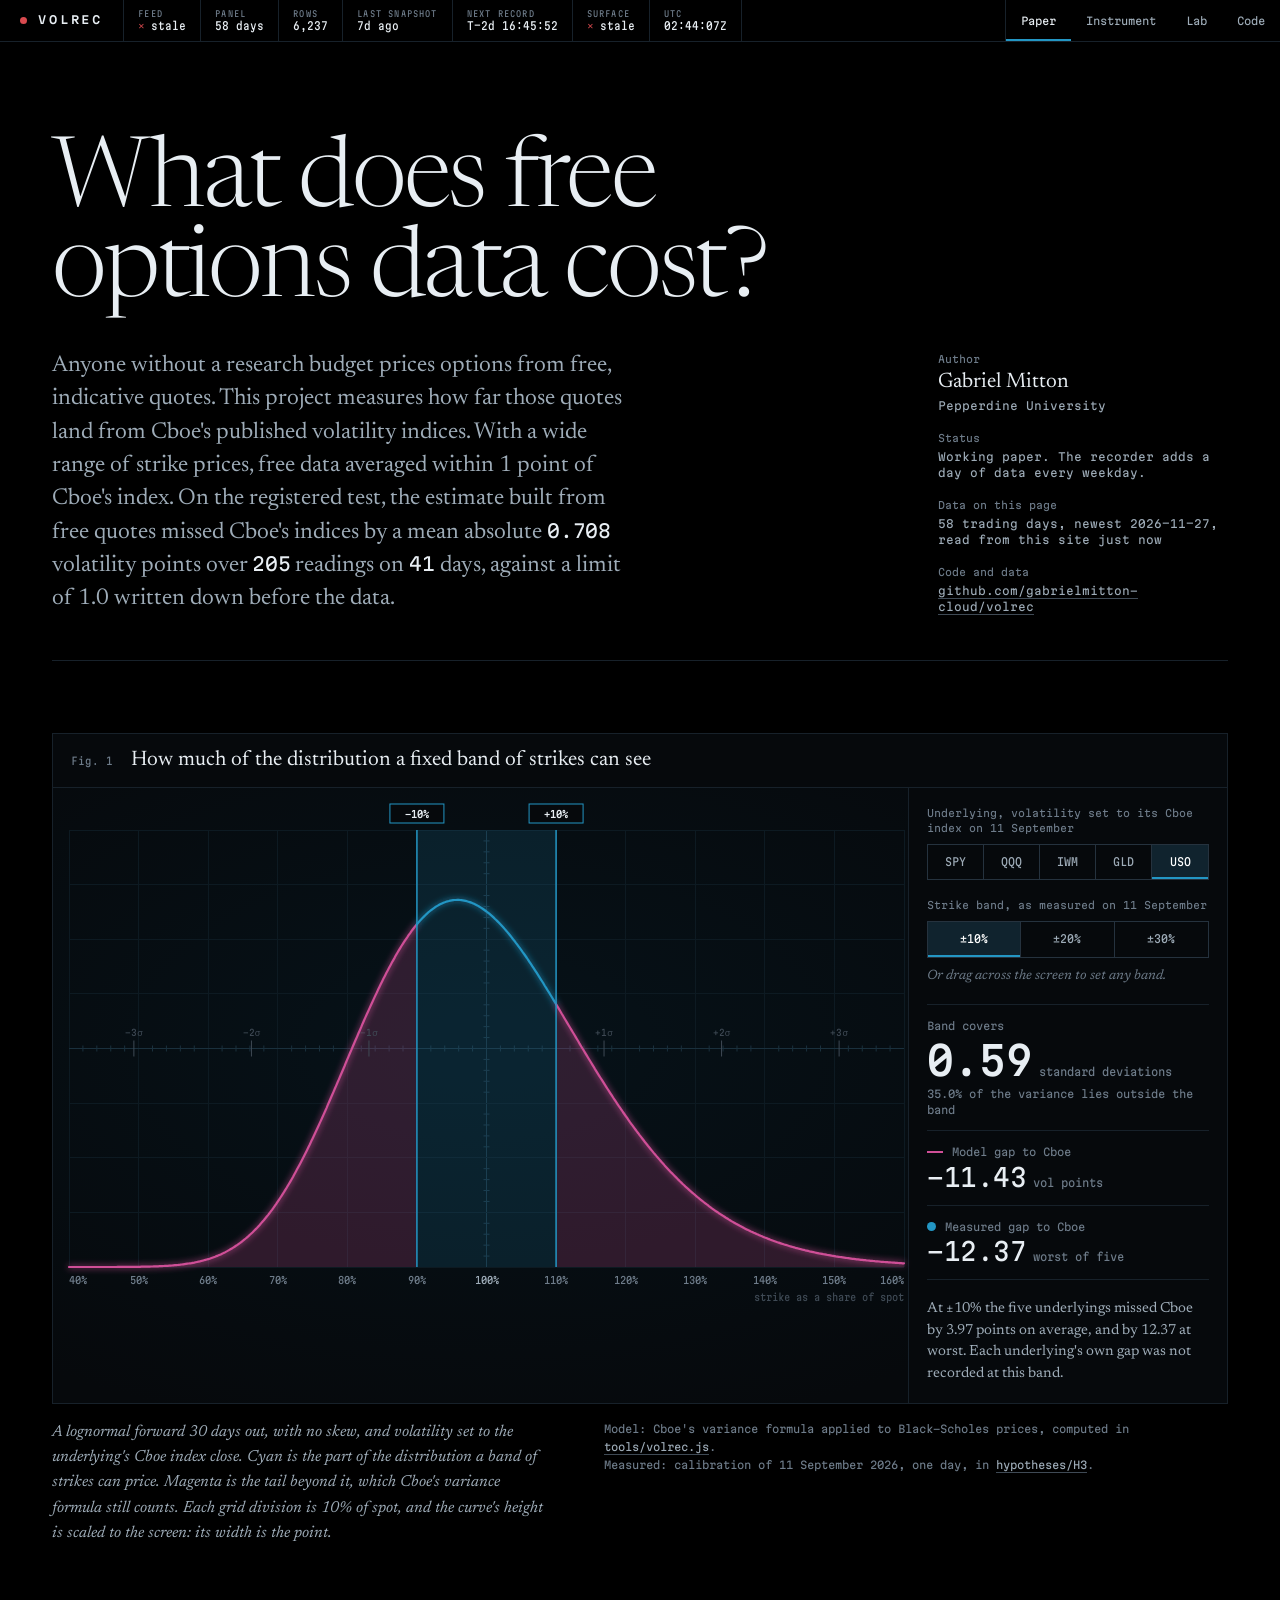
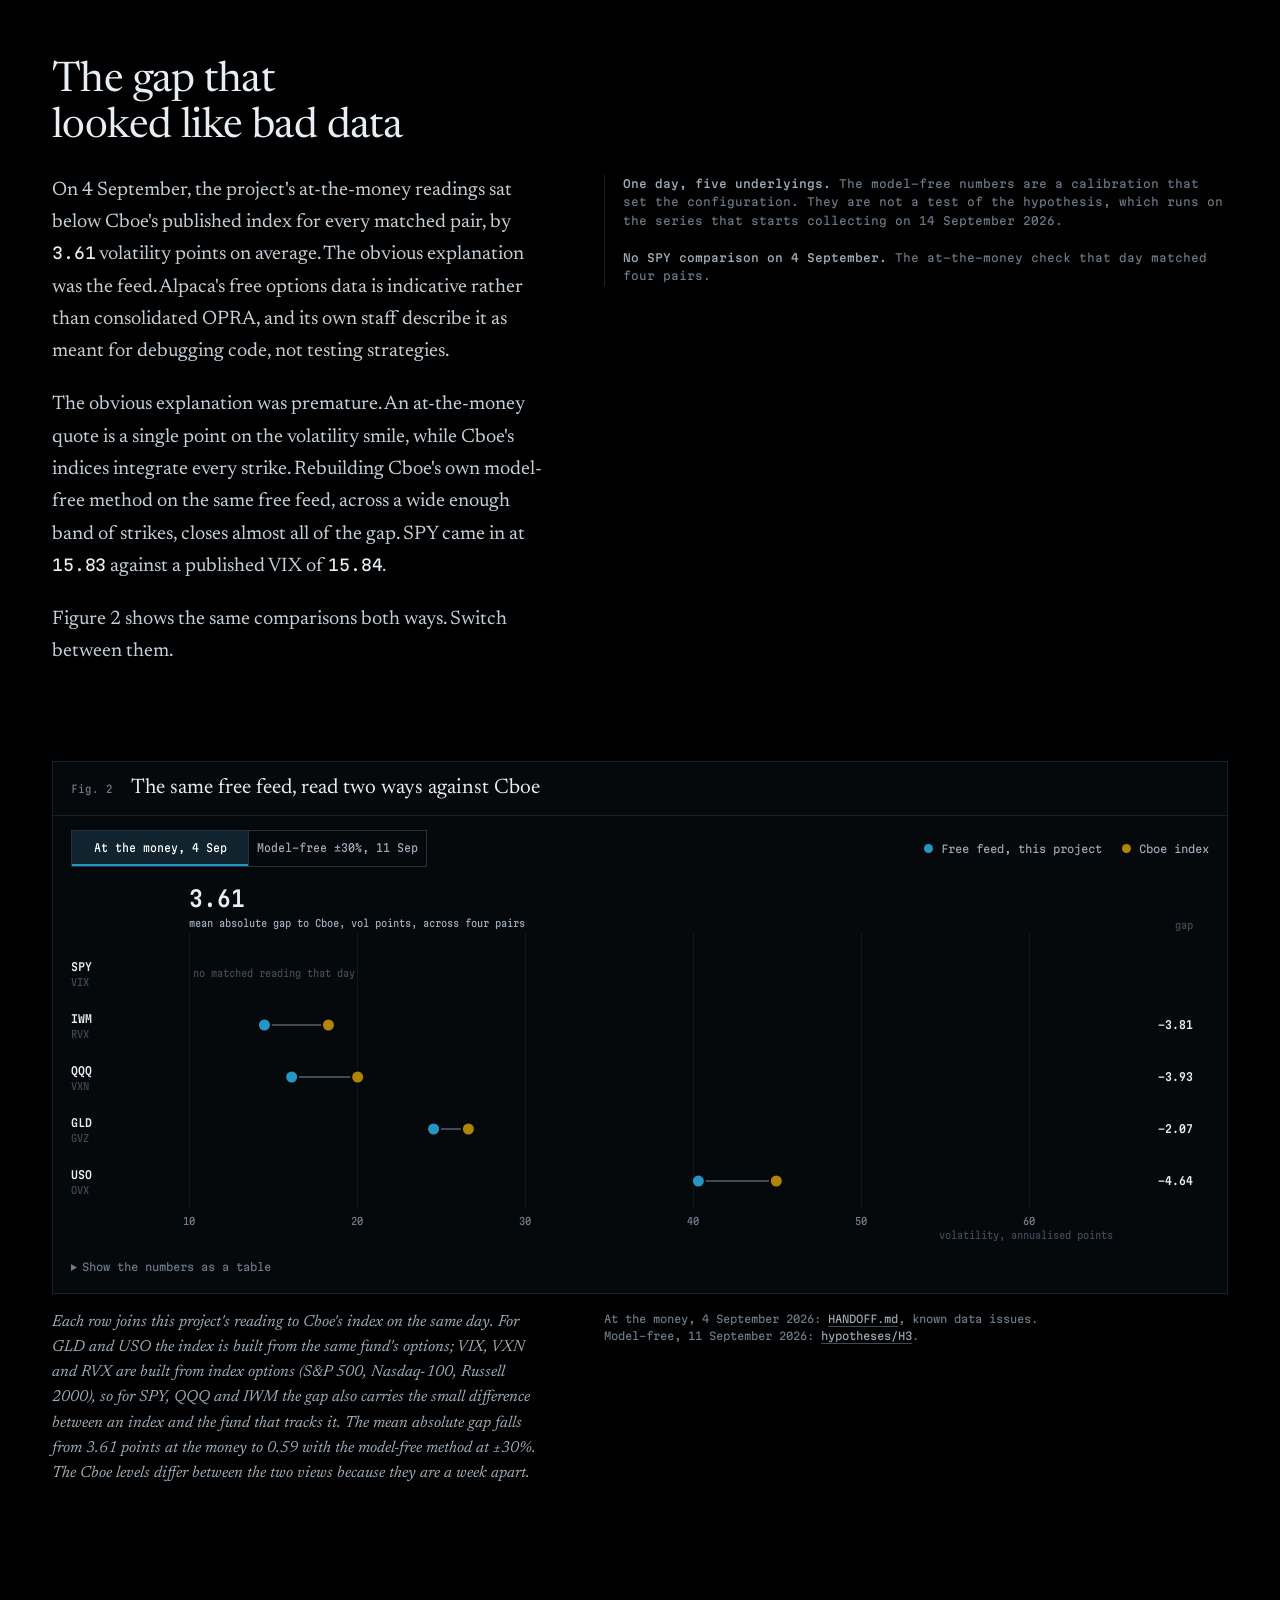
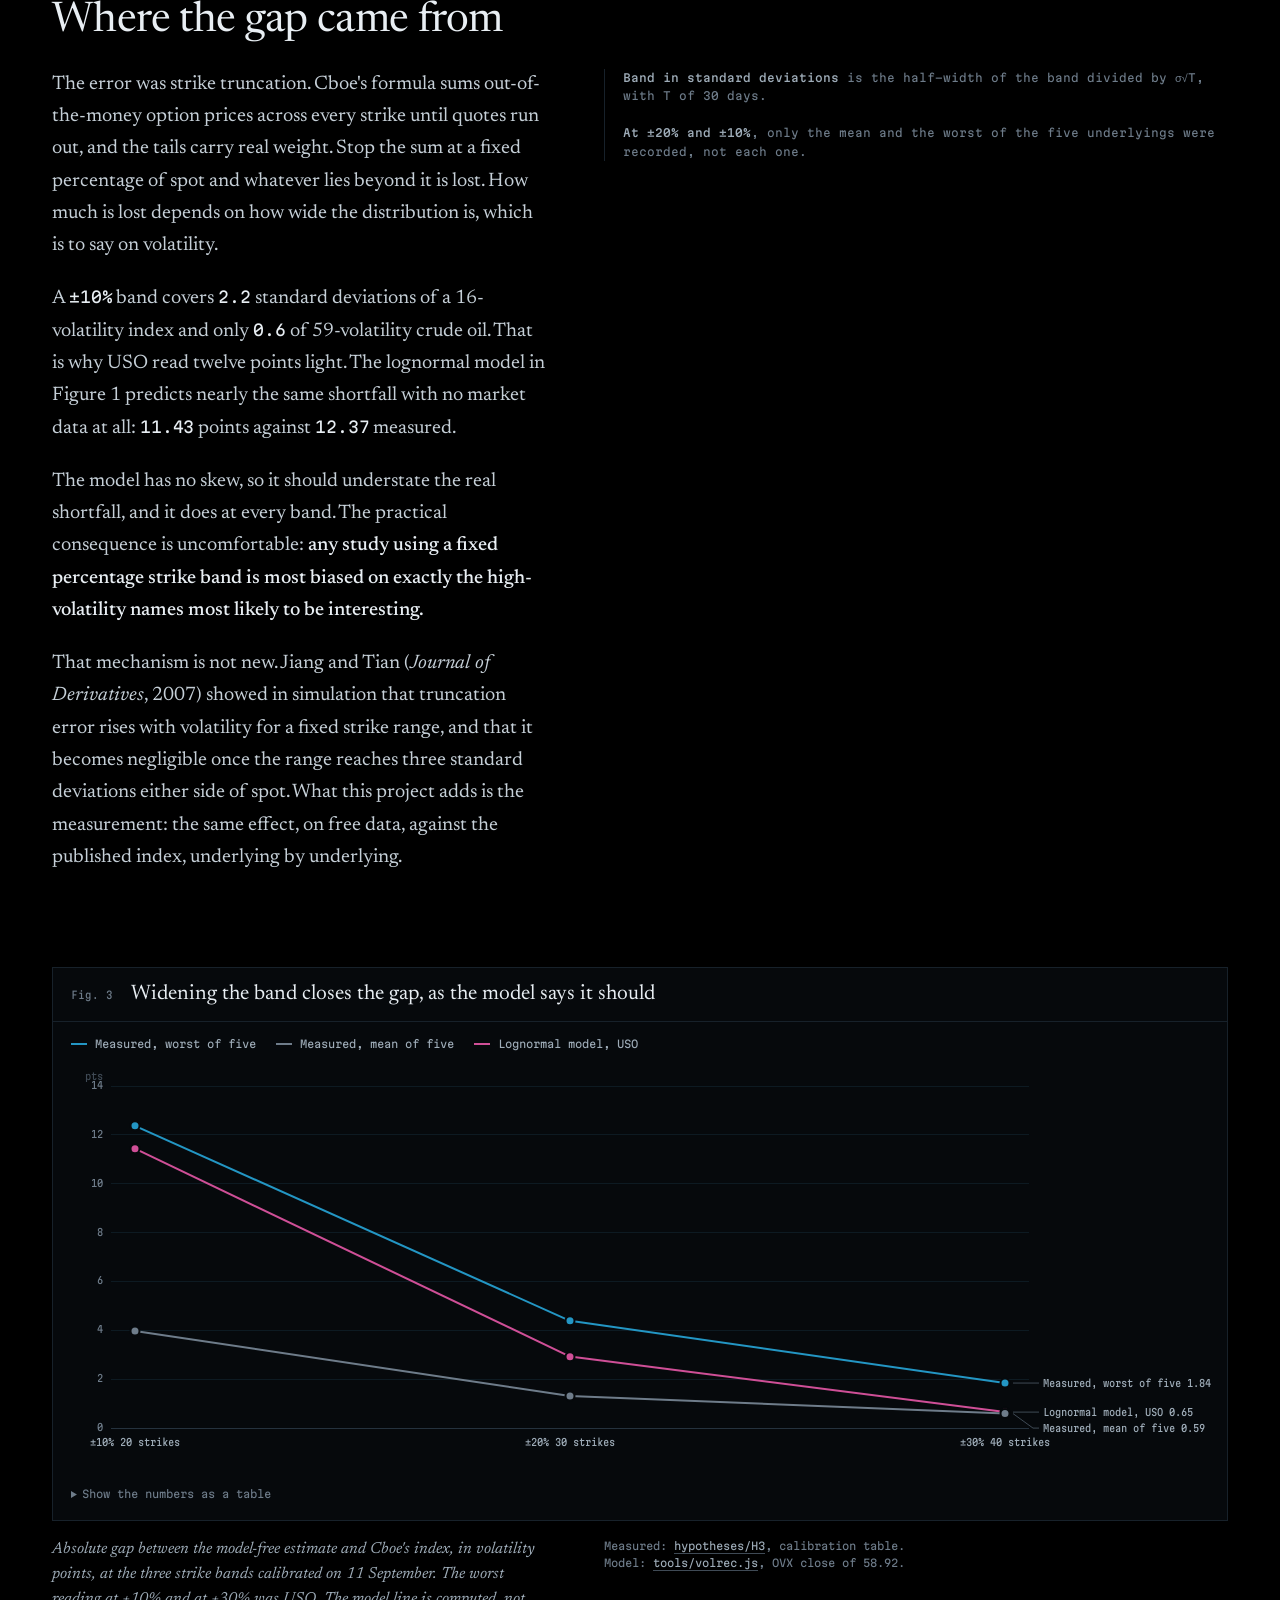
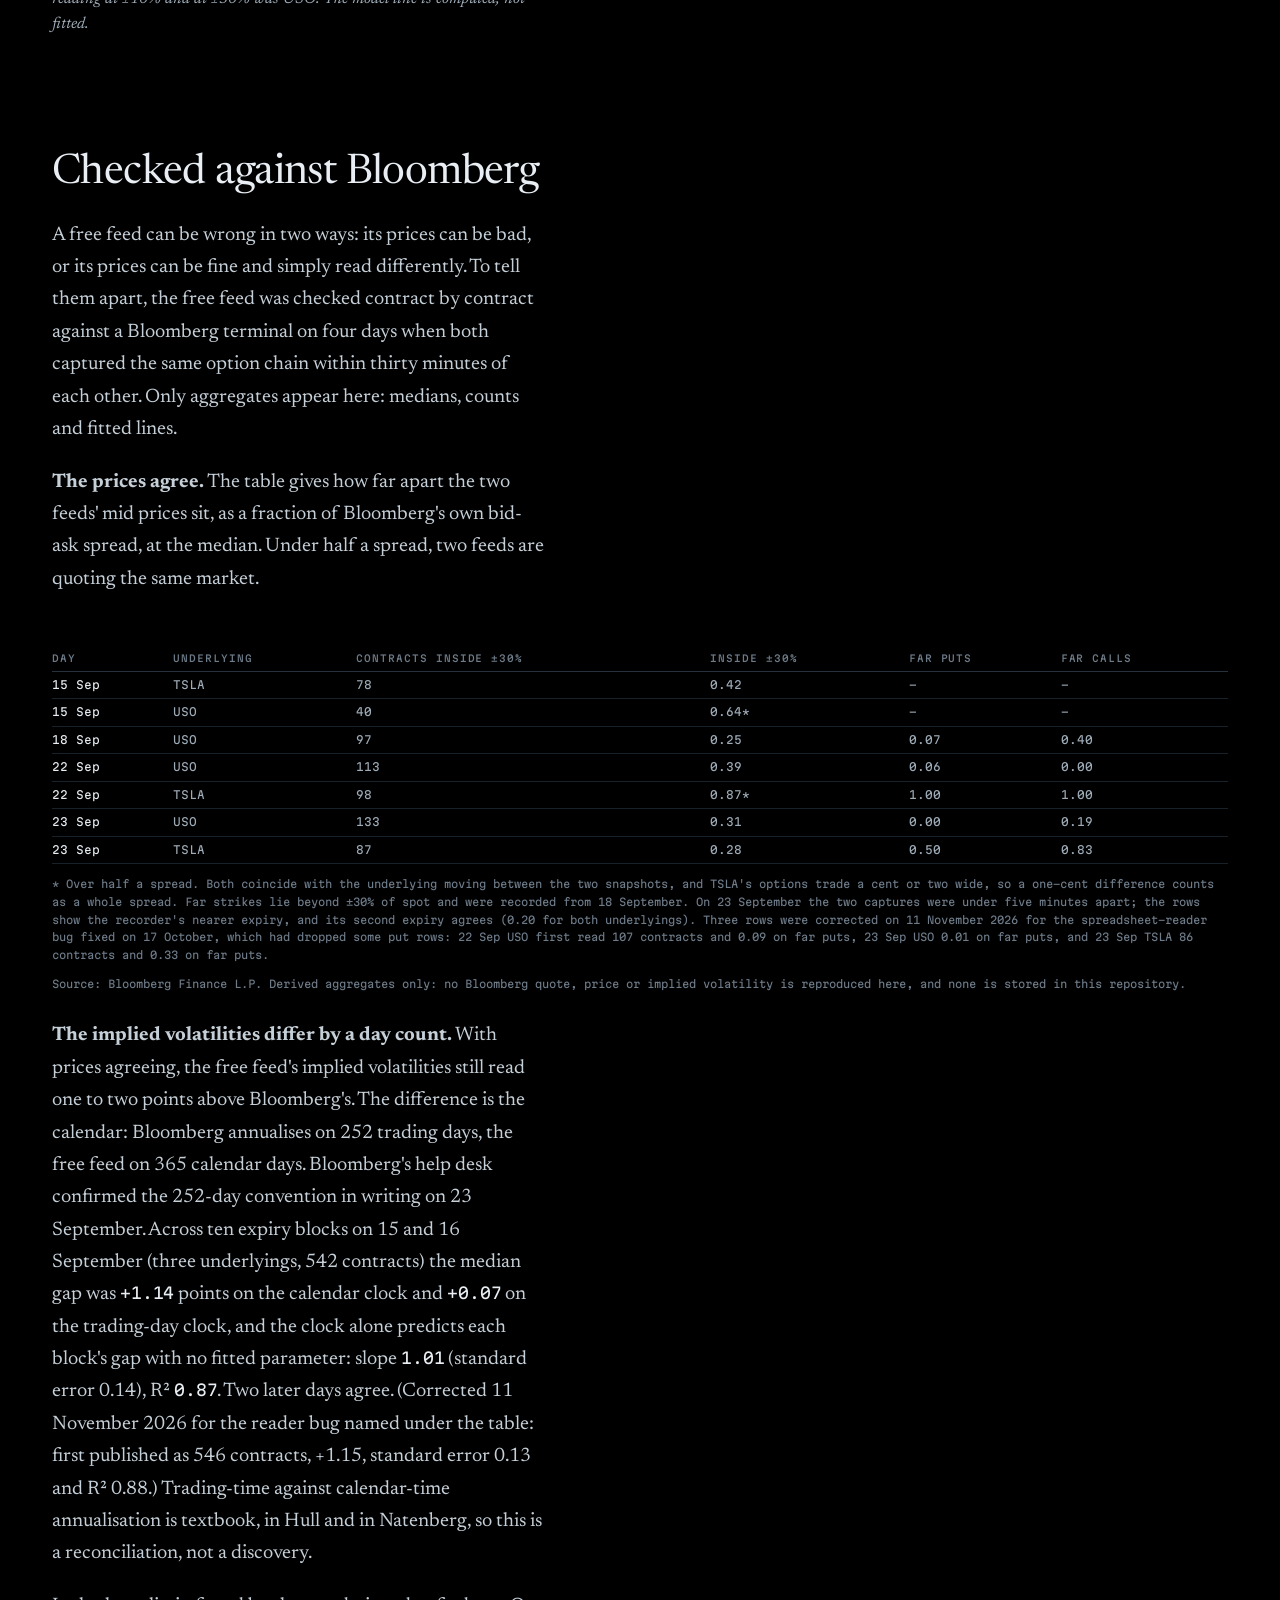
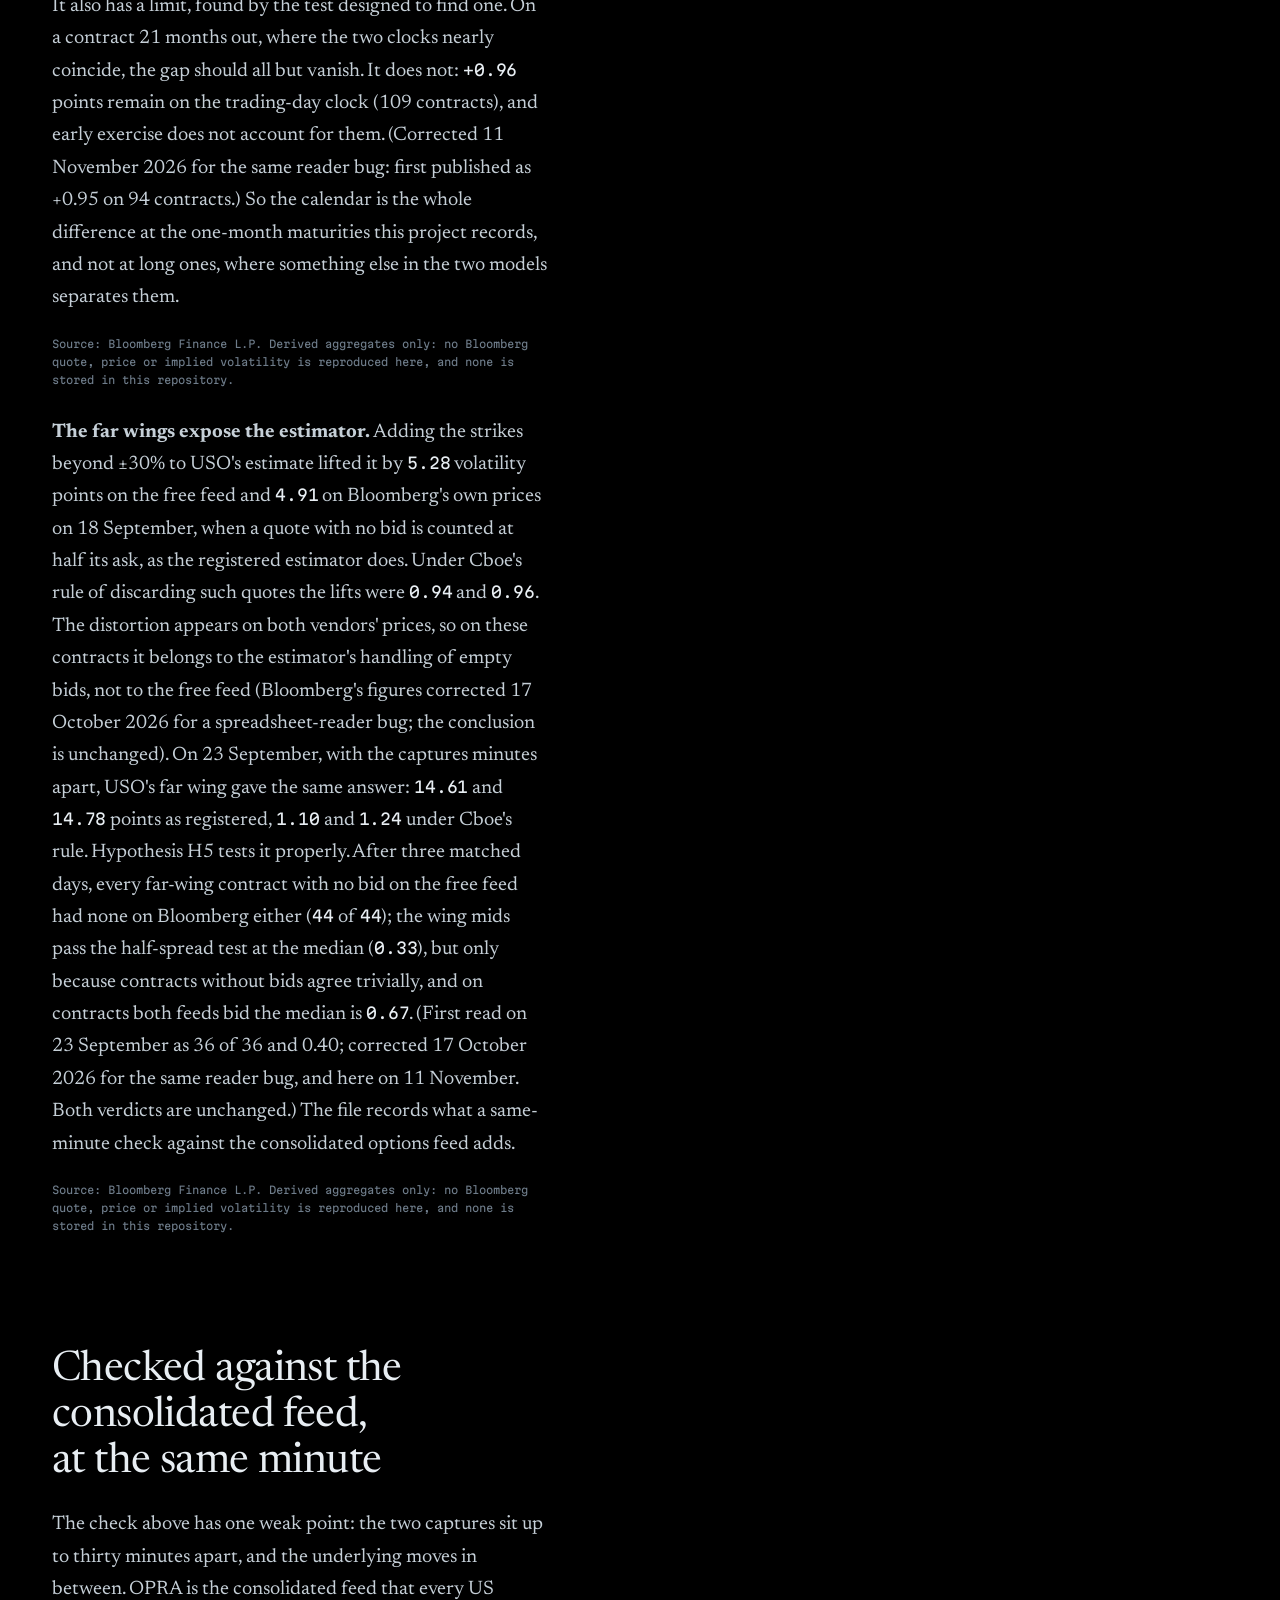
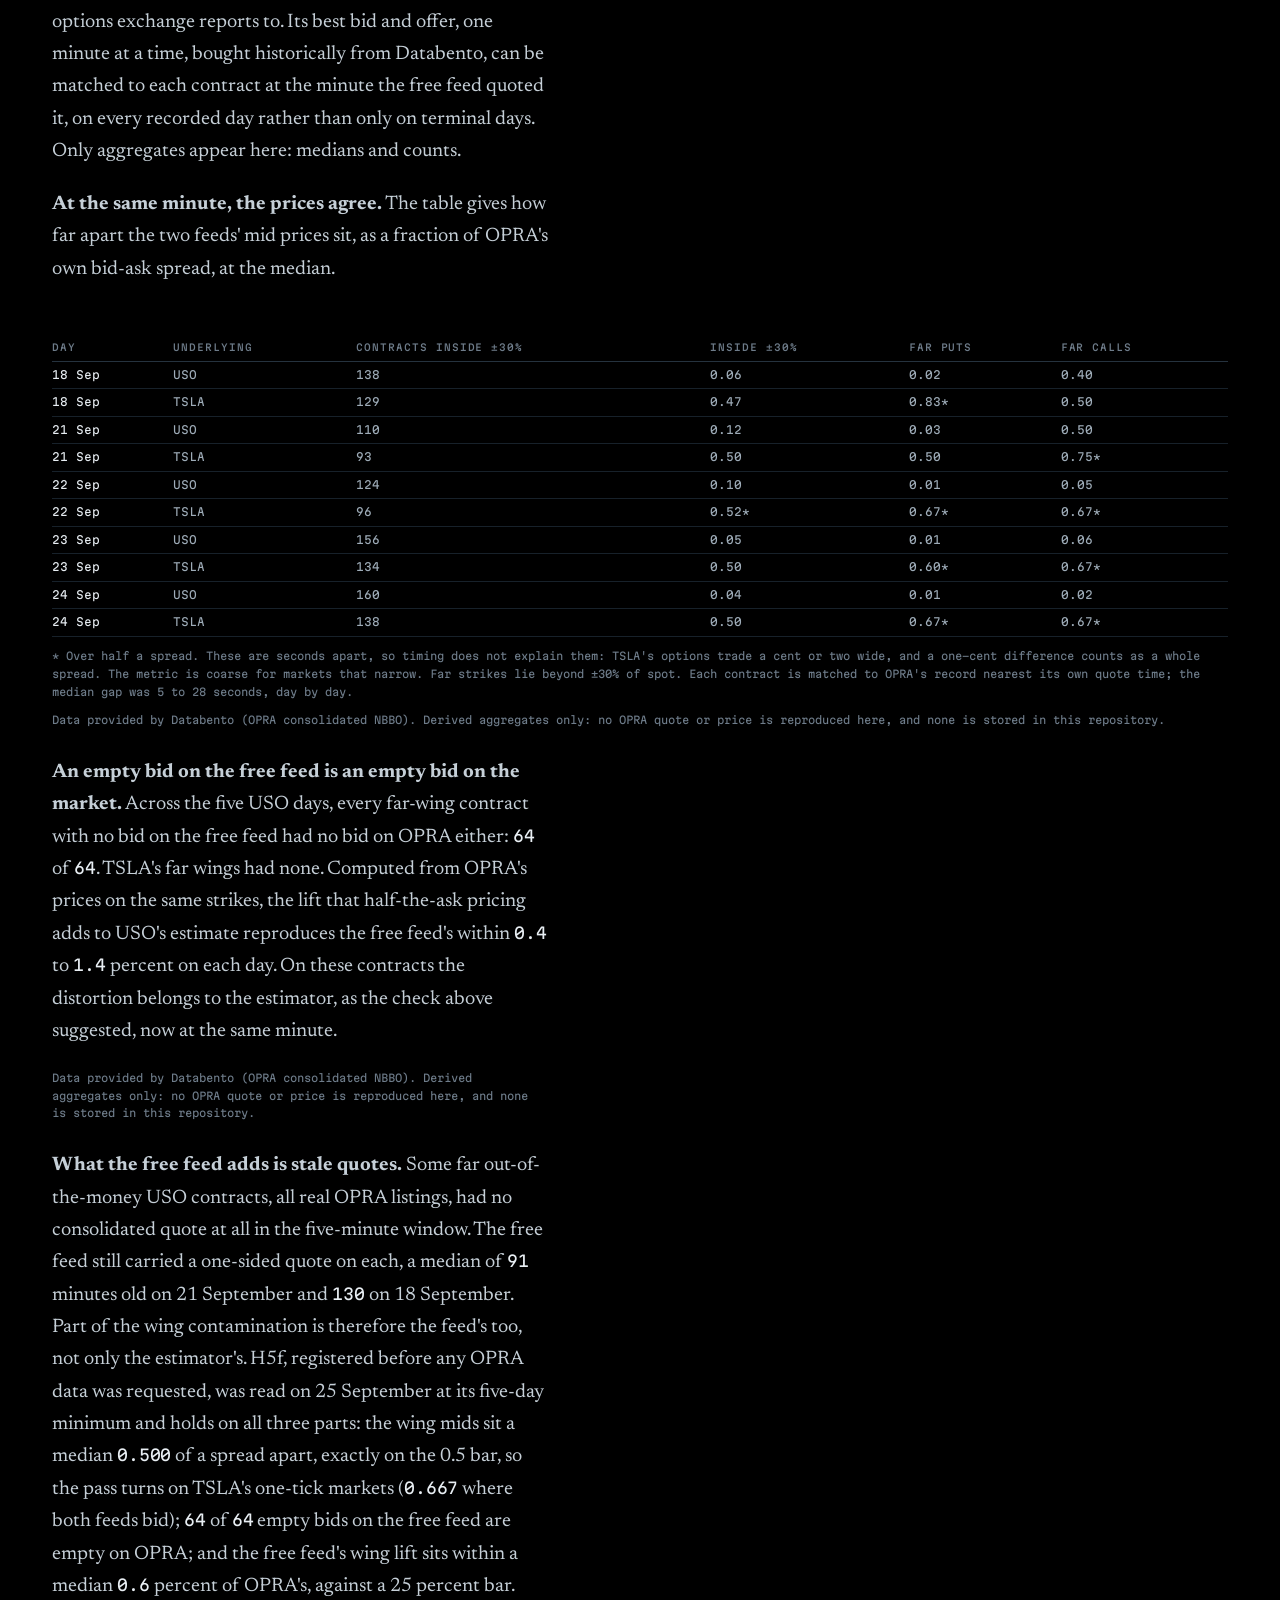
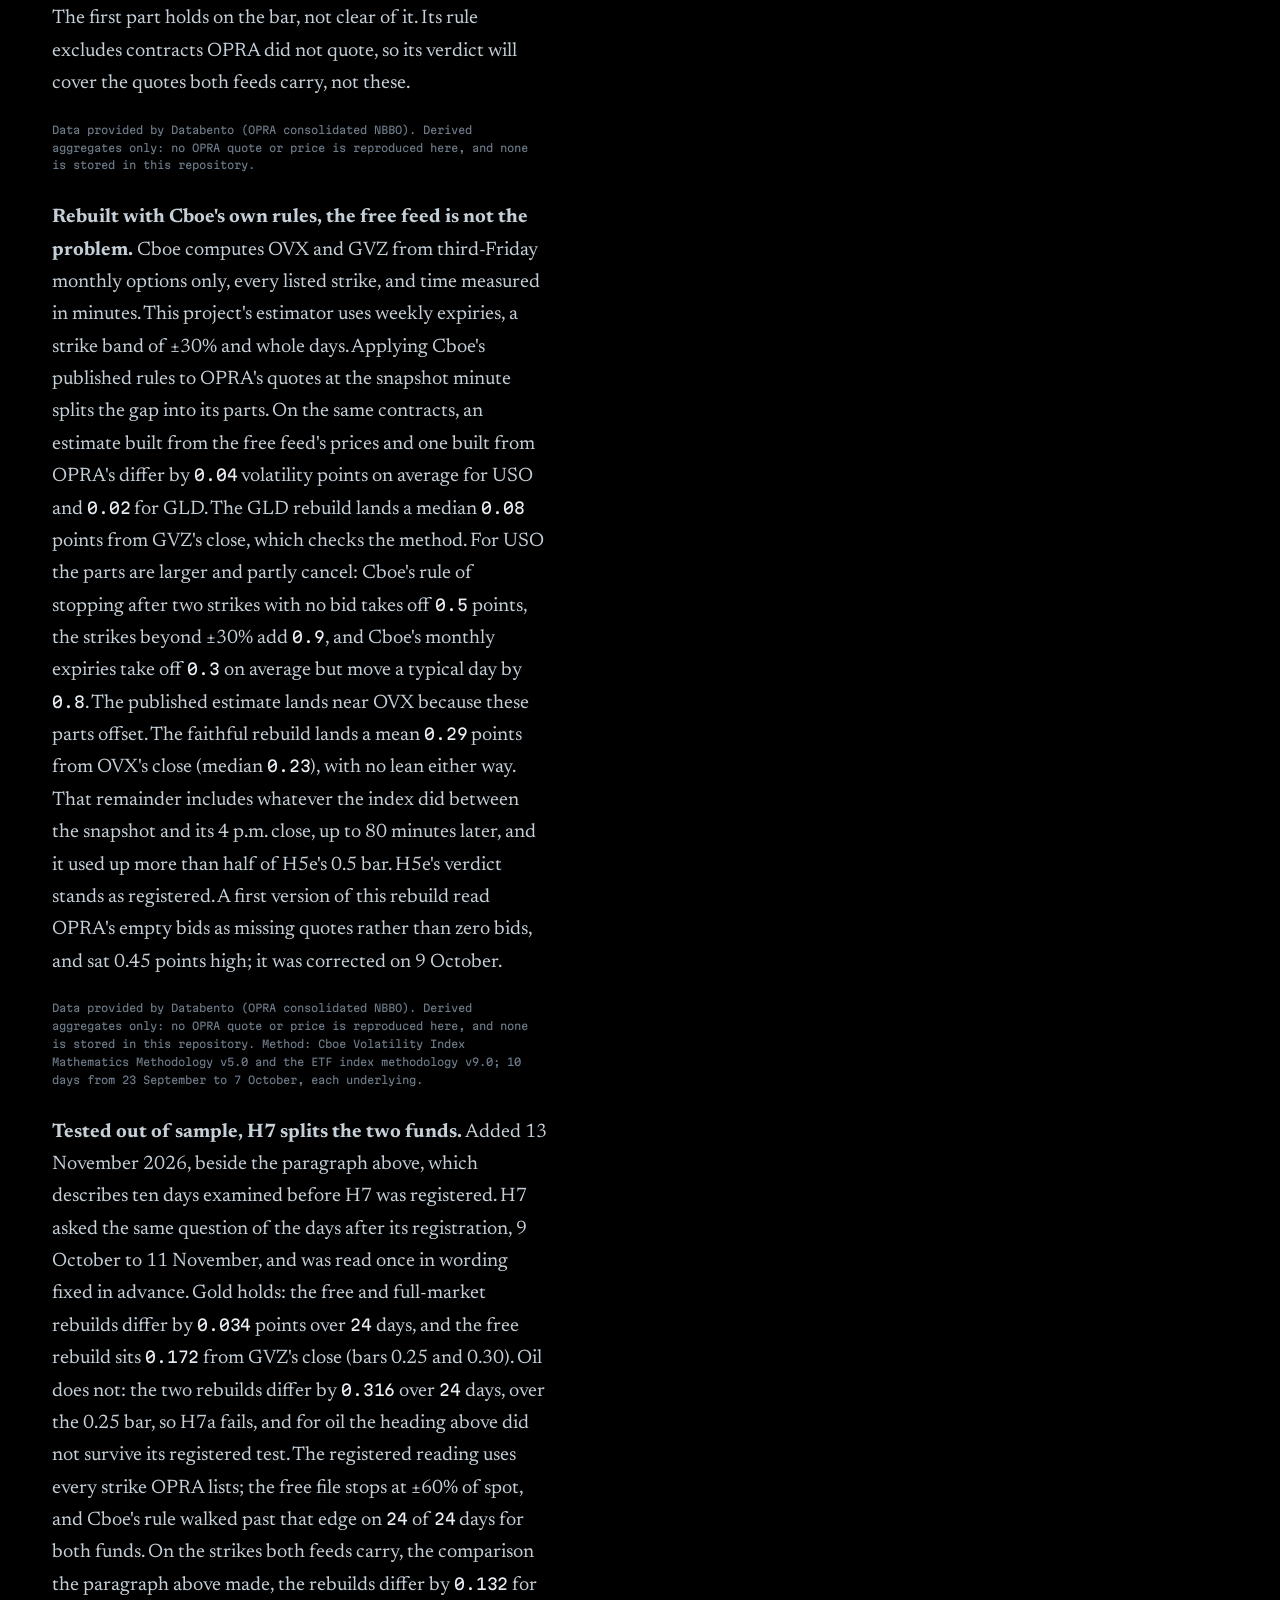
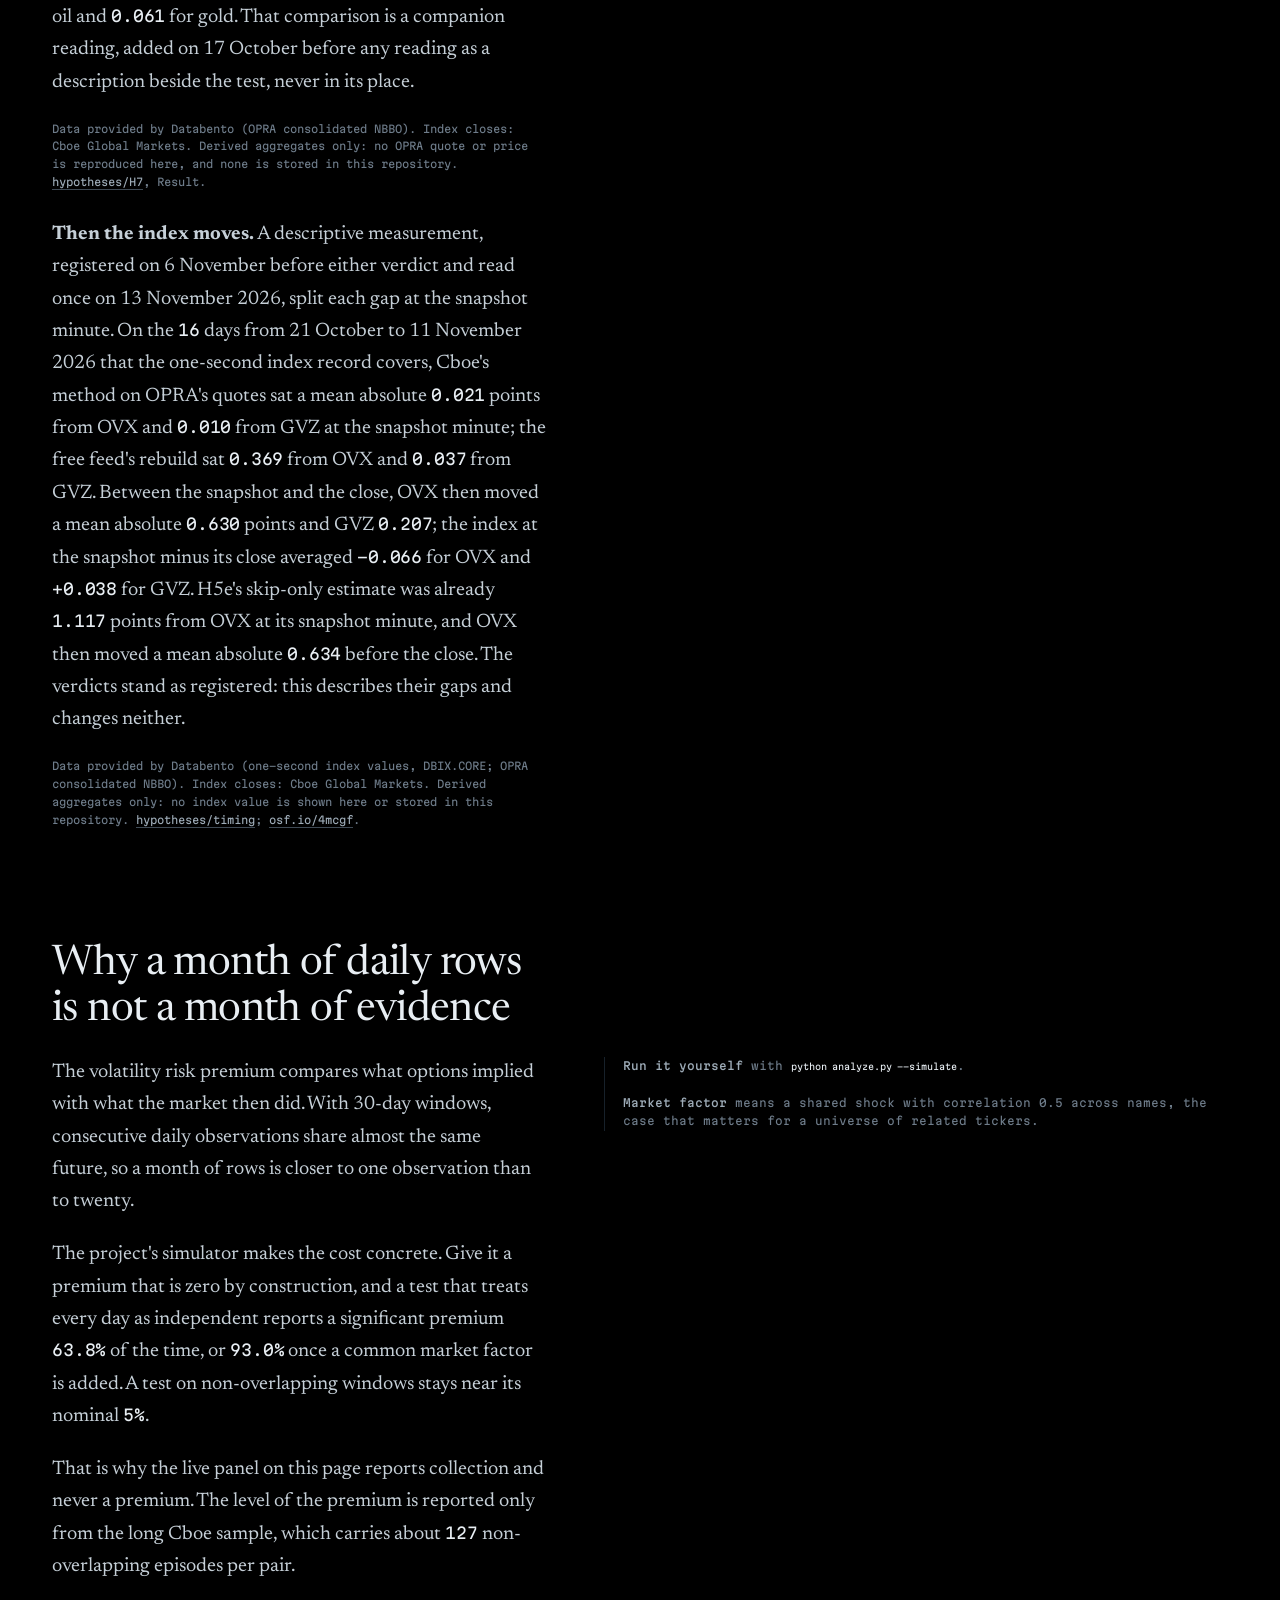
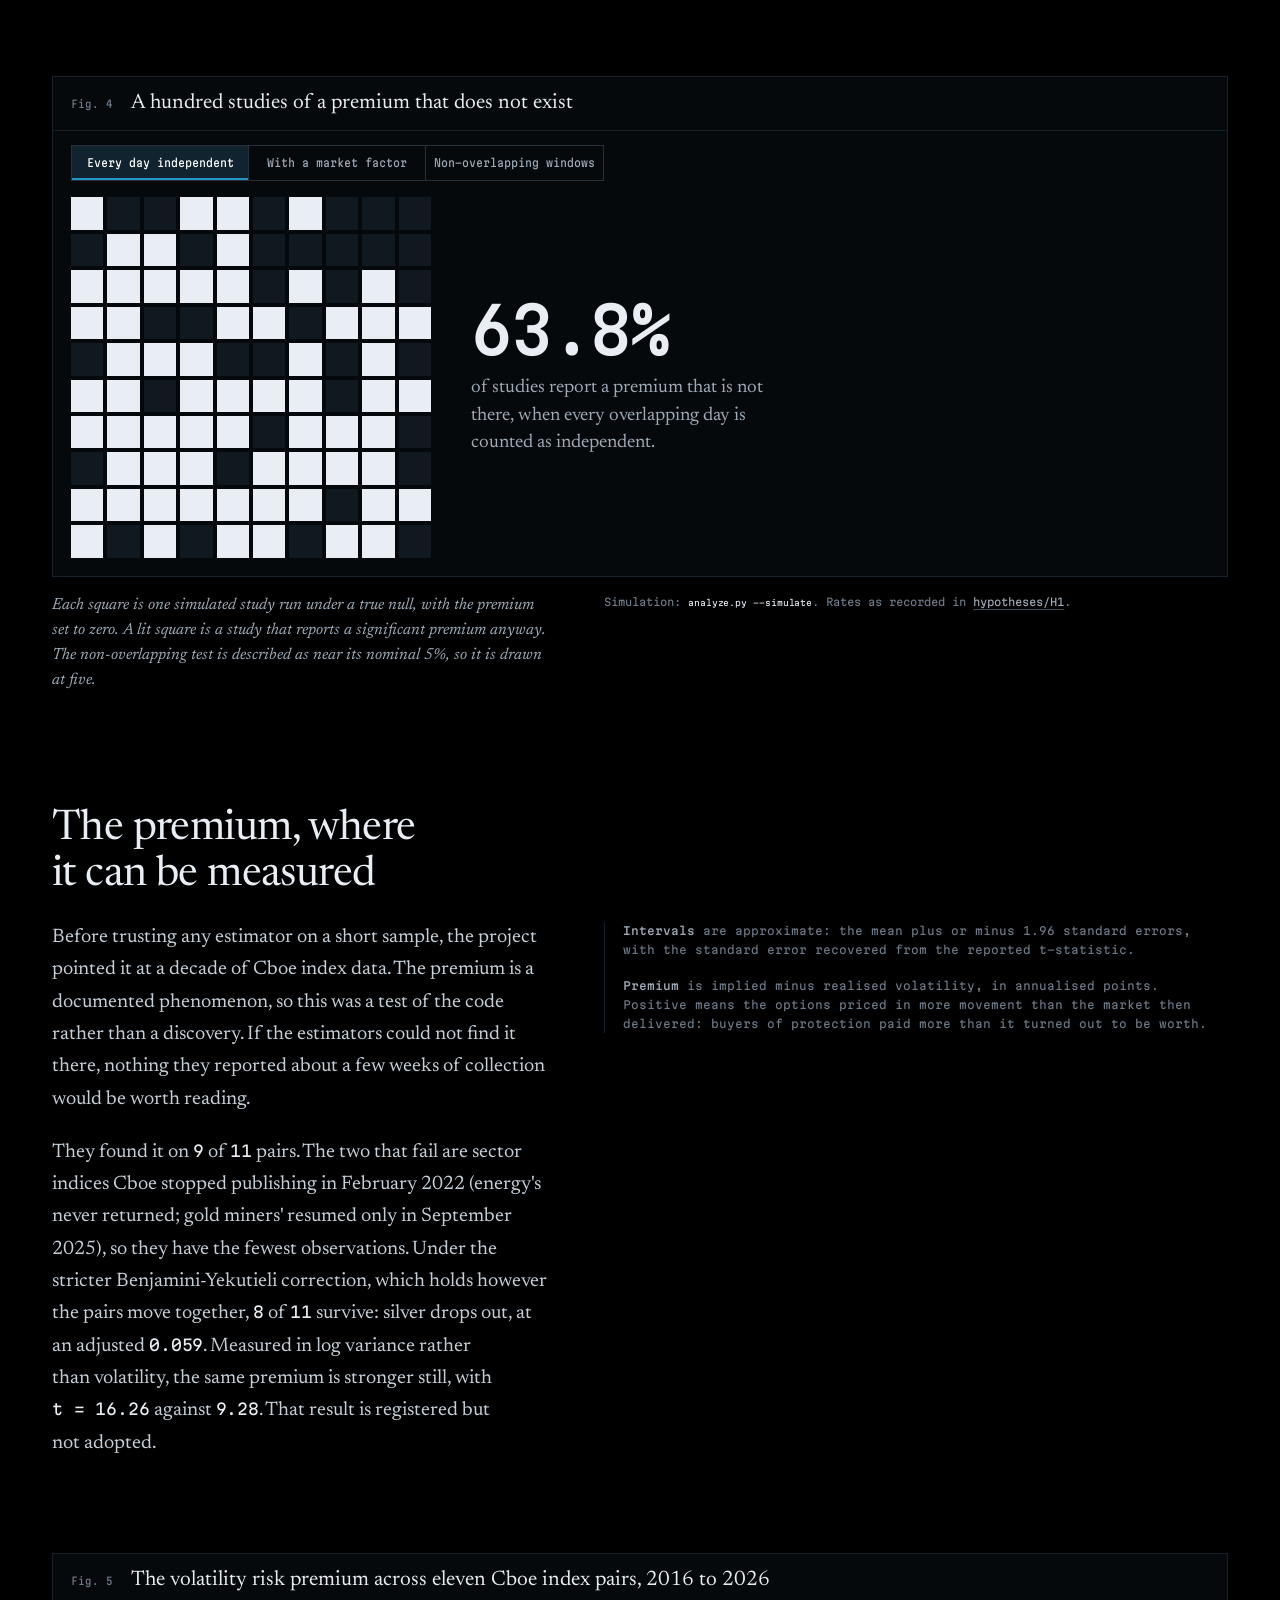
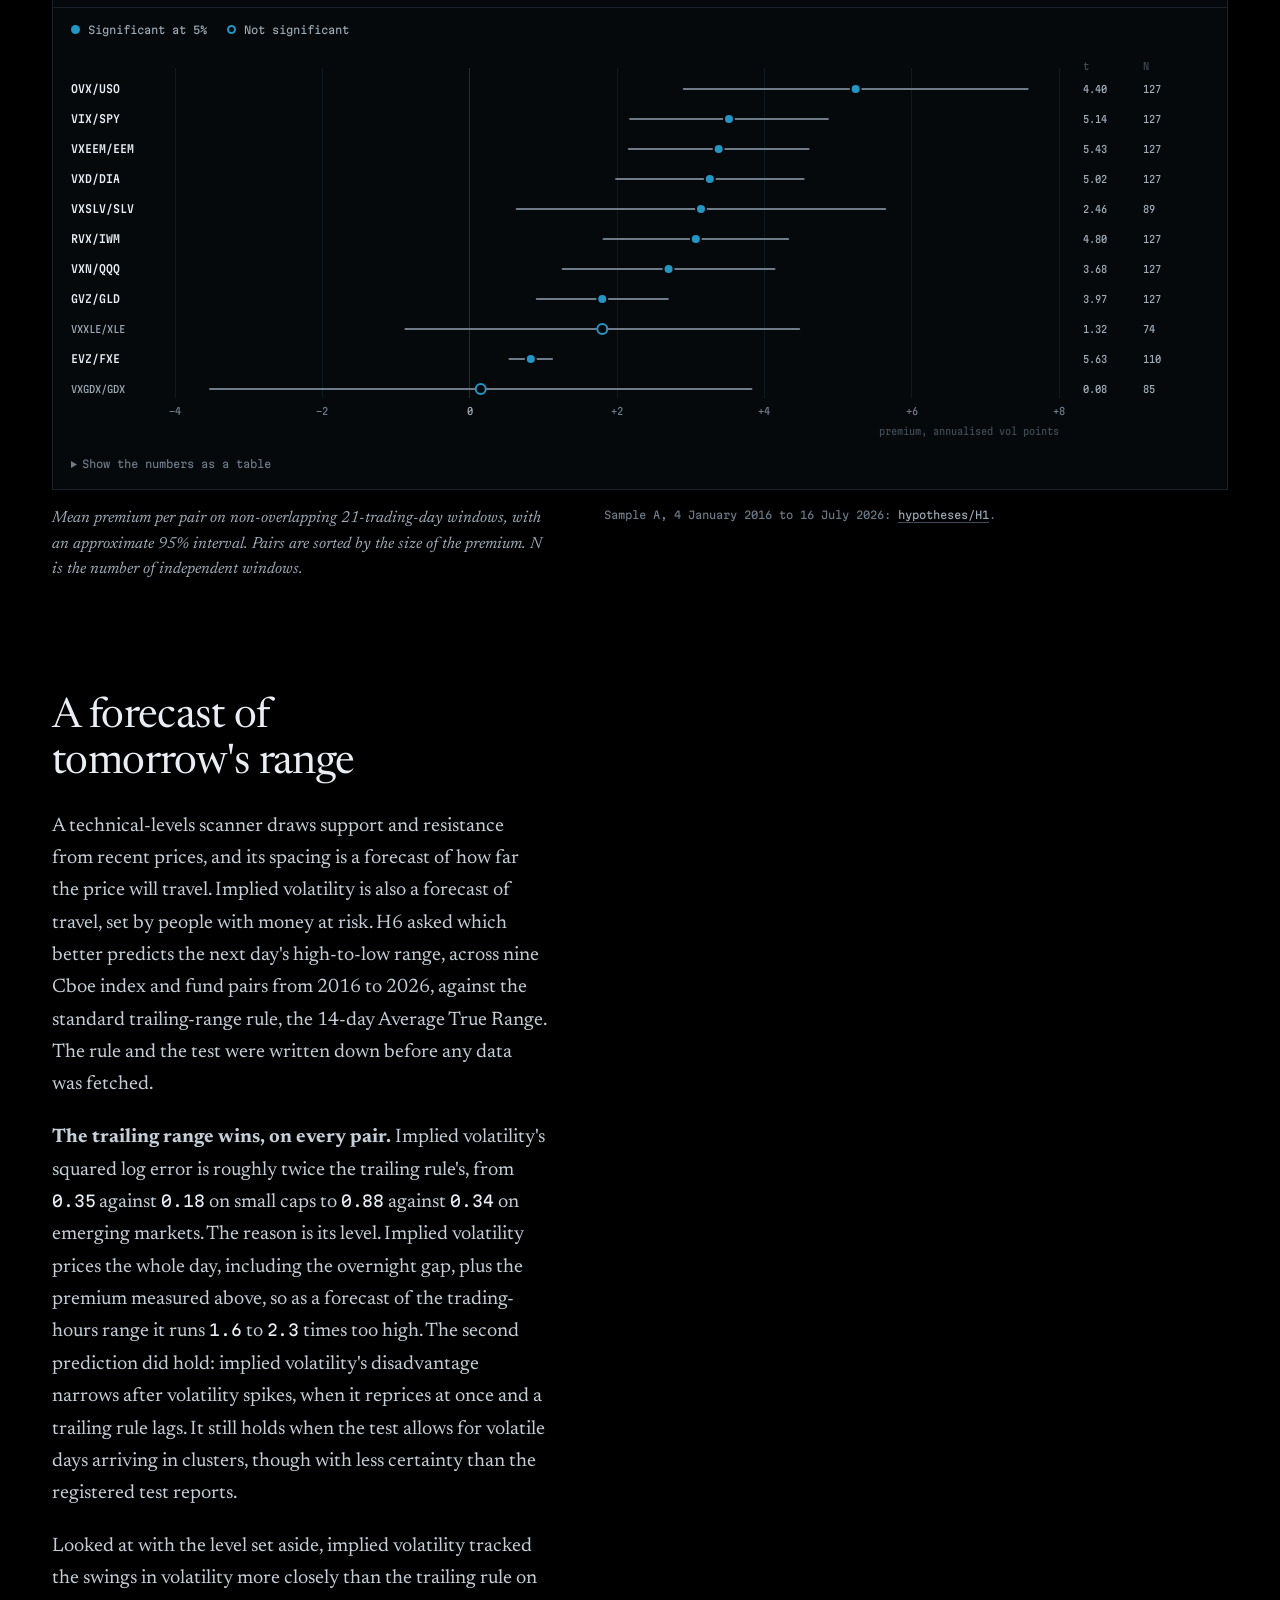
<file: index.html>
<!doctype html>
<html lang="en">
<head>
<meta charset="utf-8">
<meta name="viewport" content="width=device-width,initial-scale=1">
<title>What Free Options Data Costs</title>
<meta name="description" content="A zero-budget measurement of free, retail-grade option quotes against Cboe's published volatility indices. Gabriel Mitton, Pepperdine University.">
<meta property="og:type" content="website">
<meta property="og:site_name" content="volrec">
<meta property="og:title" content="What Free Options Data Costs">
<meta property="og:description" content="A zero-budget measurement of free, retail-grade option quotes against Cboe's published volatility indices. Gabriel Mitton, Pepperdine University.">
<meta property="og:url" content="https://gabrielmitton-cloud.github.io/volrec/">
<meta property="og:image" content="https://gabrielmitton-cloud.github.io/volrec/og/home.png">
<meta property="og:image:width" content="1200">
<meta property="og:image:height" content="630">
<meta property="og:image:alt" content="What Free Options Data Costs: free option quotes measured against Cboe's volatility indices">
<meta name="twitter:card" content="summary_large_image">
<meta name="theme-color" content="#000000">
<link rel="icon" href="data:image/svg+xml,%3Csvg xmlns='http://www.w3.org/2000/svg' viewBox='0 0 32 32'%3E%3Crect width='32' height='32' fill='%23000'/%3E%3Cpath d='M3 23C9 23 11 8 16 8s7 15 13 15' fill='none' stroke='%232396C4' stroke-width='2.6'/%3E%3C/svg%3E">
<link rel="preconnect" href="https://fonts.googleapis.com">
<link rel="preconnect" href="https://fonts.gstatic.com" crossorigin>
<link rel="stylesheet" href="https://fonts.googleapis.com/css2?family=Martian+Mono:wdth,wght@75..112.5,300..700&family=Newsreader:ital,opsz,wght@0,6..72,300..600;1,6..72,300..500&display=swap">
<link rel="stylesheet" href="tools/volrec.css?v=20261104">
</head>
<body>
<header class="rail" id="rail"></header>

<main class="paper">

  <section class="masthead">
    <div>
      <h1 class="title">What does free options data cost?</h1>
      <p class="dek">Anyone without a research budget prices options from free, indicative quotes. This project measures how far those quotes land from Cboe's published volatility indices. <!-- results:headline -->With a wide range of strike prices, free data averaged within 1 point of Cboe's index. On the registered test, the estimate built from free quotes missed Cboe's indices by a mean absolute <span class="m">0.708</span> volatility points over <span class="m">205</span> readings on <span class="m">41</span> days, against a limit of 1.0 written down before the data.<!-- /results:headline --></p>
    </div>
    <dl class="meta">
      <div><dt>Author</dt><dd class="byline">Gabriel Mitton</dd><dd>Pepperdine University</dd></div>
      <div><dt>Status</dt><dd>Working paper. The recorder adds a day of data every weekday.</dd></div>
      <div><dt>Data on this page</dt><dd id="meta-data">Reading the repository</dd></div>
      <div><dt>Code and data</dt><dd><a href="https://github.com/gabrielmitton-cloud/volrec">github.com/gabrielmitton-cloud/volrec</a></dd></div>
    </dl>
  </section>

  <!-- Figure 1 ------------------------------------------------------------ -->
  <figure class="fig" id="fig1">
    <div class="fig-frame">
      <div class="fig-head"><span class="fig-no">Fig. 1</span><h2 class="fig-title">How much of the distribution a fixed band of strikes can see</h2></div>
      <div class="scope">
        <div class="scope-screen" id="scope"></div>
        <div class="readout">
          <div>
            <p class="ctl-k">Underlying, volatility set to its Cboe index on 11 September</p>
            <div class="seg" id="u-seg" role="group" aria-label="underlying"></div>
          </div>
          <div>
            <p class="ctl-k">Strike band, as measured on 11 September</p>
            <div class="seg" id="b-seg" role="group" aria-label="strike band"></div>
            <p class="hint">Or drag across the screen to set any band.</p>
          </div>
          <div class="meas">
            <div class="meas-row">
              <span class="meas-k">Band covers</span>
              <span class="meas-v hero" id="r-sd">…</span>
              <span class="meas-sub" id="r-miss"></span>
            </div>
            <div class="meas-row">
              <span class="meas-k"><i class="sw-line" style="background:var(--model)"></i>Model gap to Cboe</span>
              <span class="meas-v" id="r-model">…</span>
            </div>
            <div class="meas-row">
              <span class="meas-k"><i class="sw-dot" style="background:var(--free)"></i>Measured gap to Cboe</span>
              <span class="meas-v" id="r-meas">…</span>
            </div>
          </div>
          <p class="r-note" id="r-note"></p>
        </div>
      </div>
    </div>
    <figcaption class="fig-cap">
      <p>A lognormal forward 30 days out, with no skew, and volatility set to the underlying's Cboe index close. Cyan is the part of the distribution a band of strikes can price. Magenta is the tail beyond it, which Cboe's variance formula still counts. Each grid division is 10% of spot, and the curve's height is scaled to the screen: its width is the point.</p>
      <div class="src">Model: Cboe's variance formula applied to Black-Scholes prices, computed in <a href="https://github.com/gabrielmitton-cloud/volrec/blob/main/tools/volrec.js">tools/volrec.js</a>.<br>Measured: calibration of 11 September 2026, one day, in <a href="https://github.com/gabrielmitton-cloud/volrec/blob/main/hypotheses/2026-09-12-h3-free-data-model-free.md">hypotheses/H3</a>.</div>
    </figcaption>
  </figure>

  <!-- Section 1 ----------------------------------------------------------- -->
  <section class="section">
    <h2>The gap that looked like bad data</h2>
    <div class="prose">
      <p>On 4 September, the project's at-the-money readings sat below Cboe's published index for every matched pair, by <span class="m">3.61</span> volatility points on average. The obvious explanation was the feed. Alpaca's free options data is indicative rather than consolidated OPRA, and its own staff describe it as meant for debugging code, not testing strategies.</p>
      <p>The obvious explanation was premature. An at-the-money quote is a single point on the volatility smile, while Cboe's indices integrate every strike. Rebuilding Cboe's own model-free method on the same free feed, across a wide enough band of strikes, closes almost all of the gap. SPY came in at <span class="m">15.83</span> against a published VIX of <span class="m">15.84</span>.</p>
      <p>Figure 2 shows the same comparisons both ways. Switch between them.</p>
    </div>
    <aside class="aside">
      <div><b>One day, five underlyings.</b> The model-free numbers are a calibration that set the configuration. They are not a test of the hypothesis, which runs on the series that starts collecting on 14 September 2026.</div>
      <div><b>No SPY comparison on 4 September.</b> The at-the-money check that day matched four pairs.</div>
    </aside>
    <figure class="fig" id="fig2">
      <div class="fig-frame">
        <div class="fig-head"><span class="fig-no">Fig. 2</span><h2 class="fig-title">The same free feed, read two ways against Cboe</h2></div>
        <div class="fig-tools">
          <div class="seg" id="d-seg" role="group" aria-label="method"></div>
          <div class="legend">
            <span><i class="sw-dot" style="background:var(--free)"></i>Free feed, this project</span>
            <span><i class="sw-dot" style="background:var(--cboe)"></i>Cboe index</span>
          </div>
        </div>
        <div class="fig-body">
          <div id="dumb"></div>
          <details class="tv"><summary>Show the numbers as a table</summary><div class="tv-wrap" id="dumb-table"></div></details>
        </div>
      </div>
      <figcaption class="fig-cap">
        <p>Each row joins this project's reading to Cboe's index on the same day. For GLD and USO the index is built from the same fund's options; VIX, VXN and RVX are built from index options (S&amp;P 500, Nasdaq-100, Russell 2000), so for SPY, QQQ and IWM the gap also carries the small difference between an index and the fund that tracks it. The mean absolute gap falls from 3.61 points at the money to 0.59 with the model-free method at ±30%. The Cboe levels differ between the two views because they are a week apart.</p>
        <div class="src">At the money, 4 September 2026: <a href="https://github.com/gabrielmitton-cloud/volrec/blob/main/HANDOFF.md">HANDOFF.md</a>, known data issues.<br>Model-free, 11 September 2026: <a href="https://github.com/gabrielmitton-cloud/volrec/blob/main/hypotheses/2026-09-12-h3-free-data-model-free.md">hypotheses/H3</a>.</div>
      </figcaption>
    </figure>
  </section>

  <!-- Section 2 ----------------------------------------------------------- -->
  <section class="section">
    <h2>Where the gap came from</h2>
    <div class="prose">
      <p>The error was strike truncation. Cboe's formula sums out-of-the-money option prices across every strike until quotes run out, and the tails carry real weight. Stop the sum at a fixed percentage of spot and whatever lies beyond it is lost. How much is lost depends on how wide the distribution is, which is to say on volatility.</p>
      <p>A <span class="m">±10%</span> band covers <span class="m">2.2</span> standard deviations of a 16-volatility index and only <span class="m">0.6</span> of 59-volatility crude oil. That is why USO read twelve points light. The lognormal model in Figure 1 predicts nearly the same shortfall with no market data at all: <span class="m">11.43</span> points against <span class="m">12.37</span> measured.</p>
      <p>The model has no skew, so it should understate the real shortfall, and it does at every band. The practical consequence is uncomfortable: <strong>any study using a fixed percentage strike band is most biased on exactly the high-volatility names most likely to be interesting.</strong></p>
      <p>That mechanism is not new. Jiang and Tian (<i>Journal of Derivatives</i>, 2007) showed in simulation that truncation error rises with volatility for a fixed strike range, and that it becomes negligible once the range reaches three standard deviations either side of spot. What this project adds is the measurement: the same effect, on free data, against the published index, underlying by underlying.</p>
    </div>
    <aside class="aside">
      <div><b>Band in standard deviations</b> is the half-width of the band divided by σ√T, with T of 30 days.</div>
      <div><b>At ±20% and ±10%</b>, only the mean and the worst of the five underlyings were recorded, not each one.</div>
    </aside>
    <figure class="fig" id="fig3">
      <div class="fig-frame">
        <div class="fig-head"><span class="fig-no">Fig. 3</span><h2 class="fig-title">Widening the band closes the gap, as the model says it should</h2></div>
        <div class="fig-tools">
          <div class="legend">
            <span><i class="sw-line" style="background:var(--free)"></i>Measured, worst of five</span>
            <span><i class="sw-line" style="background:var(--ink-3)"></i>Measured, mean of five</span>
            <span><i class="sw-line" style="background:var(--model)"></i>Lognormal model, USO</span>
          </div>
        </div>
        <div class="fig-body">
          <div id="trunc"></div>
          <details class="tv"><summary>Show the numbers as a table</summary><div class="tv-wrap" id="trunc-table"></div></details>
        </div>
      </div>
      <figcaption class="fig-cap">
        <p>Absolute gap between the model-free estimate and Cboe's index, in volatility points, at the three strike bands calibrated on 11 September. The worst reading at ±10% and at ±30% was USO. The model line is computed, not fitted.</p>
        <div class="src">Measured: <a href="https://github.com/gabrielmitton-cloud/volrec/blob/main/hypotheses/2026-09-12-h3-free-data-model-free.md">hypotheses/H3</a>, calibration table.<br>Model: <a href="https://github.com/gabrielmitton-cloud/volrec/blob/main/tools/volrec.js">tools/volrec.js</a>, OVX close of 58.92.</div>
      </figcaption>
    </figure>
  </section>

  <!-- Section 3 ----------------------------------------------------------- -->
  <!-- Bloomberg cross-check: DERIVED AGGREGATES ONLY (Pepperdine's subscription terms,
       confirmed 17 Sep 2026: derived figures may be published with "Source: Bloomberg
       Finance L.P."; raw Bloomberg data may not enter an open repository). Static text,
       never loaded from a file. tools/pressure_test.py section K enforces all of this. -->
  <section class="section" id="bloomberg">
    <h2>Checked against Bloomberg</h2>
    <div class="prose">
      <p>A free feed can be wrong in two ways: its prices can be bad, or its prices can be fine and simply read differently. To tell them apart, the free feed was checked contract by contract against a Bloomberg terminal on four days when both captured the same option chain within thirty minutes of each other. Only aggregates appear here: medians, counts and fitted lines.</p>
      <p><b>The prices agree.</b> The table gives how far apart the two feeds' mid prices sit, as a fraction of Bloomberg's own bid-ask spread, at the median. Under half a spread, two feeds are quoting the same market.</p>
    </div>
    <div class="fig" style="grid-column:1/-1;margin-top:28px">
      <div class="ledger-wrap"><table class="data">
        <thead><tr><th>Day</th><th>Underlying</th><th>Contracts inside ±30%</th><th>Inside ±30%</th><th>Far puts</th><th>Far calls</th></tr></thead>
        <tbody>
          <tr><td>15 Sep</td><td>TSLA</td><td>78</td><td>0.42</td><td>–</td><td>–</td></tr>
          <tr><td>15 Sep</td><td>USO</td><td>40</td><td>0.64*</td><td>–</td><td>–</td></tr>
          <tr><td>18 Sep</td><td>USO</td><td>97</td><td>0.25</td><td>0.07</td><td>0.40</td></tr>
          <tr><td>22 Sep</td><td>USO</td><td>113</td><td>0.39</td><td>0.06</td><td>0.00</td></tr>
          <tr><td>22 Sep</td><td>TSLA</td><td>98</td><td>0.87*</td><td>1.00</td><td>1.00</td></tr>
          <tr><td>23 Sep</td><td>USO</td><td>133</td><td>0.31</td><td>0.00</td><td>0.19</td></tr>
          <tr><td>23 Sep</td><td>TSLA</td><td>87</td><td>0.28</td><td>0.50</td><td>0.83</td></tr>
        </tbody>
      </table></div>
      <p class="src">* Over half a spread. Both coincide with the underlying moving between the two snapshots, and TSLA's options trade a cent or two wide, so a one-cent difference counts as a whole spread. Far strikes lie beyond ±30% of spot and were recorded from 18 September. On 23 September the two captures were under five minutes apart; the rows show the recorder's nearer expiry, and its second expiry agrees (0.20 for both underlyings). Three rows were corrected on 11 November 2026 for the spreadsheet-reader bug fixed on 17 October, which had dropped some put rows: 22 Sep USO first read 107 contracts and 0.09 on far puts, 23 Sep USO 0.01 on far puts, and 23 Sep TSLA 86 contracts and 0.33 on far puts.</p>
      <div class="src">Source: Bloomberg Finance L.P. Derived aggregates only: no Bloomberg quote, price or implied volatility is reproduced here, and none is stored in this repository.</div>
    </div>
    <div class="prose" style="margin-top:28px">
      <p><b>The implied volatilities differ by a day count.</b> With prices agreeing, the free feed's implied volatilities still read one to two points above Bloomberg's. The difference is the calendar: Bloomberg annualises on 252 trading days, the free feed on 365 calendar days. Bloomberg's help desk confirmed the 252-day convention in writing on 23 September. Across ten expiry blocks on 15 and 16 September (three underlyings, 542 contracts) the median gap was <span class="m">+1.14</span> points on the calendar clock and <span class="m">+0.07</span> on the trading-day clock, and the clock alone predicts each block's gap with no fitted parameter: slope <span class="m">1.01</span> (standard error 0.14), R² <span class="m">0.87</span>. Two later days agree. (Corrected 11 November 2026 for the reader bug named under the table: first published as 546 contracts, +1.15, standard error 0.13 and R² 0.88.) Trading-time against calendar-time annualisation is textbook, in Hull and in Natenberg, so this is a reconciliation, not a discovery.</p>
      <p>It also has a limit, found by the test designed to find one. On a contract 21 months out, where the two clocks nearly coincide, the gap should all but vanish. It does not: <span class="m">+0.96</span> points remain on the trading-day clock (109 contracts), and early exercise does not account for them. (Corrected 11 November 2026 for the same reader bug: first published as +0.95 on 94 contracts.) So the calendar is the whole difference at the one-month maturities this project records, and not at long ones, where something else in the two models separates them.</p>
      <div class="src">Source: Bloomberg Finance L.P. Derived aggregates only: no Bloomberg quote, price or implied volatility is reproduced here, and none is stored in this repository.</div>
    </div>
    <div class="prose" style="margin-top:28px">
      <p><b>The far wings expose the estimator.</b> Adding the strikes beyond ±30% to USO's estimate lifted it by <span class="m">5.28</span> volatility points on the free feed and <span class="m">4.91</span> on Bloomberg's own prices on 18 September, when a quote with no bid is counted at half its ask, as the registered estimator does. Under Cboe's rule of discarding such quotes the lifts were <span class="m">0.94</span> and <span class="m">0.96</span>. The distortion appears on both vendors' prices, so on these contracts it belongs to the estimator's handling of empty bids, not to the free feed (Bloomberg's figures corrected 17 October 2026 for a spreadsheet-reader bug; the conclusion is unchanged). On 23 September, with the captures minutes apart, USO's far wing gave the same answer: <span class="m">14.61</span> and <span class="m">14.78</span> points as registered, <span class="m">1.10</span> and <span class="m">1.24</span> under Cboe's rule. Hypothesis H5 tests it properly. After three matched days, every far-wing contract with no bid on the free feed had none on Bloomberg either (<span class="m">44</span> of <span class="m">44</span>); the wing mids pass the half-spread test at the median (<span class="m">0.33</span>), but only because contracts without bids agree trivially, and on contracts both feeds bid the median is <span class="m">0.67</span>. (First read on 23 September as 36 of 36 and 0.40; corrected 17 October 2026 for the same reader bug, and here on 11 November. Both verdicts are unchanged.) The file records what a same-minute check against the consolidated options feed adds.</p>
      <div class="src">Source: Bloomberg Finance L.P. Derived aggregates only: no Bloomberg quote, price or implied volatility is reproduced here, and none is stored in this repository.</div>
    </div>
  </section>

  <!-- OPRA cross-check: DERIVED AGGREGATES ONLY (Databento User Agreement 1.5(e) and
       1.6, read 23 Sep 2026: derived figures count as redistribution, allowed for
       historical OPRA data with explicit attribution to Databento). Static text, never
       loaded from a file. tools/pressure_test.py section K enforces all of this. -->
  <section class="section" id="opra">
    <h2>Checked against the consolidated feed, at the same minute</h2>
    <div class="prose">
      <p>The check above has one weak point: the two captures sit up to thirty minutes apart, and the underlying moves in between. OPRA is the consolidated feed that every US options exchange reports to. Its best bid and offer, one minute at a time, bought historically from Databento, can be matched to each contract at the minute the free feed quoted it, on every recorded day rather than only on terminal days. Only aggregates appear here: medians and counts.</p>
      <p><b>At the same minute, the prices agree.</b> The table gives how far apart the two feeds' mid prices sit, as a fraction of OPRA's own bid-ask spread, at the median.</p>
    </div>
    <div class="fig" style="grid-column:1/-1;margin-top:28px">
      <div class="ledger-wrap"><table class="data">
        <thead><tr><th>Day</th><th>Underlying</th><th>Contracts inside ±30%</th><th>Inside ±30%</th><th>Far puts</th><th>Far calls</th></tr></thead>
        <tbody>
          <tr><td>18 Sep</td><td>USO</td><td>138</td><td>0.06</td><td>0.02</td><td>0.40</td></tr>
          <tr><td>18 Sep</td><td>TSLA</td><td>129</td><td>0.47</td><td>0.83*</td><td>0.50</td></tr>
          <tr><td>21 Sep</td><td>USO</td><td>110</td><td>0.12</td><td>0.03</td><td>0.50</td></tr>
          <tr><td>21 Sep</td><td>TSLA</td><td>93</td><td>0.50</td><td>0.50</td><td>0.75*</td></tr>
          <tr><td>22 Sep</td><td>USO</td><td>124</td><td>0.10</td><td>0.01</td><td>0.05</td></tr>
          <tr><td>22 Sep</td><td>TSLA</td><td>96</td><td>0.52*</td><td>0.67*</td><td>0.67*</td></tr>
          <tr><td>23 Sep</td><td>USO</td><td>156</td><td>0.05</td><td>0.01</td><td>0.06</td></tr>
          <tr><td>23 Sep</td><td>TSLA</td><td>134</td><td>0.50</td><td>0.60*</td><td>0.67*</td></tr>
          <tr><td>24 Sep</td><td>USO</td><td>160</td><td>0.04</td><td>0.01</td><td>0.02</td></tr>
          <tr><td>24 Sep</td><td>TSLA</td><td>138</td><td>0.50</td><td>0.67*</td><td>0.67*</td></tr>
        </tbody>
      </table></div>
      <p class="src">* Over half a spread. These are seconds apart, so timing does not explain them: TSLA's options trade a cent or two wide, and a one-cent difference counts as a whole spread. The metric is coarse for markets that narrow. Far strikes lie beyond ±30% of spot. Each contract is matched to OPRA's record nearest its own quote time; the median gap was 5 to 28 seconds, day by day.</p>
      <div class="src">Data provided by Databento (OPRA consolidated NBBO). Derived aggregates only: no OPRA quote or price is reproduced here, and none is stored in this repository.</div>
    </div>
    <div class="prose" style="margin-top:28px">
      <p><b>An empty bid on the free feed is an empty bid on the market.</b> Across the five USO days, every far-wing contract with no bid on the free feed had no bid on OPRA either: <span class="m">64</span> of <span class="m">64</span>. TSLA's far wings had none. Computed from OPRA's prices on the same strikes, the lift that half-the-ask pricing adds to USO's estimate reproduces the free feed's within <span class="m">0.4</span> to <span class="m">1.4</span> percent on each day. On these contracts the distortion belongs to the estimator, as the check above suggested, now at the same minute.</p>
      <div class="src">Data provided by Databento (OPRA consolidated NBBO). Derived aggregates only: no OPRA quote or price is reproduced here, and none is stored in this repository.</div>
    </div>
    <div class="prose" style="margin-top:28px">
      <p><b>What the free feed adds is stale quotes.</b> Some far out-of-the-money USO contracts, all real OPRA listings, had no consolidated quote at all in the five-minute window. The free feed still carried a one-sided quote on each, a median of <span class="m">91</span> minutes old on 21 September and <span class="m">130</span> on 18 September. Part of the wing contamination is therefore the feed's too, not only the estimator's. H5f, registered before any OPRA data was requested, was read on 25 September at its five-day minimum and holds on all three parts: the wing mids sit a median <span class="m">0.500</span> of a spread apart, exactly on the 0.5 bar, so the pass turns on TSLA's one-tick markets (<span class="m">0.667</span> where both feeds bid); <span class="m">64</span> of <span class="m">64</span> empty bids on the free feed are empty on OPRA; and the free feed's wing lift sits within a median <span class="m">0.6</span> percent of OPRA's, against a 25 percent bar. The first part holds on the bar, not clear of it. Its rule excludes contracts OPRA did not quote, so its verdict will cover the quotes both feeds carry, not these.</p>
      <div class="src">Data provided by Databento (OPRA consolidated NBBO). Derived aggregates only: no OPRA quote or price is reproduced here, and none is stored in this repository.</div>
    </div>
      <div class="prose" style="margin-top:28px">
      <p><b>Rebuilt with Cboe's own rules, the free feed is not the problem.</b> Cboe computes OVX and GVZ from third-Friday monthly options only, every listed strike, and time measured in minutes. This project's estimator uses weekly expiries, a strike band of ±30% and whole days. Applying Cboe's published rules to OPRA's quotes at the snapshot minute splits the gap into its parts. On the same contracts, an estimate built from the free feed's prices and one built from OPRA's differ by <span class="m">0.04</span> volatility points on average for USO and <span class="m">0.02</span> for GLD. The GLD rebuild lands a median <span class="m">0.08</span> points from GVZ's close, which checks the method. For USO the parts are larger and partly cancel: Cboe's rule of stopping after two strikes with no bid takes off <span class="m">0.5</span> points, the strikes beyond ±30% add <span class="m">0.9</span>, and Cboe's monthly expiries take off <span class="m">0.3</span> on average but move a typical day by <span class="m">0.8</span>. The published estimate lands near OVX because these parts offset. The faithful rebuild lands a mean <span class="m">0.29</span> points from OVX's close (median <span class="m">0.23</span>), with no lean either way. That remainder includes whatever the index did between the snapshot and its 4 p.m. close, up to 80 minutes later, and it used up more than half of H5e's 0.5 bar. H5e's verdict stands as registered. A first version of this rebuild read OPRA's empty bids as missing quotes rather than zero bids, and sat 0.45 points high; it was corrected on 9 October.</p>
      <div class="src">Data provided by Databento (OPRA consolidated NBBO). Derived aggregates only: no OPRA quote or price is reproduced here, and none is stored in this repository. Method: Cboe Volatility Index Mathematics Methodology v5.0 and the ETF index methodology v9.0; 10 days from 23 September to 7 October, each underlying.</div>
    </div>
    <!-- results:h7note -->
    <div class="prose" style="margin-top:28px">
      <p><b>Tested out of sample, H7 splits the two funds.</b> Added 13 November 2026, beside the paragraph above, which describes ten days examined before H7 was registered. H7 asked the same question of the days after its registration, 9 October to 11 November, and was read once in wording fixed in advance. Gold holds: the free and full-market rebuilds differ by <span class="m">0.034</span> points over <span class="m">24</span> days, and the free rebuild sits <span class="m">0.172</span> from GVZ's close (bars 0.25 and 0.30). Oil does not: the two rebuilds differ by <span class="m">0.316</span> over <span class="m">24</span> days, over the 0.25 bar, so H7a fails, and for oil the heading above did not survive its registered test. The registered reading uses every strike OPRA lists; the free file stops at ±60% of spot, and Cboe's rule walked past that edge on <span class="m">24</span> of <span class="m">24</span> days for both funds. On the strikes both feeds carry, the comparison the paragraph above made, the rebuilds differ by <span class="m">0.132</span> for oil and <span class="m">0.061</span> for gold. That comparison is a companion reading, added on 17 October before any reading as a description beside the test, never in its place.</p>
      <div class="src">Data provided by Databento (OPRA consolidated NBBO). Index closes: Cboe Global Markets. Derived aggregates only: no OPRA quote or price is reproduced here, and none is stored in this repository. <a href="https://github.com/gabrielmitton-cloud/volrec/blob/main/hypotheses/2026-10-08-h7-free-feed-cboe-replica.md">hypotheses/H7</a>, Result.</div>
    </div>
    <div class="prose" style="margin-top:28px">
      <p><b>Then the index moves.</b> A descriptive measurement, registered on 6 November before either verdict and read once on 13 November 2026, split each gap at the snapshot minute. On the <span class="m">16</span> days from 21 October to 11 November 2026 that the one-second index record covers, Cboe's method on OPRA's quotes sat a mean absolute <span class="m">0.021</span> points from OVX and <span class="m">0.010</span> from GVZ at the snapshot minute; the free feed's rebuild sat <span class="m">0.369</span> from OVX and <span class="m">0.037</span> from GVZ. Between the snapshot and the close, OVX then moved a mean absolute <span class="m">0.630</span> points and GVZ <span class="m">0.207</span>; the index at the snapshot minus its close averaged <span class="m">-0.066</span> for OVX and <span class="m">+0.038</span> for GVZ. H5e's skip-only estimate was already <span class="m">1.117</span> points from OVX at its snapshot minute, and OVX then moved a mean absolute <span class="m">0.634</span> before the close. The verdicts stand as registered: this describes their gaps and changes neither.</p>
      <div class="src">Data provided by Databento (one-second index values, DBIX.CORE; OPRA consolidated NBBO). Index closes: Cboe Global Markets. Derived aggregates only: no index value is shown here or stored in this repository. <a href="https://github.com/gabrielmitton-cloud/volrec/blob/main/hypotheses/2026-11-06-index-timing.md">hypotheses/timing</a>; <a href="https://osf.io/4mcgf">osf.io/4mcgf</a>.</div>
    </div>
    <!-- /results:h7note -->
  </section>

  <section class="section">
    <h2>Why a month of daily rows is not a month of evidence</h2>
    <div class="prose">
      <p>The volatility risk premium compares what options implied with what the market then did. With 30-day windows, consecutive daily observations share almost the same future, so a month of rows is closer to one observation than to twenty.</p>
      <p>The project's simulator makes the cost concrete. Give it a premium that is zero by construction, and a test that treats every day as independent reports a significant premium <span class="m">63.8%</span> of the time, or <span class="m">93.0%</span> once a common market factor is added. A test on non-overlapping windows stays near its nominal <span class="m">5%</span>.</p>
      <p>That is why the live panel on this page reports collection and never a premium. The level of the premium is reported only from the long Cboe sample, which carries about <span class="m">127</span> non-overlapping episodes per pair.</p>
    </div>
    <aside class="aside">
      <div><b>Run it yourself</b> with <span class="m">python analyze.py --simulate</span>.</div>
      <div><b>Market factor</b> means a shared shock with correlation 0.5 across names, the case that matters for a universe of related tickers.</div>
    </aside>
    <figure class="fig" id="fig4">
      <div class="fig-frame">
        <div class="fig-head"><span class="fig-no">Fig. 4</span><h2 class="fig-title">A hundred studies of a premium that does not exist</h2></div>
        <div class="fig-tools"><div class="seg" id="s-seg" role="group" aria-label="test"></div></div>
        <div class="fig-body">
          <div class="sim">
            <div class="waffle" id="waffle" role="img"></div>
            <div><div class="sim-v" id="sim-v">…</div><div class="sim-k" id="sim-k"></div></div>
          </div>
        </div>
      </div>
      <figcaption class="fig-cap">
        <p>Each square is one simulated study run under a true null, with the premium set to zero. A lit square is a study that reports a significant premium anyway. The non-overlapping test is described as near its nominal 5%, so it is drawn at five.</p>
        <div class="src">Simulation: <span class="m">analyze.py --simulate</span>. Rates as recorded in <a href="https://github.com/gabrielmitton-cloud/volrec/blob/main/hypotheses/2026-09-06-h1-vrp-long-sample.md">hypotheses/H1</a>.</div>
      </figcaption>
    </figure>
  </section>

  <!-- Section 4 ----------------------------------------------------------- -->
  <section class="section">
    <h2>The premium, where it can be measured</h2>
    <div class="prose">
      <p>Before trusting any estimator on a short sample, the project pointed it at a decade of Cboe index data. The premium is a documented phenomenon, so this was a test of the code rather than a discovery. If the estimators could not find it there, nothing they reported about a few weeks of collection would be worth reading.</p>
      <p>They found it on <span class="m">9</span> of <span class="m">11</span> pairs. The two that fail are sector indices Cboe stopped publishing in February 2022 (energy's never returned; gold miners' resumed only in September 2025), so they have the fewest observations. Under the stricter Benjamini-Yekutieli correction, which holds however the pairs move together, <span class="m">8</span> of <span class="m">11</span> survive: silver drops out, at an adjusted <span class="m">0.059</span>. Measured in log variance rather than volatility, the same premium is stronger still, with <span class="m">t = 16.26</span> against <span class="m">9.28</span>. That result is registered but not adopted.</p>
    </div>
    <aside class="aside">
      <div><b>Intervals</b> are approximate: the mean plus or minus 1.96 standard errors, with the standard error recovered from the reported t-statistic.</div>
      <div><b>Premium</b> is implied minus realised volatility, in annualised points. Positive means the options priced in more movement than the market then delivered: buyers of protection paid more than it turned out to be worth.</div>
    </aside>
    <figure class="fig" id="fig5">
      <div class="fig-frame">
        <div class="fig-head"><span class="fig-no">Fig. 5</span><h2 class="fig-title">The volatility risk premium across eleven Cboe index pairs, 2016 to 2026</h2></div>
        <div class="fig-tools">
          <div class="legend">
            <span><i class="sw-dot" style="background:var(--free)"></i>Significant at 5%</span>
            <span><i class="sw-ring"></i>Not significant</span>
          </div>
        </div>
        <div class="fig-body">
          <div id="forest"></div>
          <details class="tv"><summary>Show the numbers as a table</summary><div class="tv-wrap" id="forest-table"></div></details>
        </div>
      </div>
      <figcaption class="fig-cap">
        <p>Mean premium per pair on non-overlapping 21-trading-day windows, with an approximate 95% interval. Pairs are sorted by the size of the premium. N is the number of independent windows.</p>
        <div class="src">Sample A, 4 January 2016 to 16 July 2026: <a href="https://github.com/gabrielmitton-cloud/volrec/blob/main/hypotheses/2026-09-06-h1-vrp-long-sample.md">hypotheses/H1</a>.</div>
      </figcaption>
    </figure>
  </section>

  <section class="section">
    <h2>A forecast of tomorrow's range</h2>
    <div class="prose">
      <p>A technical-levels scanner draws support and resistance from recent prices, and its spacing is a forecast of how far the price will travel. Implied volatility is also a forecast of travel, set by people with money at risk. H6 asked which better predicts the next day's high-to-low range, across nine Cboe index and fund pairs from 2016 to 2026, against the standard trailing-range rule, the 14-day Average True Range. The rule and the test were written down before any data was fetched.</p>
      <p><b>The trailing range wins, on every pair.</b> Implied volatility's squared log error is roughly twice the trailing rule's, from <span class="m">0.35</span> against <span class="m">0.18</span> on small caps to <span class="m">0.88</span> against <span class="m">0.34</span> on emerging markets. The reason is its level. Implied volatility prices the whole day, including the overnight gap, plus the premium measured above, so as a forecast of the trading-hours range it runs <span class="m">1.6</span> to <span class="m">2.3</span> times too high. The second prediction did hold: implied volatility's disadvantage narrows after volatility spikes, when it reprices at once and a trailing rule lags. It still holds when the test allows for volatile days arriving in clusters, though with less certainty than the registered test reports.</p>
      <p>Looked at with the level set aside, implied volatility tracked the swings in volatility more closely than the trailing rule on <span class="m">8</span> of <span class="m">9</span> pairs. That was examined after the result and is not part of it; it would need its own registration before it could be claimed.</p>
    </div>
    <div class="fig" style="grid-column:1/-1;margin-top:20px">
      <div class="src">Cboe index closes; EVZ from FRED (series EVZCLS), as Cboe has withdrawn its file. Fund prices: daily bars from Alpaca. 1,873 to 2,692 trading days per pair: <a href="https://github.com/gabrielmitton-cloud/volrec/blob/main/hypotheses/2026-10-08-h6-implied-vol-vs-technical-levels.md">hypotheses/H6</a>.</div>
    </div>
  </section>

  <!-- Ledger -------------------------------------------------------------- -->
  <section class="section">
    <h2>Written down before the data arrived</h2>
    <div class="prose">
      <p>Every hypothesis is committed to the repository before the data that tests it is examined, and the commit date is the evidence. Post-hoc adjustments are logged in the same file, and a third adjustment means abandoning the hypothesis. The last two read, H5e and H7, were also frozen on the Open Science Framework before they were read, under a timestamp the author cannot change: <a href="https://osf.io/z5gfu">osf.io/z5gfu</a>. So was a descriptive measurement registered on 6 November and read once on 13 November, which splits their gaps into the estimate's own error and what the index did between the snapshot and its close: <a href="https://osf.io/4mcgf">osf.io/4mcgf</a>.</p>
    </div>
    <div class="fig" style="grid-column:1/-1;margin-top:28px">
      <div class="ledger-wrap"><table class="ledger" id="ledger"></table></div>
    </div>
  </section>

  <!-- What comes next ---------------------------------------------------- -->
  <section class="section">
    <h2>What comes next</h2>
    <ul class="limits">
      <li><b>12 and 13 November 2026.</b> H5e and H7 were read once, in wording fixed before the data, by the unattended workflow. Their results are in the ledger above, failures included.</li>
      <li><b>1 December to 29 January.</b> A confirmatory test of the free feed's quotes against the consolidated feed across all eight recorded funds, written down under the project's research protocol and registered before its window opens.</li>
      <li><b>February 2027.</b> The write-up, failures included.</li>
    </ul>
  </section>

  <!-- Live instrument ----------------------------------------------------- -->
  <section class="live" aria-labelledby="live-h">
    <div class="live-head">
      <h2 id="live-h" class="slash">The instrument, live</h2>
      <a class="btn" href="tools/monitor.html">Open the instrument</a>
    </div>
    <div class="kpis" id="live-kpis"></div>
    <div class="live-grid">
      <div>
        <p class="ctl-k" id="swarm-k">Implied volatility, one dot per ticker</p>
        <div id="mini"></div>
      </div>
      <div>
        <p class="ctl-k">Panel health, the same rules as the daily check</p>
        <div class="health-rows" id="health"></div>
      </div>
    </div>
  </section>

  <!-- Limits -------------------------------------------------------------- -->
  <section class="section">
    <h2>What this cannot show</h2>
    <ul class="limits">
      <li><b>The series is young.</b> The model-free comparison was calibrated on a single day, 11 September 2026. The series behind H3 began on 14 September and its registered window closed on 11 November 2026, about two months; H3 is tested on that series, not on the calibration.</li>
      <li><b>The feed is indicative.</b> Alpaca's free options data is not consolidated OPRA. Levels are approximate, and changes over time are more trustworthy than any single reading.</li>
      <li><b>The daily panel is short.</b> Its 30-day windows overlap, so a month of rows is about one independent observation. It reports collection, not a premium.</li>
      <li><b>One snapshot a day, before the close.</b> The free feed is read at about 2:30 p.m. New York and Cboe's indices close at 4:00, so every gap to an index includes whatever moved in between. The snapshot settled at that time on 1 October; September's ran later and less evenly. How much moves in that window has now been measured on consolidated quotes: on 25 turbulent days per fund between 2016 and 2026, the same volatility estimate moved a median 0.53 points between 2:30 and 3:55 p.m. (gold 0.14). That is large beside the tightest registered bars (0.25-0.30), so part of any gap is timing, not data. On this project's own days, the index's move after the snapshot has since been measured as well: see "Then the index moves" above. <span class="src">Data provided by Databento (OPRA consolidated NBBO).</span></li>
      <li><b>H4 is close to a replication.</b> Its predictions come from published work. What is new is the data: collected first-hand, at zero budget, with volume and open interest per contract.</li>
      <li><b>No licensed data is redistributed.</b> The Bloomberg section shows derived aggregates only (medians, counts and fitted lines), each marked <i>Source: Bloomberg Finance L.P.</i>; no Bloomberg quote, price or volatility is reproduced. The OPRA section likewise shows medians and counts only, each marked <i>Data provided by Databento</i>, and no OPRA quote or price. No Cboe or FRED series is mirrored. Index levels are quoted only where a result depends on them.</li>
    </ul>
  </section>

  <!-- Sources ------------------------------------------------------------ -->
  <section class="section">
    <h2>Data sources</h2>
    <ul class="limits">
      <li><b>Option quotes.</b> Alpaca Markets, free indicative options feed, recorded once a trading day by this project. Not consolidated OPRA. The daily snapshots are published with Alpaca's agreement (10 Oct 2026) for personal, non-commercial research use; they are not covered by the code's MIT licence.</li>
      <li><b>Volatility indices.</b> VIX, VXN, RVX, VXD, OVX, GVZ, VXSLV, VXEEM, VXGDX, VXXLE, VIX9D and VIX3M: Cboe Global Markets, from Cboe's public daily index files. EVZ: Chicago Board Options Exchange, CBOE EuroCurrency ETF Volatility Index [EVZCLS], retrieved from FRED, Federal Reserve Bank of St. Louis, as Cboe has withdrawn its own file. Index levels are quoted only where a result depends on them.</li>
      <li><b>Risk-free rate.</b> Board of Governors of the Federal Reserve System (US), 1-Month Treasury Constant Maturity Rate [DGS1MO], retrieved from FRED, Federal Reserve Bank of St. Louis.</li>
      <li><b>VIX history.</b> Chicago Board Options Exchange, CBOE Volatility Index: VIX [VIXCLS], retrieved from FRED, Federal Reserve Bank of St. Louis. Used for the forecasting benchmark in the repository.</li>
      <li><b>FRED.</b> This product uses the FRED® API but is not endorsed or certified by the Federal Reserve Bank of St. Louis. Use of FRED data is subject to the <a href="https://fred.stlouisfed.org/docs/api/terms_of_use.html">FRED® API Terms of Use</a>.</li>
      <li><b>Bloomberg.</b> Derived aggregates only, in "Checked against Bloomberg" above and in the repository's hypothesis files, each marked <i>Source: Bloomberg Finance L.P.</i> Raw Bloomberg data is never redistributed or stored in the repository, per Pepperdine's subscription terms: derived figures may be published with that citation; raw data may not be placed in an open repository.</li>
      <li><b>OPRA.</b> Consolidated best bid and offer at one-minute resolution (OPRA.PILLAR, cbbo-1m), bought historically from Databento, Inc. Derived aggregates only, in "Checked against the consolidated feed" above and in the repository's hypothesis files, each marked <i>Data provided by Databento</i>. Raw OPRA data is never redistributed or stored in the repository; every figure is computed from historical data, at least one trading day old.</li>
      <li><b>Index values within the day.</b> One-second values of OVX and GVZ (Databento Core Indices, DBIX.CORE), bought historically from Databento, Inc., sealed until H5e's and H7's verdicts were recorded and used once, for the timing measurement. Derived aggregates only, marked <i>Data provided by Databento</i>; no index value is shown here or stored in the repository.</li>
    </ul>
  </section>

  <footer class="colophon">
    <div><h3>Gabriel Mitton</h3>Pepperdine University.<br>Built and maintained in public.</div>
    <div><h3>Hypotheses</h3><ul>
      <li><a href="https://github.com/gabrielmitton-cloud/volrec/blob/main/hypotheses/2026-09-06-h1-vrp-long-sample.md">H1, the premium on Cboe indices</a></li>
      <li><a href="https://github.com/gabrielmitton-cloud/volrec/blob/main/hypotheses/2026-09-09-h2-variance-formulation.md">H2, variance versus volatility</a></li>
      <li><a href="https://github.com/gabrielmitton-cloud/volrec/blob/main/hypotheses/2026-09-12-h3-free-data-model-free.md">H3, free data against Cboe</a></li>
      <li><a href="https://github.com/gabrielmitton-cloud/volrec/blob/main/hypotheses/2026-09-13-h4-hedged-gains-across-the-surface.md">H4, hedged gains across the surface</a></li>
      <li><a href="https://github.com/gabrielmitton-cloud/volrec/blob/main/hypotheses/2026-09-19-h5-wing-quote-quality.md">H5, quote quality in the wings</a></li>
      <li><a href="https://github.com/gabrielmitton-cloud/volrec/blob/main/hypotheses/2026-10-08-h6-implied-vol-vs-technical-levels.md">H6, implied volatility against a trailing range</a></li>
      <li><a href="https://github.com/gabrielmitton-cloud/volrec/blob/main/hypotheses/2026-10-08-h7-free-feed-cboe-replica.md">H7, the free feed through Cboe's rules</a></li>
      <li><a href="https://osf.io/z5gfu">H5e and H7 on OSF, independently timestamped</a></li>
      <li><a href="https://osf.io/4mcgf">The timing measurement on OSF, descriptive</a></li>
    </ul></div>
    <div><h3>Tools</h3><ul>
      <li><a href="tools/monitor.html">The instrument</a></li>
      <li><a href="tools/lab.html">The lab, what a retail seller keeps</a></li>
      <li><a href="tools/gamma-lab-v2.html">Gamma Lab, delta-hedging under friction</a></li>
      <li><a href="tools/gamma-lab.html">Gamma Lab, the first version</a></li>
    </ul></div>
    <div><h3>Source</h3><ul>
      <li><a href="https://github.com/gabrielmitton-cloud/volrec">Repository</a></li>
      <li><a href="https://github.com/gabrielmitton-cloud/volrec/blob/main/README.md">README</a></li>
      <li><a href="https://github.com/gabrielmitton-cloud/volrec/blob/main/data/iv_history.csv">The daily dataset</a></li>
    </ul></div>
  </footer>
</main>

<script src="tools/volrec.js"></script>
<script>
(function () {
  "use strict";
  const $ = id => document.getElementById(id);
  const LINKS = [["Paper", "./", "paper"], ["Instrument", "tools/monitor.html", "monitor"], ["Lab", "tools/lab.html", "lab"], ["Code", V.REPO, "code"]];
  V.rail($("rail"), { home: "./", here: "paper", state: "loading", links: LINKS });

  /* ---------------------------------------------------- documented results */

  const CBOE = [
    { sym: "SPY", idx: "VIX", level: 15.84 },
    { sym: "QQQ", idx: "VXN", level: 21.02 },
    { sym: "IWM", idx: "RVX", level: 19.98 },
    { sym: "GLD", idx: "GVZ", level: 25.68 },
    { sym: "USO", idx: "OVX", level: 58.92 }
  ];
  const BANDS = [
    { b: 0.10, strikes: 20, mean: 3.97, worst: -12.37 },
    { b: 0.20, strikes: 30, mean: 1.31, worst: -4.39 },
    { b: 0.30, strikes: 40, mean: 0.59, worst: -1.84 }
  ];
  const AT30 = { SPY: [15.83, 15.84], QQQ: [20.79, 21.02], IWM: [20.51, 19.98], GLD: [25.36, 25.68], USO: [57.08, 58.92] };
  const ATM4 = { QQQ: [16.11, 20.04], IWM: [14.49, 18.30], GLD: [24.56, 26.63], USO: [40.32, 44.96] };
  const H1 = [
    ["VIX/SPY", 127, 3.52, 5.14, 0.0000], ["VXN/QQQ", 127, 2.70, 3.68, 0.0003], ["RVX/IWM", 127, 3.07, 4.80, 0.0000],
    ["VXD/DIA", 127, 3.26, 5.02, 0.0000], ["OVX/USO", 127, 5.24, 4.40, 0.0000], ["GVZ/GLD", 127, 1.80, 3.97, 0.0001],
    ["VXEEM/EEM", 127, 3.38, 5.43, 0.0000], ["VXSLV/SLV", 89, 3.14, 2.46, 0.0159], ["EVZ/FXE", 110, 0.83, 5.63, 0.0000],
    ["VXXLE/XLE", 74, 1.80, 1.32, 0.1904], ["VXGDX/GDX", 85, 0.15, 0.08, 0.9347]
  ].map(([pair, n, mean, t, p]) => ({ pair, n, mean, t, p, se: mean / t }));
  const SIMS = [
    { key: "pooled", label: "Every day independent", rate: 63.8, lit: 64, text: "of studies report a premium that is not there, when every overlapping day is counted as independent." },
    { key: "factor", label: "With a market factor", rate: 93.0, lit: 93, text: "report one once the tickers share a common market shock, which a universe of related names does." },
    { key: "nonoverlap", label: "Non-overlapping windows", rate: 5, lit: 5, approx: true, text: "report one when each window is independent. That is the nominal rate a 5% test is supposed to have." }
  ];

  // Redraw a figure at its container's real width, so text stays at its real size.
  function mount(host, draw) {
    let w = 0;
    const run = force => {
      const nw = Math.round(host.clientWidth);
      if (!nw || (!force && Math.abs(nw - w) < 2)) return;
      w = nw; draw(nw);
    };
    run(true);
    if ("ResizeObserver" in window) new ResizeObserver(() => run(false)).observe(host);
    else addEventListener("resize", () => run(false));
    return () => run(true);
  }
  function segmented(host, items, isOn, onPick) {
    V.clear(host);
    const btns = items.map(it => {
      const b = V.h("button", { type: "button", "aria-pressed": String(isOn(it)) }, host, it.label);
      b.addEventListener("click", () => { onPick(it); btns.forEach((x, i) => x.setAttribute("aria-pressed", String(isOn(items[i])))); });
      return b;
    });
    return () => btns.forEach((x, i) => x.setAttribute("aria-pressed", String(isOn(items[i]))));
  }
  function table(host, head, rows) {
    V.clear(host);
    const t = V.h("table", { class: "data" }, host);
    const tr = V.h("tr", null, V.h("thead", null, t));
    head.forEach(h => V.h("th", null, tr, h));
    const tb = V.h("tbody", null, t);
    rows.forEach(r => { const row = V.h("tr", null, tb); r.forEach(c => V.h("td", null, row, c)); });
  }

  /* ---------------------------------------------------- Fig. 1, the scope */

  const F1 = { u: 4, b: 0.10, first: true };
  const bandRedraw = segmented($("b-seg"), BANDS.map(x => ({ b: x.b, label: "±" + Math.round(x.b * 100) + "%" })),
    it => Math.abs(F1.b - it.b) < 0.004, it => { F1.b = it.b; paint1(); });
  segmented($("u-seg"), CBOE.map((c, i) => ({ i, label: c.sym })), it => it.i === F1.u, it => { F1.u = it.i; paint1(); });

  mount($("scope"), function (W) {
    const host = V.clear($("scope"));
    const H = Math.round(Math.max(300, Math.min(540, W * 0.6)));
    const m = { l: 10, r: 10, t: 34, b: 42 };
    const svg = V.s("svg", { viewBox: `0 0 ${W} ${H}`, width: W, height: H, tabindex: 0, role: "img",
      "aria-label": "Lognormal distribution of the forward price with the strike band marked. Use the left and right arrow keys to change the band." }, host);
    V.glowFilter(svg, "glow1");
    const px = m.l, py = m.t, pw = W - m.l - m.r, ph = H - m.t - m.b, cols = 12;
    V.graticule(svg, px, py, pw, ph, cols, 8, true);
    const X = V.lin(0.4, 1.6, px, px + pw);
    const every = pw / cols < 46 ? 2 : 1;
    for (let i = 0; i <= cols; i += every) {
      const k = 0.4 + i * 0.1;
      V.s("text", { x: X(k), y: py + ph + 17, "text-anchor": i === 0 ? "start" : i === cols ? "end" : "middle", class: i === 6 ? "lab" : "" }, svg, Math.round(k * 100) + "%");
    }
    V.s("text", { x: px + pw, y: py + ph + 34, "text-anchor": "end", class: "lab-dim" }, svg, "strike as a share of spot");
    F1.svg = svg; F1.X = X; F1.px = px; F1.py = py; F1.pw = pw; F1.ph = ph; F1.W = W;
    F1.g = V.s("g", null, svg);
    paint1();

    let drag = false;
    const setFrom = e => {
      const r = svg.getBoundingClientRect();
      const k = X.inv((e.clientX - r.left) * (W / r.width));
      F1.b = Math.min(0.58, Math.max(0.02, Math.round(Math.abs(k - 1) * 200) / 200));
      paint1();
    };
    svg.addEventListener("pointerdown", e => { drag = true; svg.setPointerCapture(e.pointerId); setFrom(e); });
    svg.addEventListener("pointermove", e => { if (drag) setFrom(e); });
    svg.addEventListener("pointerup", () => { drag = false; });
    svg.addEventListener("pointercancel", () => { drag = false; });
    svg.addEventListener("keydown", e => {
      if (e.key !== "ArrowLeft" && e.key !== "ArrowRight") return;
      e.preventDefault();
      F1.b = Math.min(0.58, Math.max(0.02, Math.round((F1.b + (e.key === "ArrowRight" ? 0.01 : -0.01)) * 100) / 100));
      paint1();
    });
  });

  function paint1() {
    const { g, X, py, ph, pw } = F1;
    if (!g) return;
    V.clear(g);
    const u = CBOE[F1.u], s = u.level / 100, b = F1.b, T = V.T30, v = s * Math.sqrt(T);
    const lo = 1 - b, hi = 1 + b;

    const ks = [];
    for (let i = 0; i <= 600; i++) ks.push(0.4 + 1.2 * i / 600);
    ks.push(lo, hi);
    ks.sort((a, z) => a - z);
    const pts = ks.map(k => [k, V.lognPdf(k, s, T)]);
    const mx = Math.max(...pts.map(p => p[1]));
    const Y = d => py + ph - (d / mx) * ph * 0.84;
    const between = (a, z) => pts.filter(p => p[0] >= a - 1e-12 && p[0] <= z + 1e-12);

    V.s("rect", { x: X(lo), y: py, width: Math.max(0, X(hi) - X(lo)), height: ph, fill: "var(--free-wash)" }, g);
    for (const [a, z] of [[0.4, lo], [hi, 1.6]]) {
      const seg = between(a, z);
      if (seg.length < 2) continue;
      let d = `M${X(seg[0][0]).toFixed(1)},${py + ph}`;
      seg.forEach(p => { d += `L${X(p[0]).toFixed(1)},${Y(p[1]).toFixed(1)}`; });
      d += `L${X(seg[seg.length - 1][0]).toFixed(1)},${py + ph}Z`;
      V.s("path", { d, fill: "var(--model-wash)" }, g);
    }

    // standard-deviation ticks on the centre axis
    for (const n of [1, 2, 3]) for (const sg of [-1, 1]) {
      const k = 1 + sg * n * v;
      if (k <= 0.42 || k >= 1.58) continue;
      const x = X(k);
      V.s("line", { x1: x, y1: py + ph / 2 - 8, x2: x, y2: py + ph / 2 + 8, class: "sig-tick" }, g);
      V.s("text", { x, y: py + ph / 2 - 13, "text-anchor": "middle", class: "sig-lab" }, g, (sg < 0 ? "−" : "+") + n + "σ");
    }

    const traces = [];
    for (const [a, z, cls] of [[0.4, lo, "tr-model"], [lo, hi, "tr-free"], [hi, 1.6, "tr-model"]]) {
      const seg = between(a, z);
      if (seg.length < 2) continue;
      traces.push(V.s("path", { d: "M" + seg.map(p => X(p[0]).toFixed(1) + "," + Y(p[1]).toFixed(1)).join("L"),
        class: cls, fill: "none", "stroke-width": 2.2, "stroke-linejoin": "round", "stroke-linecap": "round", filter: "url(#glow1)" }, g));
    }

    const pct = Math.round(b * 1000) / 10;
    for (const [k, lab] of [[lo, "−" + pct + "%"], [hi, "+" + pct + "%"]]) {
      const x = X(k);
      V.s("line", { x1: x, y1: py, x2: x, y2: py + ph, stroke: "var(--free)", "stroke-width": 1.5 }, g);
      const tag = V.s("g", { transform: `translate(${Math.min(Math.max(x, 30), F1.W - 30)},${py})` }, g);
      V.s("rect", { x: -27, y: -26, width: 54, height: 19, fill: "var(--panel)", stroke: "var(--free)" }, tag);
      V.s("text", { x: 0, y: -12.5, "text-anchor": "middle", class: "cur-lab" }, tag, lab);
    }

    // One orchestrated moment: the trace sweeps in, left to right, on first load.
    if (F1.first && !V.calm) {
      let delay = 0;
      traces.forEach(p => {
        const L = p.getTotalLength();
        p.style.strokeDasharray = L; p.style.strokeDashoffset = L;
        p.getBoundingClientRect();
        p.style.transition = `stroke-dashoffset ${0.45 + L / 2400}s cubic-bezier(.35,.55,.25,1) ${delay}s`;
        p.style.strokeDashoffset = 0;
        delay += 0.45 + L / 2400 - 0.1;
      });
    }
    F1.first = false;

    // readouts
    const tv = V.truncVol(s, b, T, 1000), gap = (tv - s) * 100, miss = Math.max(0, 1 - (tv / s) ** 2);
    const sd = V.clear($("r-sd"));
    sd.append(document.createTextNode(V.fx(b / v, 2)));
    V.h("small", null, sd, "standard deviations");
    $("r-miss").textContent = (miss < 0.0005 ? "under 0.05%" : (miss * 100).toFixed(1) + "%") + " of the variance lies outside the band";
    const mod = V.clear($("r-model"));
    mod.append(document.createTextNode(V.sgn(gap, 2)));
    V.h("small", null, mod, "vol points");
    const doc = BANDS.find(x => Math.abs(x.b - b) < 0.004);
    const meas = V.clear($("r-meas"));
    let note;
    if (doc && doc.b === 0.30) {
      const [ours, cb] = AT30[u.sym];
      meas.append(document.createTextNode(V.sgn(ours - cb, 2)));
      V.h("small", null, meas, "vol points");
      note = `${u.sym} read ${ours.toFixed(2)} against ${u.idx} ${cb.toFixed(2)} on 11 September, using 40 strikes.`;
    } else if (doc) {
      meas.append(document.createTextNode(V.sgn(doc.worst, 2)));
      V.h("small", null, meas, "worst of five");
      note = `At ±${Math.round(b * 100)}% the five underlyings missed Cboe by ${doc.mean.toFixed(2)} points on average, and by ${Math.abs(doc.worst).toFixed(2)} at worst. Each underlying's own gap was not recorded at this band.`;
    } else {
      meas.append(document.createTextNode("n/a"));
      V.h("small", null, meas, "not measured");
      note = "Only ±10%, ±20% and ±30% were measured. Choose one to compare the model with the data.";
    }
    $("r-note").textContent = note;
    bandRedraw();
  }

  /* ------------------------------------------------ Fig. 2, the dumbbells */

  const F2 = { mode: "atm" };
  const MODES = [
    { key: "atm", label: "At the money, 4 Sep", data: ATM4, mean: 3.61, n: "four pairs" },
    { key: "mf", label: "Model-free ±30%, 11 Sep", data: AT30, mean: 0.59, n: "five underlyings" }
  ];
  const ORDER = ["SPY", "IWM", "QQQ", "GLD", "USO"];
  const IDX = Object.fromEntries(CBOE.map(c => [c.sym, c.idx]));
  let update2 = () => {};
  segmented($("d-seg"), MODES, it => it.key === F2.mode, it => { F2.mode = it.key; update2(true); });

  mount($("dumb"), function (W) {
    const host = V.clear($("dumb"));
    const narrow = W < 620;
    const m = { l: narrow ? 64 : 118, r: narrow ? 58 : 96, t: 64, b: 34 }, rh = narrow ? 44 : 52;
    const H = m.t + m.b + rh * ORDER.length;
    const svg = V.s("svg", { viewBox: `0 0 ${W} ${H}`, width: W, height: H, role: "img", "aria-label": "Dumbbell chart comparing this project's volatility readings with Cboe's index for five underlyings" }, host);
    const X = V.lin(10, 65, m.l, W - m.r);
    for (const t of V.ticks(10, 60, 5)) {
      V.s("line", { x1: X(t), y1: m.t - 14, x2: X(t), y2: H - m.b, class: "grat-line" }, svg);
      V.s("text", { x: X(t), y: H - m.b + 18, "text-anchor": "middle" }, svg, t);
    }
    V.s("text", { x: W - m.r, y: H - 2, "text-anchor": "end", class: "lab-dim" }, svg, "volatility, annualised points");

    const sum = V.s("g", { transform: `translate(${m.l},24)` }, svg);
    const sumV = V.s("text", { x: 0, y: 0, class: "lab-strong", style: "font-size:22px" }, sum);
    const sumK = V.s("text", { x: 0, y: 20, class: "lab" }, sum);
    V.s("text", { x: W - m.r + (narrow ? 50 : 80), y: m.t - 18, "text-anchor": "end", class: "lab-dim" }, svg, "gap");

    const rows = ORDER.map((sym, i) => {
      const y = m.t + rh * i + rh / 2;
      V.s("text", { x: 0, y: y - 2, class: "lab-strong" }, svg, sym);
      V.s("text", { x: 0, y: y + 13, class: "lab-dim" }, svg, IDX[sym]);
      const bar = V.s("rect", { x: 0, y: -1, width: 1, height: 2, fill: "var(--ink-4)", class: "mv" }, svg);
      const dO = V.s("g", { class: "mv" }, svg), dC = V.s("g", { class: "mv" }, svg);
      V.s("circle", { r: 6.5, fill: "var(--free)", stroke: "var(--panel)", "stroke-width": 2 }, dO);
      V.s("circle", { r: 6.5, fill: "var(--cboe)", stroke: "var(--panel)", "stroke-width": 2 }, dC);
      const gap = V.s("text", { x: W - m.r + (narrow ? 50 : 80), y: y + 4, "text-anchor": "end", class: "lab-strong" }, svg);
      const none = V.s("text", { x: X(10) + 4, y: y + 4, class: "lab-dim" }, svg, "no matched reading that day");
      const hit = V.s("rect", { x: 0, y: y - rh / 2, width: W, height: rh, fill: "transparent", tabindex: 0 }, svg);
      V.hover(hit, () => {
        const mo = MODES.find(x => x.key === F2.mode), vals = mo.data[sym];
        if (!vals) return [`${sym}, ${mo.label}`, [{ v: "n/a", k: "no matched reading" }]];
        return [`${sym} against ${IDX[sym]}, ${mo.label}`, [
          { v: vals[0].toFixed(2), k: "free feed", c: "var(--free)" },
          { v: vals[1].toFixed(2), k: "Cboe", c: "var(--cboe)" },
          { v: V.sgn(vals[0] - vals[1], 2), k: "gap, vol points" }]];
      });
      return { sym, y, bar, dO, dC, gap, none };
    });

    update2 = function (animate) {
      const mo = MODES.find(x => x.key === F2.mode);
      sumV.textContent = mo.mean.toFixed(2);
      sumK.textContent = narrow ? `mean absolute gap, ${mo.n}` : `mean absolute gap to Cboe, vol points, across ${mo.n}`;
      rows.forEach(r => {
        const vals = mo.data[r.sym];
        [r.bar, r.dO, r.dC].forEach(el => { el.style.transition = animate && !V.calm ? "" : "none"; });
        if (!vals) {
          [r.bar, r.dO, r.dC].forEach(el => { el.style.opacity = 0; });
          r.gap.textContent = "";
          r.none.style.opacity = 1;
          return;
        }
        const [o, c] = vals, a = Math.min(o, c), z = Math.max(o, c);
        r.none.style.opacity = 0;
        r.bar.style.opacity = 1; r.dO.style.opacity = 1; r.dC.style.opacity = 1;
        r.bar.style.transform = `translate(${X(a)}px, ${r.y}px) scale(${Math.max(1, X(z) - X(a))}, 1)`;
        r.dO.style.transform = `translate(${X(o)}px, ${r.y}px)`;
        r.dC.style.transform = `translate(${X(c)}px, ${r.y}px)`;
        r.gap.textContent = V.sgn(o - c, 2);
      });
    };
    update2(false);
  });
  table($("dumb-table"), ["underlying", "index", "free feed, 4 Sep", "Cboe, 4 Sep", "free feed, 11 Sep", "Cboe, 11 Sep"],
    ORDER.map(s => [s, IDX[s], ATM4[s] ? ATM4[s][0].toFixed(2) : "n/a", ATM4[s] ? ATM4[s][1].toFixed(2) : "n/a", AT30[s][0].toFixed(2), AT30[s][1].toFixed(2)]));

  /* ------------------------------------------- Fig. 3, gap against the band */

  const usoModel = BANDS.map(x => Math.abs((V.truncVol(0.5892, x.b, V.T30, 1600) - 0.5892) * 100));
  const S3 = [
    { label: "Measured, worst of five", color: "var(--free)", vals: BANDS.map(x => Math.abs(x.worst)) },
    { label: "Lognormal model, USO", color: "var(--model)", vals: usoModel },
    { label: "Measured, mean of five", color: "var(--ink-3)", vals: BANDS.map(x => x.mean) }
  ];
  mount($("trunc"), function (W) {
    const host = V.clear($("trunc"));
    const narrow = W < 620;
    const m = { l: 40, r: narrow ? 16 : 180, t: 18, b: 40 };
    const H = Math.round(Math.max(280, Math.min(400, W * 0.42)));
    const svg = V.s("svg", { viewBox: `0 0 ${W} ${H}`, width: W, height: H, role: "img", "aria-label": "Line chart of the gap to Cboe against strike band width" }, host);
    const X = V.lin(0.1, 0.3, m.l + 24, W - m.r - 24), Y = V.lin(0, 14, H - m.b, m.t);
    for (const t of [0, 2, 4, 6, 8, 10, 12, 14]) {
      V.s("line", { x1: m.l, y1: Y(t), x2: W - m.r, y2: Y(t), class: t ? "grat-line" : "zero" }, svg);
      V.s("text", { x: m.l - 8, y: Y(t) + 3, "text-anchor": "end" }, svg, t);
    }
    BANDS.forEach(x => V.s("text", { x: X(x.b), y: H - m.b + 18, "text-anchor": "middle", class: "lab" }, svg, `±${Math.round(x.b * 100)}%  ${x.strikes} strikes`));
    V.s("text", { x: m.l - 8, y: m.t - 6, "text-anchor": "end", class: "lab-dim" }, svg, "pts");

    const cross = V.s("line", { x1: 0, y1: m.t, x2: 0, y2: H - m.b, stroke: "var(--rule-2)", "stroke-width": 1, opacity: 0 }, svg);
    S3.forEach(s => {
      V.s("path", { d: "M" + BANDS.map((x, i) => X(x.b).toFixed(1) + "," + Y(s.vals[i]).toFixed(1)).join("L"),
        fill: "none", stroke: s.color, "stroke-width": 2, "stroke-linejoin": "round" }, svg);
      BANDS.forEach((x, i) => V.s("circle", { cx: X(x.b), cy: Y(s.vals[i]), r: 4.5, fill: s.color, stroke: "var(--panel)", "stroke-width": 2 }, svg));
    });
    if (!narrow) {
      // direct labels at the right end, with leader lines where the values bunch up
      const ends = S3.map(s => ({ s, y: Y(s.vals[2]) })).sort((a, z) => a.y - z.y);
      let last = -1e9;
      ends.forEach(e => {
        const ly = Math.max(e.y, last + 16); last = ly;
        const x0 = X(0.3) + 8, x1 = X(0.3) + 34;
        V.s("path", { d: `M${x0},${e.y}L${x1 - 6},${ly}L${x1},${ly}`, fill: "none", stroke: "var(--ink-4)" }, svg);
        V.s("text", { x: x1 + 4, y: ly + 3.5, class: "lab" }, svg, `${e.s.label}  ${e.s.vals[2].toFixed(2)}`);
      });
    }
    const hit = V.s("rect", { x: m.l, y: m.t, width: Math.max(0, W - m.r - m.l), height: Math.max(0, H - m.b - m.t), fill: "transparent", tabindex: 0 }, svg);
    let focusI = 0;
    const show = (i, cx, cy) => {
      const x = BANDS[i];
      cross.setAttribute("x1", X(x.b)); cross.setAttribute("x2", X(x.b)); cross.setAttribute("opacity", 1);
      V.tipShow(cx, cy, `±${Math.round(x.b * 100)}% band, ${x.strikes} strikes`, S3.map(s => ({ v: s.vals[i].toFixed(2), k: s.label, c: s.color })));
    };
    hit.addEventListener("pointermove", e => {
      const r = svg.getBoundingClientRect(), bx = X.inv((e.clientX - r.left) * (W / r.width));
      let i = 0; BANDS.forEach((x, j) => { if (Math.abs(x.b - bx) < Math.abs(BANDS[i].b - bx)) i = j; });
      show(i, e.clientX, e.clientY);
    });
    hit.addEventListener("pointerleave", () => { cross.setAttribute("opacity", 0); V.tipHide(); });
    hit.addEventListener("focus", () => { const r = hit.getBoundingClientRect(); show(focusI, r.left + r.width / 2, r.top); });
    hit.addEventListener("keydown", e => {
      if (e.key !== "ArrowLeft" && e.key !== "ArrowRight") return;
      e.preventDefault(); focusI = Math.max(0, Math.min(2, focusI + (e.key === "ArrowRight" ? 1 : -1)));
      const r = hit.getBoundingClientRect(); show(focusI, r.left + r.width / 2, r.top);
    });
    hit.addEventListener("blur", () => { cross.setAttribute("opacity", 0); V.tipHide(); });
  });
  table($("trunc-table"), ["band", "strikes", "measured mean", "measured worst", "model, USO"],
    BANDS.map((x, i) => ["±" + Math.round(x.b * 100) + "%", x.strikes, x.mean.toFixed(2), V.sgn(x.worst, 2), V.sgn(-usoModel[i], 2)]));

  /* ------------------------------------------------------ Fig. 4, the waffle */

  const F4 = { key: "pooled" };
  const waffle = $("waffle");
  const cells = Array.from({ length: 100 }, () => V.h("i", null, waffle));
  // A fixed shuffle, so switching tests lights and dims the same squares in a stable order.
  const order = Array.from({ length: 100 }, (_, i) => i);
  let seed = 7;
  for (let i = 99; i > 0; i--) { seed = (seed * 16807) % 2147483647; const j = seed % (i + 1); [order[i], order[j]] = [order[j], order[i]]; }
  function paint4() {
    const s = SIMS.find(x => x.key === F4.key);
    const on = new Set(order.slice(0, s.lit));
    cells.forEach((c, i) => c.classList.toggle("on", on.has(i)));
    waffle.setAttribute("aria-label", `${s.lit} of 100 simulated studies report a significant premium`);
    $("sim-v").textContent = (s.approx ? "about " : "") + (s.approx ? s.rate : s.rate.toFixed(1)) + "%";
    $("sim-k").textContent = s.text;
  }
  segmented($("s-seg"), SIMS, it => it.key === F4.key, it => { F4.key = it.key; paint4(); });
  paint4();

  /* ---------------------------------------------- Fig. 5, the forest plot */

  const H1s = [...H1].sort((a, z) => z.mean - a.mean);
  mount($("forest"), function (W) {
    const host = V.clear($("forest"));
    const narrow = W < 620;
    const m = { l: narrow ? 84 : 104, r: narrow ? 64 : 150, t: 14, b: 40 }, rh = 30;
    const H = m.t + m.b + rh * H1s.length;
    const svg = V.s("svg", { viewBox: `0 0 ${W} ${H}`, width: W, height: H, role: "img", "aria-label": "Forest plot of the volatility risk premium for eleven Cboe index pairs" }, host);
    const X = V.lin(-4, 8, m.l, W - m.r);
    for (const t of V.ticks(-4, 8, 6)) {
      V.s("line", { x1: X(t), y1: m.t, x2: X(t), y2: H - m.b, class: t === 0 ? "grat-axis" : "grat-line" }, svg);
      V.s("text", { x: X(t), y: H - m.b + 17, "text-anchor": "middle", class: t === 0 ? "lab" : "" }, svg, t > 0 ? "+" + t : String(t).replace("-", "−"));
    }
    V.s("text", { x: W - m.r, y: H - 3, "text-anchor": "end", class: "lab-dim" }, svg, "premium, annualised vol points");
    if (!narrow) {
      V.s("text", { x: W - m.r + 24, y: m.t + 2, class: "lab-dim" }, svg, "t");
      V.s("text", { x: W - m.r + 84, y: m.t + 2, class: "lab-dim" }, svg, "N");
    }
    H1s.forEach((r, i) => {
      const y = m.t + rh * i + rh / 2 + 6, lo = r.mean - 1.96 * r.se, hi = r.mean + 1.96 * r.se, sig = r.p < 0.05;
      V.s("text", { x: 0, y: y + 3.5, class: sig ? "lab-strong" : "lab" }, svg, r.pair);
      V.s("line", { x1: X(Math.max(-4, lo)), y1: y, x2: X(Math.min(8, hi)), y2: y, stroke: "var(--ink-3)", "stroke-width": 2, "stroke-linecap": "round" }, svg);
      V.s("circle", { cx: X(r.mean), cy: y, r: 5, fill: sig ? "var(--free)" : "var(--panel)", stroke: sig ? "var(--panel)" : "var(--free)", "stroke-width": 2 }, svg);
      if (!narrow) {
        V.s("text", { x: W - m.r + 24, y: y + 3.5, class: "lab" }, svg, r.t.toFixed(2));
        V.s("text", { x: W - m.r + 84, y: y + 3.5, class: "lab" }, svg, r.n);
      }
      const hit = V.s("rect", { x: 0, y: y - rh / 2, width: W, height: rh, fill: "transparent", tabindex: 0 }, svg);
      V.hover(hit, () => [r.pair, [
        { v: V.sgn(r.mean, 2), k: "mean premium, vol points", c: "var(--free)" },
        { v: `${V.sgn(lo, 2)} to ${V.sgn(hi, 2)}`, k: "approx. 95% interval" },
        { v: r.t.toFixed(2), k: "t-statistic" },
        { v: r.p < 0.0001 ? "< 0.0001" : r.p.toFixed(4), k: "p-value" },
        { v: String(r.n), k: "independent windows" }]]);
    });
  });
  table($("forest-table"), ["pair", "N", "mean premium", "t", "p"], H1s.map(r => [r.pair, r.n, V.sgn(r.mean, 2), r.t.toFixed(2), r.p.toFixed(4)]));

  /* ------------------------------------------------------------ the ledger */

  function ledger(h) {
    const t = V.clear($("ledger"));
    const hr = V.h("tr", null, V.h("thead", null, t));
    ["", "Hypothesis", "Registered", "Where it stands", "Evidence", "File"].forEach(x => V.h("th", null, hr, x));
    const tb = V.h("tbody", null, t);
    const surf = h && h.surface;
    const h4 = !surf ? ["waiting", "Waiting for data", "Needs two consecutive days of strike-surface data, from Tuesday 15 September at the earliest."]
      : surf.h4ready ? ["ready", "Testable now", surf.h4] : ["waiting", "Waiting for data", surf.h4 || surf.msg];
    // H3, H5e, H7 and the timing measurement are generated from their hypothesis files by tools/site_results.py
    // (13 Nov 2026): edit the records and re-run it, never the figures here (the pressure test compares them).
    /* results:ledger */const RESULTS = {"H3": {"st": ["tested", "Tested, holds"], "ev": ["0.708 mean absolute gap over 205 readings on 41 days, against a 1.0 limit: the reading of record, to 11 Nov 2026", "H3b and H3c hold; H3a holds for 4 of 5 funds after Benjamini-Hochberg, and crude oil (USO) reads 1.767"]}, "H5": {"st": ["tested", "Partly tested; H5e fails"], "ev": "H5e FAILS at its final reading: 0.91 against a 0.5 bar; closer than the registered estimate on 26 of 35 days"}, "H7": {"st": ["tested", "Tested; H7a fails, H7b holds"], "ev": ["H7a FAILS: the free and full-market rebuilds differ by 0.316 on oil and 0.034 on gold, over 24 days (bar 0.25 each)", "H7b holds: gold's free rebuild sits 0.172 from GVZ's close (bar 0.30). On the strikes both feeds carry, oil's rebuilds differ by 0.132: a companion reading, not the test"]}, "timing": {"st": ["tested", "Read once, descriptive"], "ev": ["At the snapshot minute, Cboe's method on the full market's quotes sits 0.021 points from OVX and 0.010 from GVZ", "the indices then move a mean absolute 0.630 (OVX) and 0.207 (GVZ) before the close; 16 days, 21 Oct to 11 Nov 2026"]}};/* /results:ledger */
    const rows = [
      ["H1", "The volatility risk premium is positive on the Cboe index family, 2016 to 2026.", "6 Sep 2026", ["tested", "Tested, holds"], ["9 of 11 pairs survive FDR control (8 under the stricter Benjamini-Yekutieli)", "VIX/SPY t = 5.14, weakest survivor adj p = 0.019 (0.059 under BY)"], "2026-09-06-h1-vrp-long-sample.md"],
      ["H2", "The premium is better measured in variance than in volatility, following Carr and Wu (2009).", "9 Sep 2026", ["tested", "Tested, not adopted"], ["log variance t = 16.26", "volatility 9.28, raw variance 2.14"], "2026-09-09-h2-variance-formulation.md"],
      ["H3", "A model-free estimate built from free data reproduces the published Cboe index.", "12 Sep 2026", RESULTS.H3.st, RESULTS.H3.ev, "2026-09-12-h3-free-data-model-free.md"],
      ["H4", "Delta-hedged gains are negative, vary across the strike surface, and relate to where volume sits.", "13 Sep 2026", [h4[0], h4[1]], ["strike 2 of 3 (8 Oct): calendar-day carry, dividend-adjusted price", h4[2]], "2026-09-13-h4-hedged-gains-across-the-surface.md"],
      ["H5", "What free option data costs sits in the far wings, and it is the estimator's handling of missing bids rather than the quotes.", "19 Sep 2026", RESULTS.H5.st, [RESULTS.H5.ev, "H5b holds (44 of 44); H5a holds weakly (0.33 of a spread; corrected 17 Oct for a spreadsheet-reader bug, from 36 of 36 and 0.40 - verdicts unchanged); H5f holds, H5f-a exactly on the bar"], "2026-09-19-h5-wing-quote-quality.md"],
      ["H6", "Implied volatility forecasts tomorrow's trading range better than a technical-levels rule (14-day ATR).", "8 Oct 2026", ["tested", "Tested, fails"], ["ATR has the lower error on all 9 pairs, 2016 to 2026", "implied volatility overshoots the range 1.6 to 2.3 times; its edge after volatility spikes holds"], "2026-10-08-h6-implied-vol-vs-technical-levels.md"],
      ["H7", "The free feed, run through Cboe's own rules, reproduces Cboe's oil and gold volatility indices.", "8 Oct 2026", RESULTS.H7.st, RESULTS.H7.ev, "2026-10-08-h7-free-feed-cboe-replica.md"],
      ["T", "The timing measurement: how much of H5e's and H7's gaps is the index moving between the snapshot and its close. Descriptive: no test, no bar.", "6 Nov 2026", RESULTS.timing.st, RESULTS.timing.ev, "2026-11-06-index-timing.md"]
    ];
    rows.forEach(([id, claim, reg, st, ev, file]) => {
      const tr = V.h("tr", null, tb);
      V.h("td", { class: "hid" }, tr, id);
      V.h("td", { class: "claim" }, tr, claim);
      V.h("td", null, tr, reg);
      V.h("span", { class: "hs", "data-h": st[0] }, V.h("td", null, tr), st[1]);
      const e = V.h("td", { class: "ev" }, tr, ev[0]);
      V.h("span", null, e, ev[1]);
      V.h("a", { href: `${V.REPO}/blob/main/hypotheses/${file}` }, V.h("td", null, tr), "Read");
    });
  }
  ledger(null);

  /* ------------------------------------------------- live data from the repo */

  (async function () {
    const [atm, surf] = await Promise.all([V.load("data/iv_history.csv", ""), V.load("data/surface.csv", "")]);
    const kp = V.clear($("live-kpis"));
    const kpi = (k, v, g) => { const d = V.h("div", { class: "kpi" }, kp); V.h("div", { class: "kpi-k" }, d, k); V.h("div", { class: "kpi-v" }, d, v); V.h("div", { class: "kpi-g" }, d, g); };

    if (!atm.rows) {
      V.rail($("rail"), { home: "./", here: "paper", state: "offline", links: LINKS });
      $("meta-data").textContent = "The repository could not be reached";
      kpi("feed", "offline", `The dataset could not be read (${atm.error || "unknown error"}). Everything above this panel is documented and still stands.`);
      return;
    }
    const rows = atm.rows, h = V.health(rows, surf.rows), days = V.days(rows), last = days[days.length - 1];
    const latest = rows.filter(r => r.date === last);
    V.rail($("rail"), { home: "./", here: "paper", state: h.atm.state === "ok" ? "live" : "stale", links: LINKS,
      days: days.length, rows: rows.length, snapshot: V.lastSnapshot(rows), surface: h.surface });
    $("meta-data").textContent = `${days.length} trading days, newest ${last}, read ${atm.src === "github" ? "from GitHub" : "from this site"} just now`;

    const ivs = latest.map(r => V.num(r.iv)).filter(v => v != null).sort((a, z) => a - z);
    const ts = latest.filter(r => V.num(r.far_iv) != null && V.num(r.iv) != null);
    const inverted = ts.filter(r => V.num(r.far_iv) < V.num(r.iv)).length;
    kpi("trading days", String(days.length), `${days[0]} to ${last}`);
    kpi("tickers on " + last.slice(5), `${latest.length}/${V.WATCHLIST.length}`, latest.length === V.WATCHLIST.length ? "every ticker recorded" : `${V.WATCHLIST.length - latest.length} absent that day`);
    kpi("implied vol range", ivs.length ? `${V.pct(ivs[0])} to ${V.pct(ivs[ivs.length - 1])}` : "n/a", "30 days out, at the money");
    kpi("inverted term structure", ts.length ? `${inverted} of ${ts.length}` : "n/a", "names where the near expiry is richer than the far one");
    kpi("strike surface", h.surface.label, h.surface.days ? `${h.surface.days.length} days collected` : `first run ${V.SURFACE_START}`);
    kpi("premium estimable in", String(Math.max(0, V.NEED_DAYS - days.length)), "more trading days, and not before");

    const hr = V.clear($("health"));
    [["ATM panel", h.atm], ["Strike surface", h.surface]].forEach(([k, s]) => {
      const d = V.h("div", null, hr);
      V.h("span", { class: "st", "data-state": s.state }, d, `${k}: ${s.label}`);
      V.h("p", null, d, s.msg);
    });
    ledger(h);

    mount($("mini"), function (W) {
      const host = V.clear($("mini"));
      const pts = latest.map(r => ({ s: r.symbol, v: V.num(r.iv) })).filter(p => p.v != null).sort((a, z) => a.v - z.v);
      if (!pts.length) return;
      const lo = pts[0].v, hi = pts[pts.length - 1].v, R = 4, pad = 16;
      const X = V.lin(lo, hi, pad, W - pad), stack = [];
      pts.forEach(p => { p.x = X(p.v); let k = 0; while (stack[k] !== undefined && p.x - stack[k] < R * 2.1) k++; stack[k] = p.x; p.k = k; });
      const maxK = Math.max(...pts.map(p => p.k)), step = 9, H = 24 + maxK * step + 40, base = H - 34;
      const svg = V.s("svg", { viewBox: `0 0 ${W} ${H}`, width: W, height: H, role: "img", "aria-label": `Implied volatility of ${pts.length} tickers on ${last}` }, host);
      V.s("line", { x1: pad, y1: base + 12, x2: W - pad, y2: base + 12, class: "grat-axis" }, svg);
      V.ticks(lo * 100, hi * 100, 5).forEach(t => {
        const x = X(t / 100);
        if (x < pad - 1 || x > W - pad + 1) return;
        V.s("line", { x1: x, y1: base + 12, x2: x, y2: base + 16, class: "grat-axis" }, svg);
        V.s("text", { x, y: base + 29, "text-anchor": "middle" }, svg, t + "%");
      });
      pts.forEach(p => {
        const t = (p.v - lo) / ((hi - lo) || 1);
        const c = V.s("circle", { cx: p.x, cy: base - p.k * step, r: R, tabindex: 0 }, svg);
        c.style.fill = `color-mix(in oklab, var(--free) ${Math.round(38 + 62 * t)}%, #06222b)`;
        V.hover(c, () => [p.s, [{ v: V.pct(p.v, 2), k: "implied volatility", c: "var(--free)" }, { v: V.group(p.s), k: "group" }]]);
      });
      V.s("text", { x: pad, y: 12, class: "lab" }, svg, `${pts[0].s} ${V.pct(lo)}`);
      V.s("text", { x: W - pad, y: 12, "text-anchor": "end", class: "lab" }, svg, `${pts[pts.length - 1].s} ${V.pct(hi)}`);
    });
    $("swarm-k").textContent = `Implied volatility on ${last}, one dot per ticker`;
  })();
})();
</script>
</body>
</html>
</file>
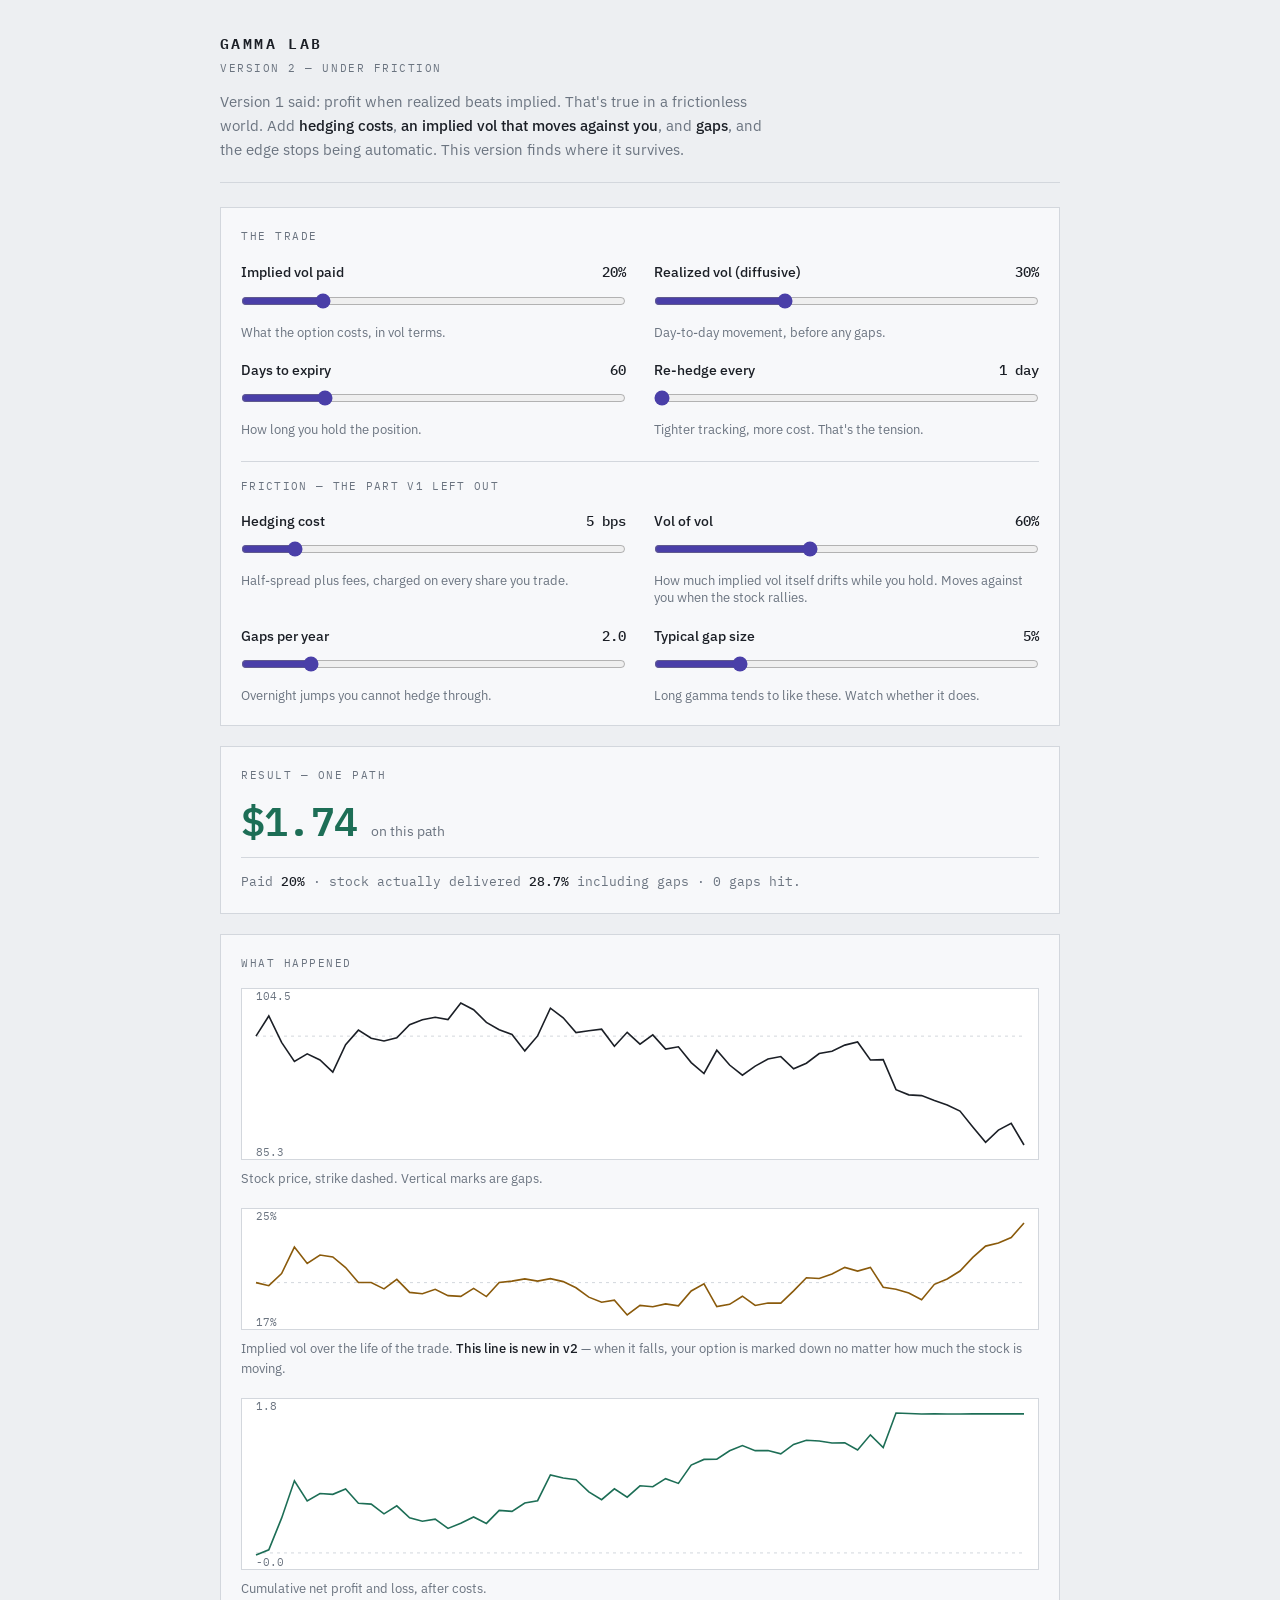
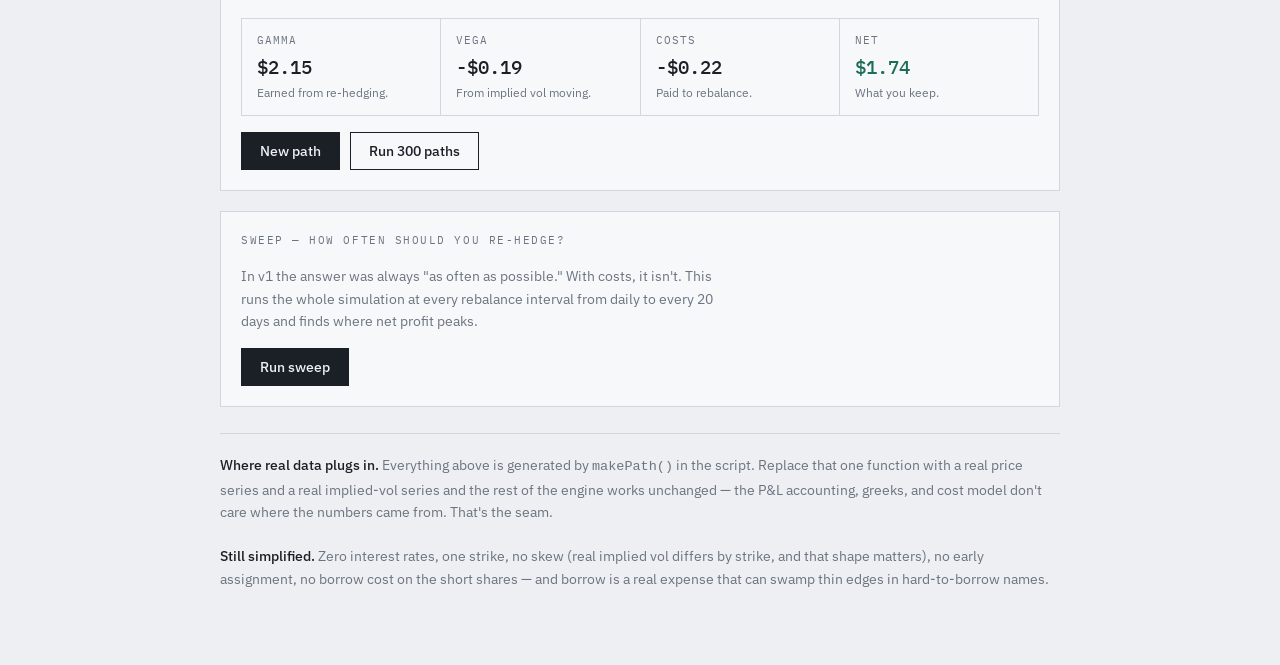
<file: tools/gamma-lab-v2.html>
<!DOCTYPE html>
<html lang="en">
<head>
<meta charset="utf-8">
<meta name="viewport" content="width=device-width, initial-scale=1">
<title>Gamma Lab v2 — delta-hedging under friction</title>
<link rel="preconnect" href="https://fonts.googleapis.com">
<link rel="preconnect" href="https://fonts.gstatic.com" crossorigin>
<link href="https://fonts.googleapis.com/css2?family=IBM+Plex+Mono:wght@400;500;600&family=IBM+Plex+Sans:wght@400;500;600&display=swap" rel="stylesheet">
<style>
:root{
  --paper:#EDEFF2;--card:#F7F8FA;--ink:#1B1F26;--muted:#6B7480;--rule:#D3D7DD;
  --gain:#1D6E56;--loss:#A32D2D;--gamma:#4A3FA8;--warn:#8A5A0B;
  --sans:'IBM Plex Sans',system-ui,sans-serif;--mono:'IBM Plex Mono',ui-monospace,monospace;
}
*{box-sizing:border-box}
body{margin:0;background:var(--paper);color:var(--ink);font-family:var(--sans);font-size:15px;line-height:1.6;-webkit-font-smoothing:antialiased}
.wrap{max-width:880px;margin:0 auto;padding:32px 20px 64px}
header{border-bottom:1px solid var(--rule);padding-bottom:20px;margin-bottom:24px}
h1{font-family:var(--mono);font-size:15px;font-weight:600;letter-spacing:.16em;text-transform:uppercase;margin:0 0 4px}
.ver{font-family:var(--mono);font-size:11px;letter-spacing:.14em;color:var(--muted);text-transform:uppercase;margin-bottom:12px}
.thesis{margin:0;max-width:62ch;color:var(--muted)}
.thesis b{color:var(--ink);font-weight:500}

.panel{background:var(--card);border:1px solid var(--rule);padding:20px;margin-bottom:20px}
.panel-label{font-family:var(--mono);font-size:11px;letter-spacing:.14em;text-transform:uppercase;color:var(--muted);margin-bottom:16px}
.sub{font-family:var(--mono);font-size:11px;letter-spacing:.12em;text-transform:uppercase;color:var(--muted);margin:22px 0 14px;padding-top:16px;border-top:1px solid var(--rule)}

.controls{display:grid;grid-template-columns:repeat(2,1fr);gap:18px 28px}
@media(max-width:620px){.controls{grid-template-columns:1fr}}
.ctl label{display:flex;justify-content:space-between;align-items:baseline;margin-bottom:6px;gap:12px}
.ctl .name{font-size:14px;font-weight:500}
.ctl .val{font-family:var(--mono);font-size:14px;font-weight:500;white-space:nowrap}
.ctl .hint{font-size:12.5px;color:var(--muted);margin-top:5px;line-height:1.4}
input[type=range]{width:100%;accent-color:var(--gamma);height:22px;margin:0}
input[type=range]:focus-visible{outline:2px solid var(--gamma);outline-offset:3px}

.verdict{display:flex;align-items:baseline;gap:14px;flex-wrap:wrap}
.pnl{font-family:var(--mono);font-size:40px;font-weight:600;letter-spacing:-.02em;line-height:1}
.pnl.up{color:var(--gain)}.pnl.down{color:var(--loss)}
.vn{font-size:14px;color:var(--muted)}
.edge{font-family:var(--mono);font-size:13px;margin-top:14px;padding-top:14px;border-top:1px solid var(--rule);color:var(--muted)}
.edge b{color:var(--ink);font-weight:500}

canvas{display:block;width:100%;border:1px solid var(--rule);background:#fff}
.cap{font-size:12.5px;color:var(--muted);margin:8px 0 20px}
.cap b{color:var(--ink);font-weight:500}
.cap:last-child{margin-bottom:0}

.legs{display:grid;grid-template-columns:repeat(4,1fr);gap:1px;background:var(--rule);border:1px solid var(--rule)}
@media(max-width:640px){.legs{grid-template-columns:repeat(2,1fr)}}
.leg{background:var(--card);padding:13px 15px}
.leg .k{font-family:var(--mono);font-size:10.5px;letter-spacing:.1em;text-transform:uppercase;color:var(--muted)}
.leg .v{font-family:var(--mono);font-size:19px;font-weight:500;margin-top:3px}
.leg .d{font-size:12px;color:var(--muted);margin-top:3px;line-height:1.35}

.row{display:flex;gap:10px;flex-wrap:wrap;margin-top:16px}
button{font-family:var(--sans);font-size:14px;font-weight:500;padding:9px 18px;background:var(--ink);color:var(--paper);border:1px solid var(--ink);cursor:pointer}
button.ghost{background:transparent;color:var(--ink)}
button:hover{opacity:.85}
button:disabled{opacity:.45;cursor:default}
button:focus-visible{outline:2px solid var(--gamma);outline-offset:2px}

.hidden{display:none}
.stats{display:grid;grid-template-columns:repeat(4,1fr);gap:16px;margin-bottom:16px}
@media(max-width:640px){.stats{grid-template-columns:repeat(2,1fr)}}
.stat .k{font-family:var(--mono);font-size:10.5px;letter-spacing:.1em;text-transform:uppercase;color:var(--muted)}
.stat .v{font-family:var(--mono);font-size:21px;font-weight:500}
.finding{background:#fff;border:1px solid var(--rule);border-left:3px solid var(--gamma);padding:14px 16px;margin-top:16px;font-size:14px;line-height:1.55}
.finding b{font-weight:500}
.note{font-size:13.5px;color:var(--muted);line-height:1.65;margin-top:26px;padding-top:20px;border-top:1px solid var(--rule)}
.note b{color:var(--ink);font-weight:500}
</style>
</head>
<body>
<div class="wrap">

<header>
  <h1>Gamma Lab</h1>
  <div class="ver">Version 2 — under friction</div>
  <p class="thesis">Version 1 said: profit when realized beats implied. That's true in a frictionless world. Add <b>hedging costs</b>, <b>an implied vol that moves against you</b>, and <b>gaps</b>, and the edge stops being automatic. This version finds where it survives.</p>
</header>

<div class="panel">
  <div class="panel-label">The trade</div>
  <div class="controls">
    <div class="ctl">
      <label for="iv"><span class="name">Implied vol paid</span><span class="val" id="ivv">20%</span></label>
      <input type="range" id="iv" min="5" max="80" value="20" step="1">
      <div class="hint">What the option costs, in vol terms.</div>
    </div>
    <div class="ctl">
      <label for="rv"><span class="name">Realized vol (diffusive)</span><span class="val" id="rvv">30%</span></label>
      <input type="range" id="rv" min="5" max="80" value="30" step="1">
      <div class="hint">Day-to-day movement, before any gaps.</div>
    </div>
    <div class="ctl">
      <label for="dy"><span class="name">Days to expiry</span><span class="val" id="dyv">60</span></label>
      <input type="range" id="dy" min="10" max="252" value="60" step="1">
      <div class="hint">How long you hold the position.</div>
    </div>
    <div class="ctl">
      <label for="hf"><span class="name">Re-hedge every</span><span class="val" id="hfv">1 day</span></label>
      <input type="range" id="hf" min="1" max="20" value="1" step="1">
      <div class="hint">Tighter tracking, more cost. That's the tension.</div>
    </div>
  </div>

  <div class="sub">Friction — the part v1 left out</div>
  <div class="controls">
    <div class="ctl">
      <label for="tc"><span class="name">Hedging cost</span><span class="val" id="tcv">5 bps</span></label>
      <input type="range" id="tc" min="0" max="40" value="5" step="1">
      <div class="hint">Half-spread plus fees, charged on every share you trade.</div>
    </div>
    <div class="ctl">
      <label for="vv"><span class="name">Vol of vol</span><span class="val" id="vvv">60%</span></label>
      <input type="range" id="vv" min="0" max="150" value="60" step="5">
      <div class="hint">How much implied vol itself drifts while you hold. Moves against you when the stock rallies.</div>
    </div>
    <div class="ctl">
      <label for="jp"><span class="name">Gaps per year</span><span class="val" id="jpv">2.0</span></label>
      <input type="range" id="jp" min="0" max="120" value="20" step="1">
      <div class="hint">Overnight jumps you cannot hedge through.</div>
    </div>
    <div class="ctl">
      <label for="js"><span class="name">Typical gap size</span><span class="val" id="jsv">5%</span></label>
      <input type="range" id="js" min="1" max="20" value="5" step="1">
      <div class="hint">Long gamma tends to like these. Watch whether it does.</div>
    </div>
  </div>
</div>

<div class="panel">
  <div class="panel-label">Result — one path</div>
  <div class="verdict"><span class="pnl" id="pnl">$0.00</span><span class="vn" id="vn"></span></div>
  <div class="edge" id="edge"></div>
</div>

<div class="panel">
  <div class="panel-label">What happened</div>
  <canvas id="cStock" height="170"></canvas>
  <p class="cap">Stock price, strike dashed. Vertical marks are gaps.</p>
  <canvas id="cIv" height="120"></canvas>
  <p class="cap">Implied vol over the life of the trade. <b>This line is new in v2</b> — when it falls, your option is marked down no matter how much the stock is moving.</p>
  <canvas id="cPnl" height="170"></canvas>
  <p class="cap">Cumulative net profit and loss, after costs.</p>
  <div class="legs">
    <div class="leg"><div class="k">Gamma</div><div class="v" id="lGam">—</div><div class="d">Earned from re-hedging.</div></div>
    <div class="leg"><div class="k">Vega</div><div class="v" id="lVeg">—</div><div class="d">From implied vol moving.</div></div>
    <div class="leg"><div class="k">Costs</div><div class="v" id="lCost">—</div><div class="d">Paid to rebalance.</div></div>
    <div class="leg"><div class="k">Net</div><div class="v" id="lNet">—</div><div class="d">What you keep.</div></div>
  </div>
  <div class="row">
    <button id="again">New path</button>
    <button class="ghost" id="run">Run 300 paths</button>
  </div>

  <div class="hidden" id="batch">
    <div class="sub">Across 300 paths</div>
    <div class="stats">
      <div class="stat"><div class="k">Average net</div><div class="v" id="bAvg">—</div></div>
      <div class="stat"><div class="k">Win rate</div><div class="v" id="bWin">—</div></div>
      <div class="stat"><div class="k">Worst</div><div class="v" id="bWorst">—</div></div>
      <div class="stat"><div class="k">Realized vol</div><div class="v" id="bRv">—</div></div>
    </div>
    <canvas id="cDist" height="140"></canvas>
    <p class="cap">Distribution of net outcomes. The black line is break-even.</p>
  </div>
</div>

<div class="panel">
  <div class="panel-label">Sweep — how often should you re-hedge?</div>
  <p style="margin:0 0 16px;color:var(--muted);font-size:14px;max-width:60ch">In v1 the answer was always "as often as possible." With costs, it isn't. This runs the whole simulation at every rebalance interval from daily to every 20 days and finds where net profit peaks.</p>
  <div class="row" style="margin-top:0"><button id="sweep">Run sweep</button></div>
  <div class="hidden" id="swWrap" style="margin-top:18px">
    <canvas id="cSweep" height="190"></canvas>
    <p class="cap">Average net profit and loss by rebalance interval, 150 paths each.</p>
    <div class="finding" id="swFind"></div>
  </div>
</div>

<p class="note"><b>Where real data plugs in.</b> Everything above is generated by <code>makePath()</code> in the script. Replace that one function with a real price series and a real implied-vol series and the rest of the engine works unchanged — the P&amp;L accounting, greeks, and cost model don't care where the numbers came from. That's the seam.<br><br><b>Still simplified.</b> Zero interest rates, one strike, no skew (real implied vol differs by strike, and that shape matters), no early assignment, no borrow cost on the short shares — and borrow is a real expense that can swamp thin edges in hard-to-borrow names.</p>

</div>

<script>
const $ = id => document.getElementById(id);
const YR = 252, S0 = 100, K = 100;

function ncdf(x){
  const t=1/(1+.2316419*Math.abs(x)), d=.3989422804014327*Math.exp(-x*x/2);
  const p=d*t*(.31938153+t*(-.356563782+t*(1.781477937+t*(-1.821255978+t*1.330274429))));
  return x>0?1-p:p;
}
function bs(S,T,v){
  if(T<=1e-9||v<=1e-6) return {c:Math.max(S-K,0),d:S>K?1:0};
  const sq=v*Math.sqrt(T), d1=(Math.log(S/K)+.5*v*v*T)/sq;
  return {c:S*ncdf(d1)-K*ncdf(d1-sq), d:ncdf(d1)};
}
let spare=null;
function gauss(){
  if(spare!==null){const s=spare;spare=null;return s}
  let u,v,s;do{u=Math.random()*2-1;v=Math.random()*2-1;s=u*u+v*v}while(s===0||s>=1);
  const f=Math.sqrt(-2*Math.log(s)/s);spare=v*f;return u*f;
}

// ---- THE SEAM -------------------------------------------------------------
// Swap this for real market data and everything downstream works unchanged.
// Must return: prices[days+1], ivs[days+1], gaps[] (indices where a jump hit)
function makePath(p){
  const dt=1/YR, prices=[S0], ivs=[p.iv], gaps=[];
  let S=S0, iv=p.iv;
  for(let i=0;i<p.days;i++){
    const z1=gauss(), z2=gauss();
    let ret = -.5*p.rv*p.rv*dt + p.rv*Math.sqrt(dt)*z1;
    if(Math.random() < p.jumpLam*dt){
      ret += (Math.random()<.55?-1:1)*Math.abs(gauss())*p.jumpSize;
      gaps.push(i+1);
    }
    S *= Math.exp(ret);
    // implied vol: mean-reverting, negatively correlated with returns (leverage effect)
    const shock = -.55*z1 + .835*z2;
    iv += 4*(p.iv-iv)*dt + p.volvol*p.iv*Math.sqrt(dt)*shock;
    iv = Math.max(.02, Math.min(3, iv));
    prices.push(S); ivs.push(iv);
  }
  return {prices,ivs,gaps};
}
// ---------------------------------------------------------------------------

function simulate(p){
  const {prices,ivs,gaps}=makePath(p);
  const T0=p.days/YR, cost=p.tc/1e4;
  const o0=bs(S0,T0,p.iv);
  let pos=-o0.d, costs=Math.abs(o0.d)*S0*cost, hedge=0, gamma=0;
  const pnl=[-costs];
  let prevMark=o0.c, prevIv=p.iv;
  for(let i=0;i<p.days;i++){
    const S=prices[i+1], Sp=prices[i], Tr=(p.days-i-1)/YR;
    hedge += pos*(S-Sp);
    // split the option's move into the part from price (gamma) and from vol (vega)
    const atOldIv = bs(S,Tr,prevIv).c;
    gamma += (atOldIv-prevMark) + pos*(S-Sp);
    const mark = bs(S,Tr,ivs[i+1]).c;
    prevMark = mark; prevIv = ivs[i+1];
    if((i+1)%p.freq===0 && Tr>0){
      const want=-bs(S,Tr,ivs[i+1]).d;
      costs += Math.abs(want-pos)*S*cost;
      pos=want;
    }
    pnl.push((mark-o0.c)+hedge-costs);
  }
  const fin=Math.max(prices[p.days]-K,0);
  const net=(fin-o0.c)+hedge-costs;
  let sq=0;
  for(let i=0;i<p.days;i++) sq+=Math.pow(Math.log(prices[i+1]/prices[i]),2);
  return {prices,ivs,gaps,pnl,net,gamma,costs,
    vega:net-gamma+costs, realized:Math.sqrt(YR*sq/p.days)};
}

function fit(cv){
  const dpr=window.devicePixelRatio||1, w=cv.clientWidth, h=+cv.getAttribute('height');
  cv.width=w*dpr; cv.height=h*dpr;
  const x=cv.getContext('2d'); x.setTransform(dpr,0,0,dpr,0,0); x.clearRect(0,0,w,h);
  return {x,w,h};
}
function line(cv,data,color,ref,marks,pct){
  const {x,w,h}=fit(cv), pad=14;
  let lo=Math.min(...data), hi=Math.max(...data);
  if(ref!==null){lo=Math.min(lo,ref);hi=Math.max(hi,ref)}
  if(hi-lo<1e-9){hi+=1;lo-=1}
  const px=i=>pad+(i/(data.length-1))*(w-2*pad);
  const py=v=>h-pad-((v-lo)/(hi-lo))*(h-2*pad);
  if(marks) marks.forEach(m=>{
    x.strokeStyle='#E4C08A'; x.lineWidth=2; x.beginPath();
    x.moveTo(px(m),pad-6); x.lineTo(px(m),h-pad); x.stroke();
  });
  if(ref!==null){
    x.strokeStyle='#D3D7DD'; x.lineWidth=1; x.setLineDash([3,4]);
    x.beginPath(); x.moveTo(pad,py(ref)); x.lineTo(w-pad,py(ref)); x.stroke(); x.setLineDash([]);
  }
  x.strokeStyle=color; x.lineWidth=1.6; x.beginPath();
  data.forEach((v,i)=> i?x.lineTo(px(i),py(v)):x.moveTo(px(i),py(v)));
  x.stroke();
  x.fillStyle='#6B7480'; x.font='11px "IBM Plex Mono",monospace';
  const f=v=>pct?(v*100).toFixed(0)+'%':v.toFixed(1);
  x.fillText(f(hi),pad,11); x.fillText(f(lo),pad,h-3);
}
function hist(cv,vals){
  const {x,w,h}=fit(cv), pad=14, n=34;
  let lo=Math.min(...vals), hi=Math.max(...vals);
  if(hi-lo<1e-9){hi+=1;lo-=1}
  const b=new Array(n).fill(0);
  vals.forEach(v=>b[Math.min(n-1,Math.floor((v-lo)/(hi-lo)*n))]++);
  const mx=Math.max(...b), bw=(w-2*pad)/n;
  b.forEach((c,i)=>{
    const mid=lo+(i+.5)/n*(hi-lo), bh=(c/mx)*(h-2*pad-8);
    x.fillStyle= mid>=0?'#1D6E56':'#A32D2D';
    x.fillRect(pad+i*bw,h-pad-bh,Math.max(bw-1.5,1),bh);
  });
  if(lo<0&&hi>0){
    const zx=pad+((0-lo)/(hi-lo))*(w-2*pad);
    x.strokeStyle='#1B1F26'; x.lineWidth=1;
    x.beginPath(); x.moveTo(zx,pad-4); x.lineTo(zx,h-pad); x.stroke();
  }
  x.fillStyle='#6B7480'; x.font='11px "IBM Plex Mono",monospace';
  x.fillText('$'+lo.toFixed(1),pad,h-3);
  x.textAlign='right'; x.fillText('$'+hi.toFixed(1),w-pad,h-3); x.textAlign='left';
}
function bars(cv,vals,best){
  const {x,w,h}=fit(cv), pad=18;
  let lo=Math.min(0,...vals), hi=Math.max(0,...vals);
  if(hi-lo<1e-9){hi+=1;lo-=1}
  const bw=(w-2*pad)/vals.length, zy=h-pad-((0-lo)/(hi-lo))*(h-2*pad);
  vals.forEach((v,i)=>{
    const y=h-pad-((v-lo)/(hi-lo))*(h-2*pad);
    x.fillStyle = i===best ? '#4A3FA8' : (v>=0?'#1D6E56':'#A32D2D');
    x.globalAlpha = i===best?1:.55;
    x.fillRect(pad+i*bw, Math.min(y,zy), Math.max(bw-2,1), Math.abs(y-zy));
  });
  x.globalAlpha=1;
  x.strokeStyle='#1B1F26'; x.lineWidth=1;
  x.beginPath(); x.moveTo(pad,zy); x.lineTo(w-pad,zy); x.stroke();
  x.fillStyle='#6B7480'; x.font='11px "IBM Plex Mono",monospace';
  x.fillText('1 day',pad,h-4);
  x.textAlign='right'; x.fillText('20 days',w-pad,h-4); x.textAlign='left';
  x.fillText('$'+hi.toFixed(2),pad,11);
}

const money=v=>(v<0?'-$':'$')+Math.abs(v).toFixed(2);
function P(){return{
  iv:+$('iv').value/100, rv:+$('rv').value/100, days:+$('dy').value, freq:+$('hf').value,
  tc:+$('tc').value, volvol:+$('vv').value/100,
  jumpLam:+$('jp').value/10, jumpSize:+$('js').value/100
}}

function labels(){
  $('ivv').textContent=$('iv').value+'%';
  $('rvv').textContent=$('rv').value+'%';
  $('dyv').textContent=$('dy').value;
  $('hfv').textContent=$('hf').value+(+$('hf').value===1?' day':' days');
  $('tcv').textContent=$('tc').value+' bps';
  $('vvv').textContent=$('vv').value+'%';
  $('jpv').textContent=(+$('jp').value/10).toFixed(1);
  $('jsv').textContent=$('js').value+'%';
}
function draw(){
  labels();
  const p=P(), r=simulate(p), up=r.net>=0;
  $('pnl').textContent=money(r.net);
  $('pnl').className='pnl '+(up?'up':'down');
  $('vn').textContent='on this path';
  $('edge').innerHTML='Paid <b>'+(p.iv*100).toFixed(0)+'%</b> · stock actually delivered <b>'
    +(r.realized*100).toFixed(1)+'%</b> including gaps · '+r.gaps.length+' gap'+(r.gaps.length===1?'':'s')+' hit.';
  $('lGam').textContent=money(r.gamma);
  $('lVeg').textContent=money(r.vega);
  $('lCost').textContent='-$'+r.costs.toFixed(2);
  $('lNet').textContent=money(r.net);
  $('lNet').style.color=up?'var(--gain)':'var(--loss)';
  line($('cStock'),r.prices,'#1B1F26',K,r.gaps,false);
  line($('cIv'),r.ivs,'#8A5A0B',p.iv,null,true);
  line($('cPnl'),r.pnl,up?'#1D6E56':'#A32D2D',0,null,false);
}
function batch(){
  const p=P(), out=[]; let rvs=0;
  for(let i=0;i<300;i++){const r=simulate(p); out.push(r.net); rvs+=r.realized}
  const avg=out.reduce((a,b)=>a+b,0)/out.length;
  $('bAvg').textContent=money(avg);
  $('bAvg').style.color=avg>=0?'var(--gain)':'var(--loss)';
  $('bWin').textContent=Math.round(out.filter(v=>v>0).length/out.length*100)+'%';
  $('bWorst').textContent=money(Math.min(...out));
  $('bRv').textContent=(rvs/300*100).toFixed(1)+'%';
  $('batch').classList.remove('hidden');
  hist($('cDist'),out);
}
function sweep(){
  const btn=$('sweep'); btn.disabled=true; btn.textContent='Running…';
  setTimeout(()=>{
    const base=P(), res=[];
    for(let f=1;f<=20;f++){
      let s=0;
      for(let i=0;i<150;i++) s+=simulate({...base,freq:f}).net;
      res.push(s/150);
    }
    let best=0; res.forEach((v,i)=>{if(v>res[best])best=i});
    $('swWrap').classList.remove('hidden');
    bars($('cSweep'),res,best);
    const daily=res[0], peak=res[best];
    $('swFind').innerHTML = base.tc===0
      ? '<b>Costs are set to zero</b>, so tighter hedging just tracks better and daily wins. Raise the hedging cost slider and run this again — the peak will move right.'
      : '<b>Best interval: every '+(best+1)+' day'+(best?'s':'')+'</b>, averaging '+money(peak)
        +'. Daily hedging returns '+money(daily)+'. '
        +(best===0
          ? 'At '+base.tc+' bps the costs still don\'t outweigh the tracking benefit — push the cost slider higher.'
          : 'Hedging daily costs you '+money(peak-daily)+' more than it earns. That gap is the whole reason execution quality is a job title.');
    btn.disabled=false; btn.textContent='Run sweep';
  },30);
}
['iv','rv','dy','hf','tc','vv','jp','js'].forEach(id=>$(id).addEventListener('input',()=>{
  draw(); if(!$('batch').classList.contains('hidden')) batch();
}));
$('again').addEventListener('click',draw);
$('run').addEventListener('click',batch);
$('sweep').addEventListener('click',sweep);
window.addEventListener('resize',()=>{draw(); if(!$('batch').classList.contains('hidden')) batch()});
draw();
</script>
</body>
</html>
</file>
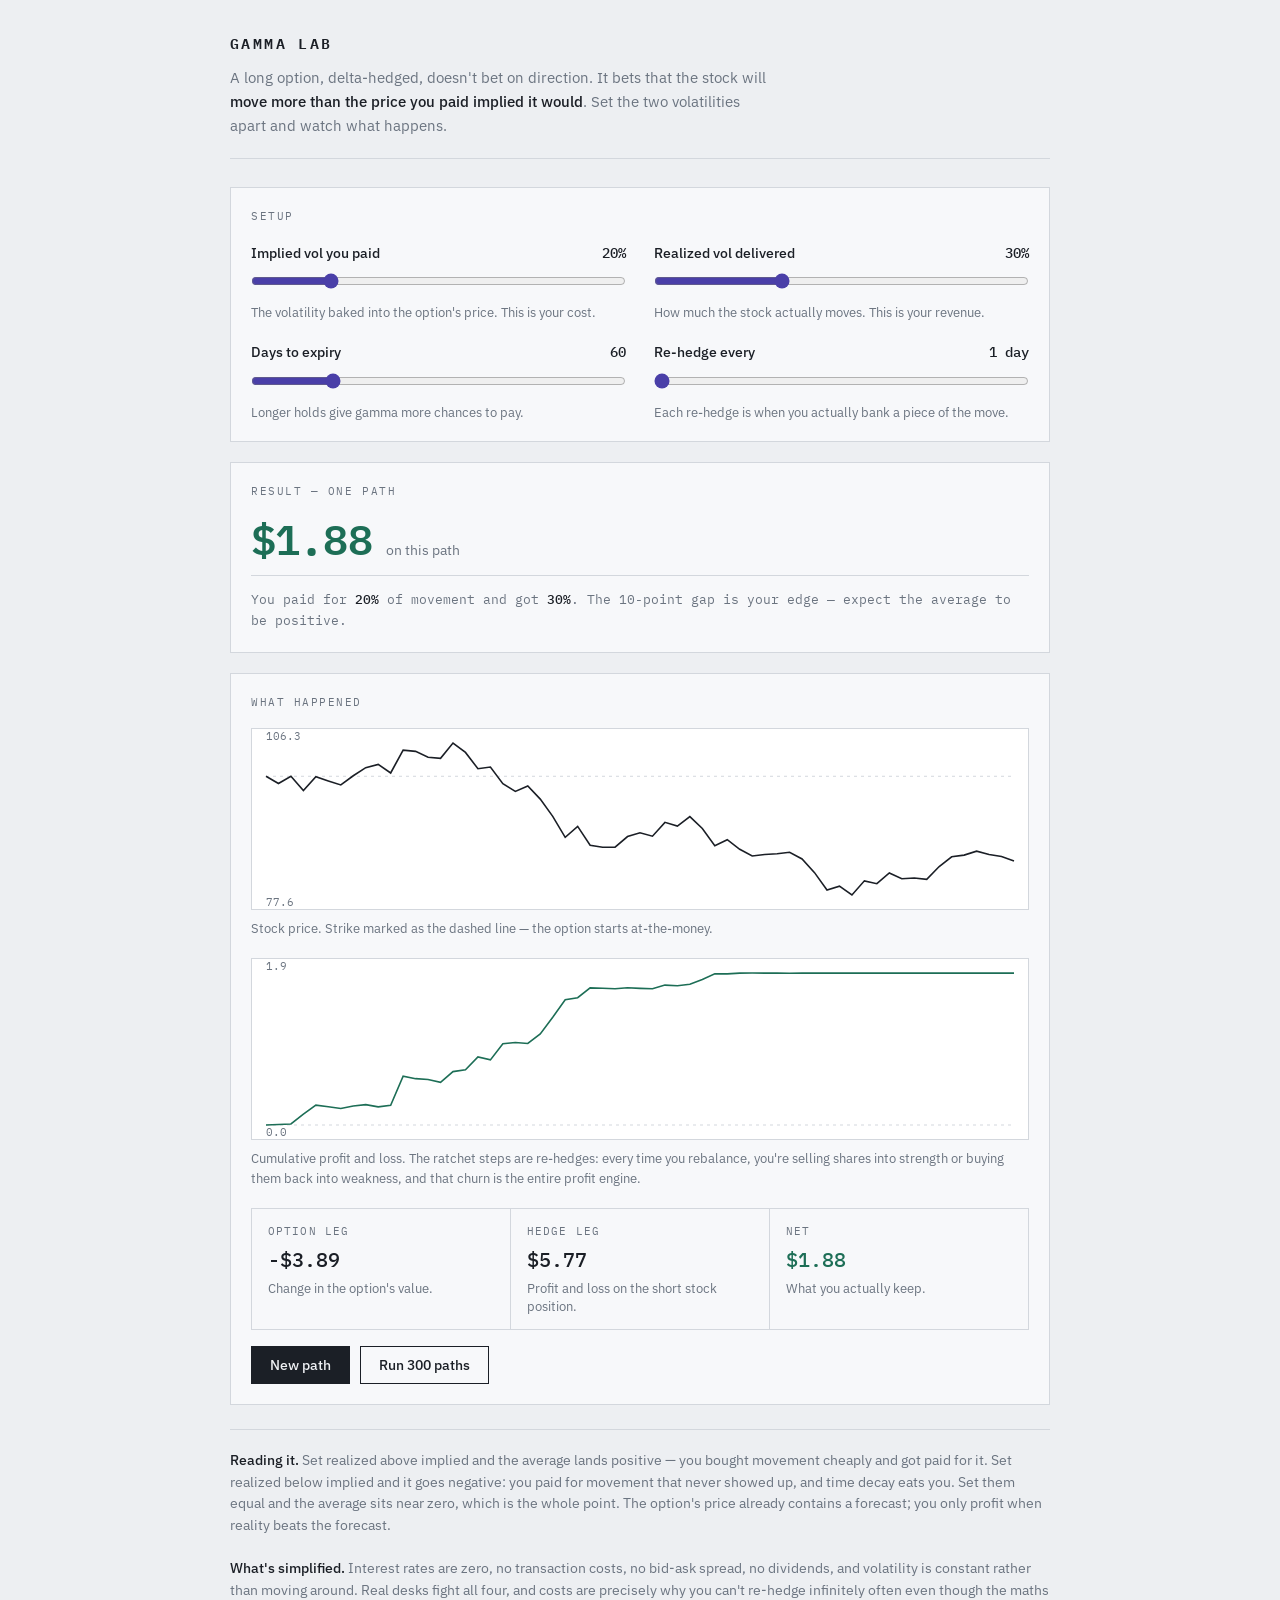
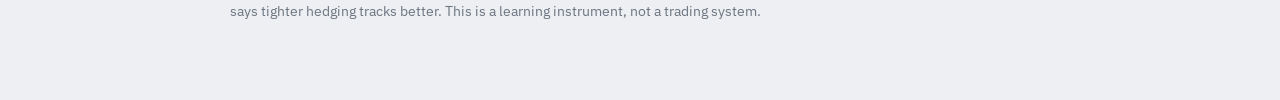
<file: tools/gamma-lab.html>
<!DOCTYPE html>
<html lang="en">
<head>
<meta charset="utf-8">
<meta name="viewport" content="width=device-width, initial-scale=1">
<title>Gamma Lab — delta-hedging simulator</title>
<link rel="preconnect" href="https://fonts.googleapis.com">
<link rel="preconnect" href="https://fonts.gstatic.com" crossorigin>
<link href="https://fonts.googleapis.com/css2?family=IBM+Plex+Mono:wght@400;500;600&family=IBM+Plex+Sans:wght@400;500;600&display=swap" rel="stylesheet">
<style>
:root{
  --paper:#EDEFF2;
  --card:#F7F8FA;
  --ink:#1B1F26;
  --muted:#6B7480;
  --rule:#D3D7DD;
  --gain:#1D6E56;
  --loss:#A32D2D;
  --gamma:#4A3FA8;
  --sans:'IBM Plex Sans',system-ui,sans-serif;
  --mono:'IBM Plex Mono',ui-monospace,monospace;
}
*{box-sizing:border-box}
body{
  margin:0;padding:0;background:var(--paper);color:var(--ink);
  font-family:var(--sans);font-size:15px;line-height:1.6;
  -webkit-font-smoothing:antialiased;
}
.wrap{max-width:860px;margin:0 auto;padding:32px 20px 64px}
header{border-bottom:1px solid var(--rule);padding-bottom:20px;margin-bottom:28px}
h1{
  font-family:var(--mono);font-size:15px;font-weight:600;letter-spacing:0.16em;
  text-transform:uppercase;margin:0 0 10px;color:var(--ink);
}
.thesis{margin:0;max-width:60ch;color:var(--muted);font-size:15px}
.thesis b{color:var(--ink);font-weight:500}

.panel{background:var(--card);border:1px solid var(--rule);padding:20px;margin-bottom:20px}
.panel-label{
  font-family:var(--mono);font-size:11px;letter-spacing:0.14em;text-transform:uppercase;
  color:var(--muted);margin-bottom:16px;
}

.controls{display:grid;grid-template-columns:repeat(2,1fr);gap:20px 28px}
@media(max-width:600px){.controls{grid-template-columns:1fr}}
.ctl label{display:flex;justify-content:space-between;align-items:baseline;margin-bottom:6px}
.ctl .name{font-size:14px;font-weight:500}
.ctl .val{font-family:var(--mono);font-size:14px;font-weight:500}
.ctl .hint{font-size:12.5px;color:var(--muted);margin-top:5px;line-height:1.4}
input[type=range]{width:100%;accent-color:var(--gamma);height:22px;margin:0}
input[type=range]:focus-visible{outline:2px solid var(--gamma);outline-offset:3px}

.verdict{display:flex;align-items:baseline;gap:14px;flex-wrap:wrap;margin-bottom:6px}
.pnl{font-family:var(--mono);font-size:42px;font-weight:600;letter-spacing:-0.02em;line-height:1}
.pnl.up{color:var(--gain)}.pnl.down{color:var(--loss)}
.verdict-note{font-size:14px;color:var(--muted)}
.edge{
  font-family:var(--mono);font-size:13px;margin-top:14px;padding-top:14px;
  border-top:1px solid var(--rule);color:var(--muted);
}
.edge b{color:var(--ink);font-weight:500}

canvas{display:block;width:100%;border:1px solid var(--rule);background:#fff}
.cap{font-size:12.5px;color:var(--muted);margin:8px 0 20px}
.cap:last-child{margin-bottom:0}

.legs{display:grid;grid-template-columns:repeat(3,1fr);gap:1px;background:var(--rule);border:1px solid var(--rule)}
@media(max-width:520px){.legs{grid-template-columns:1fr}}
.leg{background:var(--card);padding:14px 16px}
.leg .k{font-family:var(--mono);font-size:11px;letter-spacing:0.1em;text-transform:uppercase;color:var(--muted)}
.leg .v{font-family:var(--mono);font-size:20px;font-weight:500;margin-top:4px}
.leg .d{font-size:12.5px;color:var(--muted);margin-top:4px;line-height:1.4}

.row{display:flex;gap:10px;flex-wrap:wrap;margin-top:4px}
button{
  font-family:var(--sans);font-size:14px;font-weight:500;padding:9px 18px;
  background:var(--ink);color:var(--paper);border:1px solid var(--ink);cursor:pointer;
}
button.ghost{background:transparent;color:var(--ink)}
button:hover{opacity:.85}
button:focus-visible{outline:2px solid var(--gamma);outline-offset:2px}

.batch{margin-top:18px;padding-top:18px;border-top:1px solid var(--rule);display:none}
.batch.on{display:block}
.stats{display:grid;grid-template-columns:repeat(3,1fr);gap:16px;margin-bottom:16px}
@media(max-width:520px){.stats{grid-template-columns:1fr}}
.stat .k{font-family:var(--mono);font-size:11px;letter-spacing:0.1em;text-transform:uppercase;color:var(--muted)}
.stat .v{font-family:var(--mono);font-size:22px;font-weight:500}

.note{font-size:13.5px;color:var(--muted);line-height:1.6;margin-top:24px;padding-top:20px;border-top:1px solid var(--rule)}
.note b{color:var(--ink);font-weight:500}
</style>
</head>
<body>
<div class="wrap">

<header>
  <h1>Gamma Lab</h1>
  <p class="thesis">A long option, delta-hedged, doesn't bet on direction. It bets that the stock will <b>move more than the price you paid implied it would</b>. Set the two volatilities apart and watch what happens.</p>
</header>

<div class="panel">
  <div class="panel-label">Setup</div>
  <div class="controls">
    <div class="ctl">
      <label for="iv"><span class="name">Implied vol you paid</span><span class="val" id="ivv">20%</span></label>
      <input type="range" id="iv" min="5" max="80" value="20" step="1">
      <div class="hint">The volatility baked into the option's price. This is your cost.</div>
    </div>
    <div class="ctl">
      <label for="rv"><span class="name">Realized vol delivered</span><span class="val" id="rvv">30%</span></label>
      <input type="range" id="rv" min="5" max="80" value="30" step="1">
      <div class="hint">How much the stock actually moves. This is your revenue.</div>
    </div>
    <div class="ctl">
      <label for="dy"><span class="name">Days to expiry</span><span class="val" id="dyv">60</span></label>
      <input type="range" id="dy" min="10" max="252" value="60" step="1">
      <div class="hint">Longer holds give gamma more chances to pay.</div>
    </div>
    <div class="ctl">
      <label for="hf"><span class="name">Re-hedge every</span><span class="val" id="hfv">1 day</span></label>
      <input type="range" id="hf" min="1" max="20" value="1" step="1">
      <div class="hint">Each re-hedge is when you actually bank a piece of the move.</div>
    </div>
  </div>
</div>

<div class="panel">
  <div class="panel-label">Result — one path</div>
  <div class="verdict">
    <span class="pnl" id="pnl">$0.00</span>
    <span class="verdict-note" id="vnote"></span>
  </div>
  <div class="edge" id="edge"></div>
</div>

<div class="panel">
  <div class="panel-label">What happened</div>
  <canvas id="cStock" height="180"></canvas>
  <p class="cap">Stock price. Strike marked as the dashed line — the option starts at-the-money.</p>
  <canvas id="cPnl" height="180"></canvas>
  <p class="cap">Cumulative profit and loss. The ratchet steps are re-hedges: every time you rebalance, you're selling shares into strength or buying them back into weakness, and that churn is the entire profit engine.</p>
  <div class="legs">
    <div class="leg"><div class="k">Option leg</div><div class="v" id="lOpt">—</div><div class="d">Change in the option's value.</div></div>
    <div class="leg"><div class="k">Hedge leg</div><div class="v" id="lHed">—</div><div class="d">Profit and loss on the short stock position.</div></div>
    <div class="leg"><div class="k">Net</div><div class="v" id="lNet">—</div><div class="d">What you actually keep.</div></div>
  </div>
  <div class="row" style="margin-top:16px">
    <button id="again">New path</button>
    <button class="ghost" id="run">Run 300 paths</button>
  </div>
  <div class="batch" id="batch">
    <div class="stats">
      <div class="stat"><div class="k">Average net</div><div class="v" id="bAvg">—</div></div>
      <div class="stat"><div class="k">Profitable paths</div><div class="v" id="bWin">—</div></div>
      <div class="stat"><div class="k">Worst path</div><div class="v" id="bWorst">—</div></div>
    </div>
    <canvas id="cDist" height="150"></canvas>
    <p class="cap">Distribution of net profit and loss across 300 simulated paths. One path is luck. The centre of this distribution is the edge.</p>
  </div>
</div>

<p class="note"><b>Reading it.</b> Set realized above implied and the average lands positive — you bought movement cheaply and got paid for it. Set realized below implied and it goes negative: you paid for movement that never showed up, and time decay eats you. Set them equal and the average sits near zero, which is the whole point. The option's price already contains a forecast; you only profit when reality beats the forecast.<br><br><b>What's simplified.</b> Interest rates are zero, no transaction costs, no bid-ask spread, no dividends, and volatility is constant rather than moving around. Real desks fight all four, and costs are precisely why you can't re-hedge infinitely often even though the maths says tighter hedging tracks better. This is a learning instrument, not a trading system.</p>

</div>

<script>
const $ = id => document.getElementById(id);
const STEPS_PER_YEAR = 252, S0 = 100, K = 100;

function ncdf(x){
  const t = 1/(1+0.2316419*Math.abs(x));
  const d = 0.3989422804014327*Math.exp(-x*x/2);
  let p = d*t*(0.319381530+t*(-0.356563782+t*(1.781477937+t*(-1.821255978+t*1.330274429))));
  return x>0 ? 1-p : p;
}
function bs(S,T,vol){
  if(T<=1e-9) return {c:Math.max(S-K,0), d:S>K?1:0};
  const sq = vol*Math.sqrt(T);
  const d1 = (Math.log(S/K)+0.5*vol*vol*T)/sq;
  const d2 = d1-sq;
  return {c:S*ncdf(d1)-K*ncdf(d2), d:ncdf(d1)};
}
let spare=null;
function gauss(){
  if(spare!==null){const s=spare;spare=null;return s;}
  let u,v,s;
  do{u=Math.random()*2-1;v=Math.random()*2-1;s=u*u+v*v;}while(s===0||s>=1);
  const f=Math.sqrt(-2*Math.log(s)/s);
  spare=v*f;return u*f;
}

function simulate(iv,rv,days,freq){
  const dt=1/STEPS_PER_YEAR, T0=days/STEPS_PER_YEAR;
  const path=[S0], pnl=[0];
  let S=S0, hedge=0, cum=0;
  const c0=bs(S0,T0,iv);
  let pos=-c0.d;
  for(let i=0;i<days;i++){
    const Sn = S*Math.exp(-0.5*rv*rv*dt + rv*Math.sqrt(dt)*gauss());
    hedge += pos*(Sn-S);
    S=Sn; path.push(S);
    const Tr=(days-i-1)/STEPS_PER_YEAR;
    const cur=bs(S,Tr,iv);
    cum = (cur.c-c0.c)+hedge;
    pnl.push(cum);
    if((i+1)%freq===0 && Tr>0) pos=-cur.d;
  }
  const cf=Math.max(S-K,0);
  return {path,pnl,option:cf-c0.c,hedge,net:(cf-c0.c)+hedge,premium:c0.c};
}

function fit(cv){
  const dpr=window.devicePixelRatio||1;
  const w=cv.clientWidth, h=parseInt(cv.getAttribute('height'));
  cv.width=w*dpr; cv.height=h*dpr;
  const x=cv.getContext('2d'); x.setTransform(dpr,0,0,dpr,0,0);
  x.clearRect(0,0,w,h);
  return {x,w,h};
}
function line(cv,data,color,zero){
  const {x,w,h}=fit(cv), pad=14;
  let lo=Math.min(...data), hi=Math.max(...data);
  if(zero){lo=Math.min(lo,0);hi=Math.max(hi,0);}
  if(hi-lo<1e-9){hi+=1;lo-=1;}
  const px=i=>pad+(i/(data.length-1))*(w-2*pad);
  const py=v=>h-pad-((v-lo)/(hi-lo))*(h-2*pad);
  x.strokeStyle='#D3D7DD'; x.lineWidth=1;
  const ref = zero?0:K;
  if(ref>=lo&&ref<=hi){
    x.setLineDash([3,4]); x.beginPath();
    x.moveTo(pad,py(ref)); x.lineTo(w-pad,py(ref)); x.stroke(); x.setLineDash([]);
  }
  x.strokeStyle=color; x.lineWidth=1.6; x.beginPath();
  data.forEach((v,i)=> i?x.lineTo(px(i),py(v)):x.moveTo(px(i),py(v)));
  x.stroke();
  x.fillStyle='#6B7480'; x.font='11px "IBM Plex Mono",monospace';
  x.fillText(hi.toFixed(1),pad,11);
  x.fillText(lo.toFixed(1),pad,h-3);
}
function hist(cv,vals){
  const {x,w,h}=fit(cv), pad=14, bins=34;
  let lo=Math.min(...vals), hi=Math.max(...vals);
  if(hi-lo<1e-9){hi+=1;lo-=1;}
  const b=new Array(bins).fill(0);
  vals.forEach(v=>b[Math.min(bins-1,Math.floor((v-lo)/(hi-lo)*bins))]++);
  const mx=Math.max(...b), bw=(w-2*pad)/bins;
  b.forEach((c,i)=>{
    const mid=lo+(i+0.5)/bins*(hi-lo);
    const bh=(c/mx)*(h-2*pad-10);
    x.fillStyle = mid>=0 ? '#1D6E56' : '#A32D2D';
    x.fillRect(pad+i*bw, h-pad-bh, Math.max(bw-1.5,1), bh);
  });
  if(lo<0&&hi>0){
    const zx=pad+((0-lo)/(hi-lo))*(w-2*pad);
    x.strokeStyle='#1B1F26'; x.lineWidth=1;
    x.beginPath(); x.moveTo(zx,pad-4); x.lineTo(zx,h-pad); x.stroke();
  }
  x.fillStyle='#6B7480'; x.font='11px "IBM Plex Mono",monospace';
  x.fillText('$'+lo.toFixed(1),pad,h-3);
  x.textAlign='right'; x.fillText('$'+hi.toFixed(1),w-pad,h-3); x.textAlign='left';
}

const money = v => (v<0?'-$':'$')+Math.abs(v).toFixed(2);
const P=()=>({iv:+$('iv').value/100, rv:+$('rv').value/100, days:+$('dy').value, freq:+$('hf').value});

function draw(){
  const p=P();
  $('ivv').textContent=$('iv').value+'%';
  $('rvv').textContent=$('rv').value+'%';
  $('dyv').textContent=$('dy').value;
  $('hfv').textContent=$('hf').value+(+$('hf').value===1?' day':' days');

  const r=simulate(p.iv,p.rv,p.days,p.freq);
  const up=r.net>=0;
  $('pnl').textContent=money(r.net);
  $('pnl').className='pnl '+(up?'up':'down');
  $('vnote').textContent=up?'on this path':'on this path';
  const gap=(p.rv-p.iv)*100;
  $('edge').innerHTML = gap>0
    ? 'You paid for <b>'+$('iv').value+'%</b> of movement and got <b>'+$('rv').value+'%</b>. The '+gap.toFixed(0)+'-point gap is your edge — expect the average to be positive.'
    : gap<0
    ? 'You paid for <b>'+$('iv').value+'%</b> of movement and got only <b>'+$('rv').value+'%</b>. You overpaid by '+Math.abs(gap).toFixed(0)+' points — expect the average to be negative.'
    : 'You paid for exactly the movement you got. Expect the average to sit near zero — no edge either way.';
  $('lOpt').textContent=money(r.option);
  $('lHed').textContent=money(r.hedge);
  $('lNet').textContent=money(r.net);
  $('lNet').style.color = up?'var(--gain)':'var(--loss)';
  line($('cStock'),r.path,'#1B1F26',false);
  line($('cPnl'),r.pnl,up?'#1D6E56':'#A32D2D',true);
}
function batch(){
  const p=P(), out=[];
  for(let i=0;i<300;i++) out.push(simulate(p.iv,p.rv,p.days,p.freq).net);
  const avg=out.reduce((a,b)=>a+b,0)/out.length;
  const wins=out.filter(v=>v>0).length;
  $('bAvg').textContent=money(avg);
  $('bAvg').style.color = avg>=0?'var(--gain)':'var(--loss)';
  $('bWin').textContent=Math.round(wins/out.length*100)+'%';
  $('bWorst').textContent=money(Math.min(...out));
  $('batch').classList.add('on');
  hist($('cDist'),out);
}
['iv','rv','dy','hf'].forEach(id=>$(id).addEventListener('input',()=>{
  draw(); if($('batch').classList.contains('on')) batch();
}));
$('again').addEventListener('click',draw);
$('run').addEventListener('click',batch);
window.addEventListener('resize',()=>{draw(); if($('batch').classList.contains('on')) batch();});
draw();
</script>
</body>
</html>
</file>
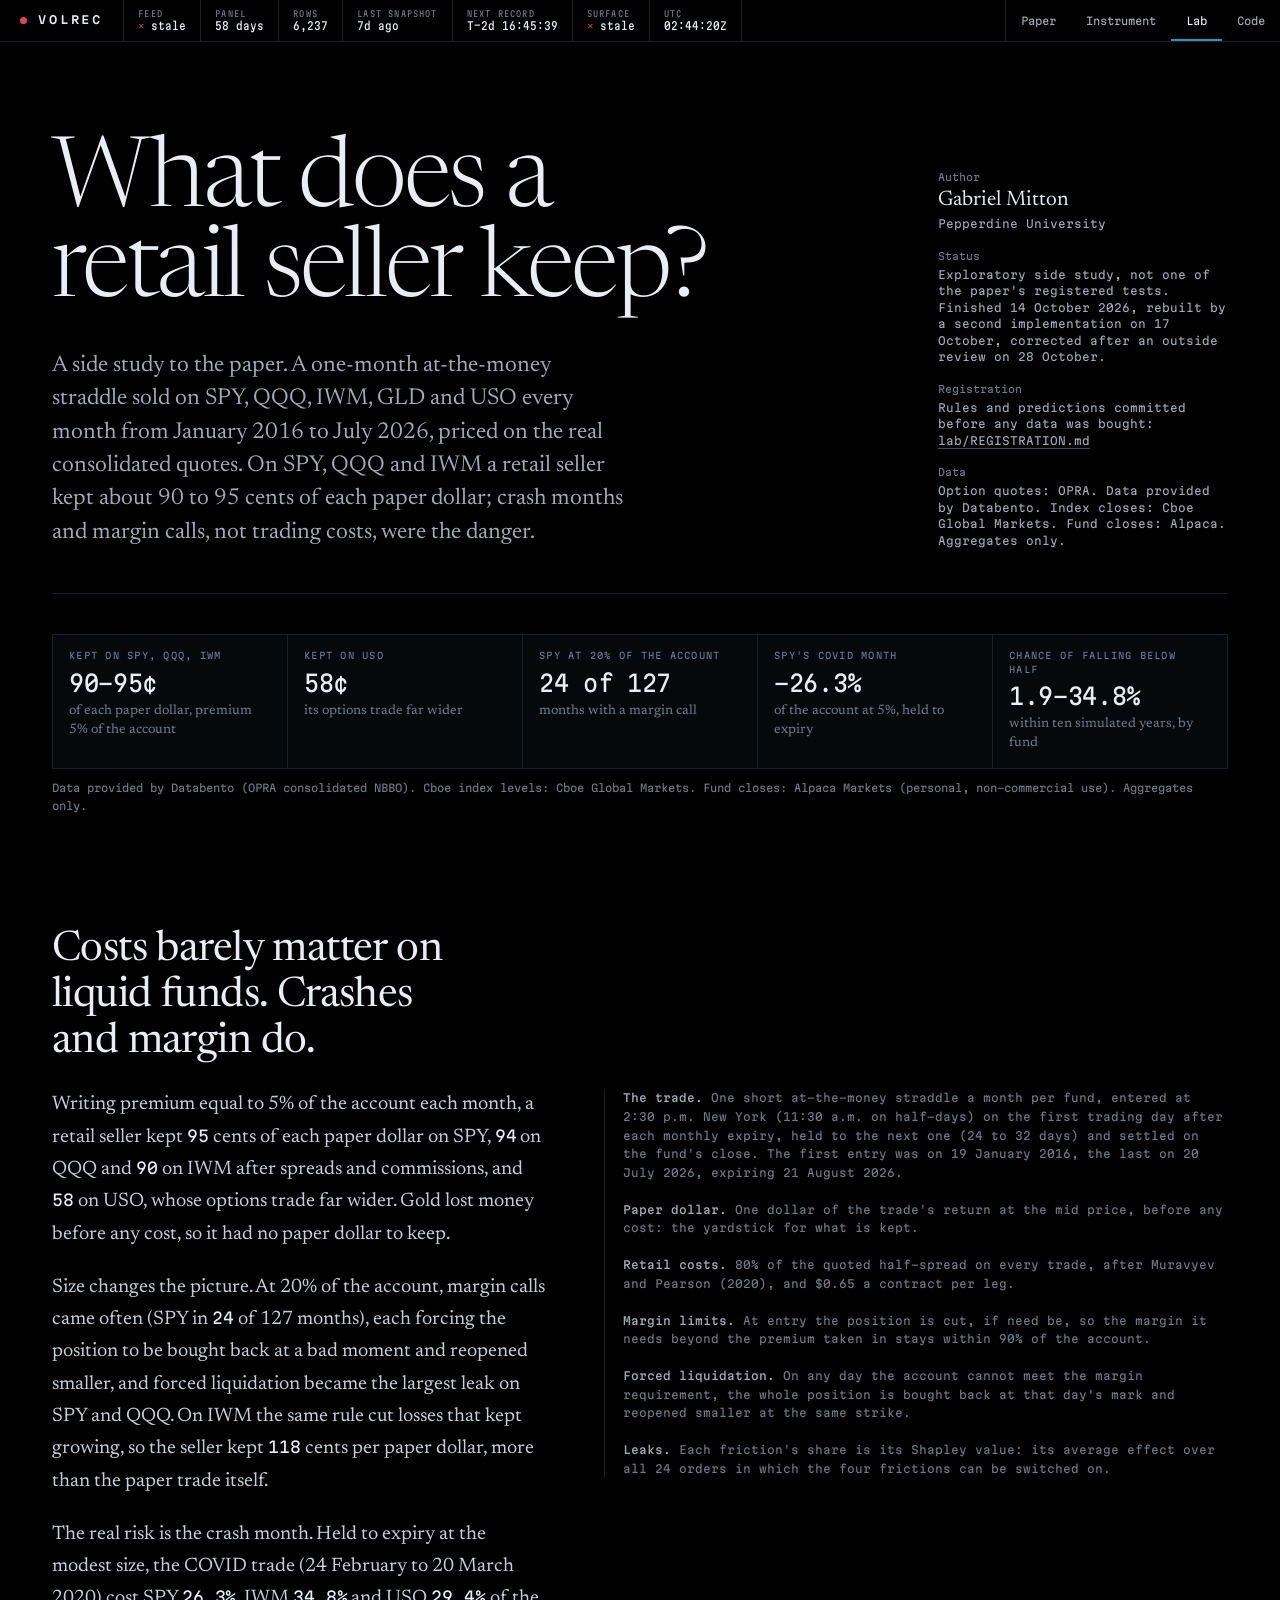
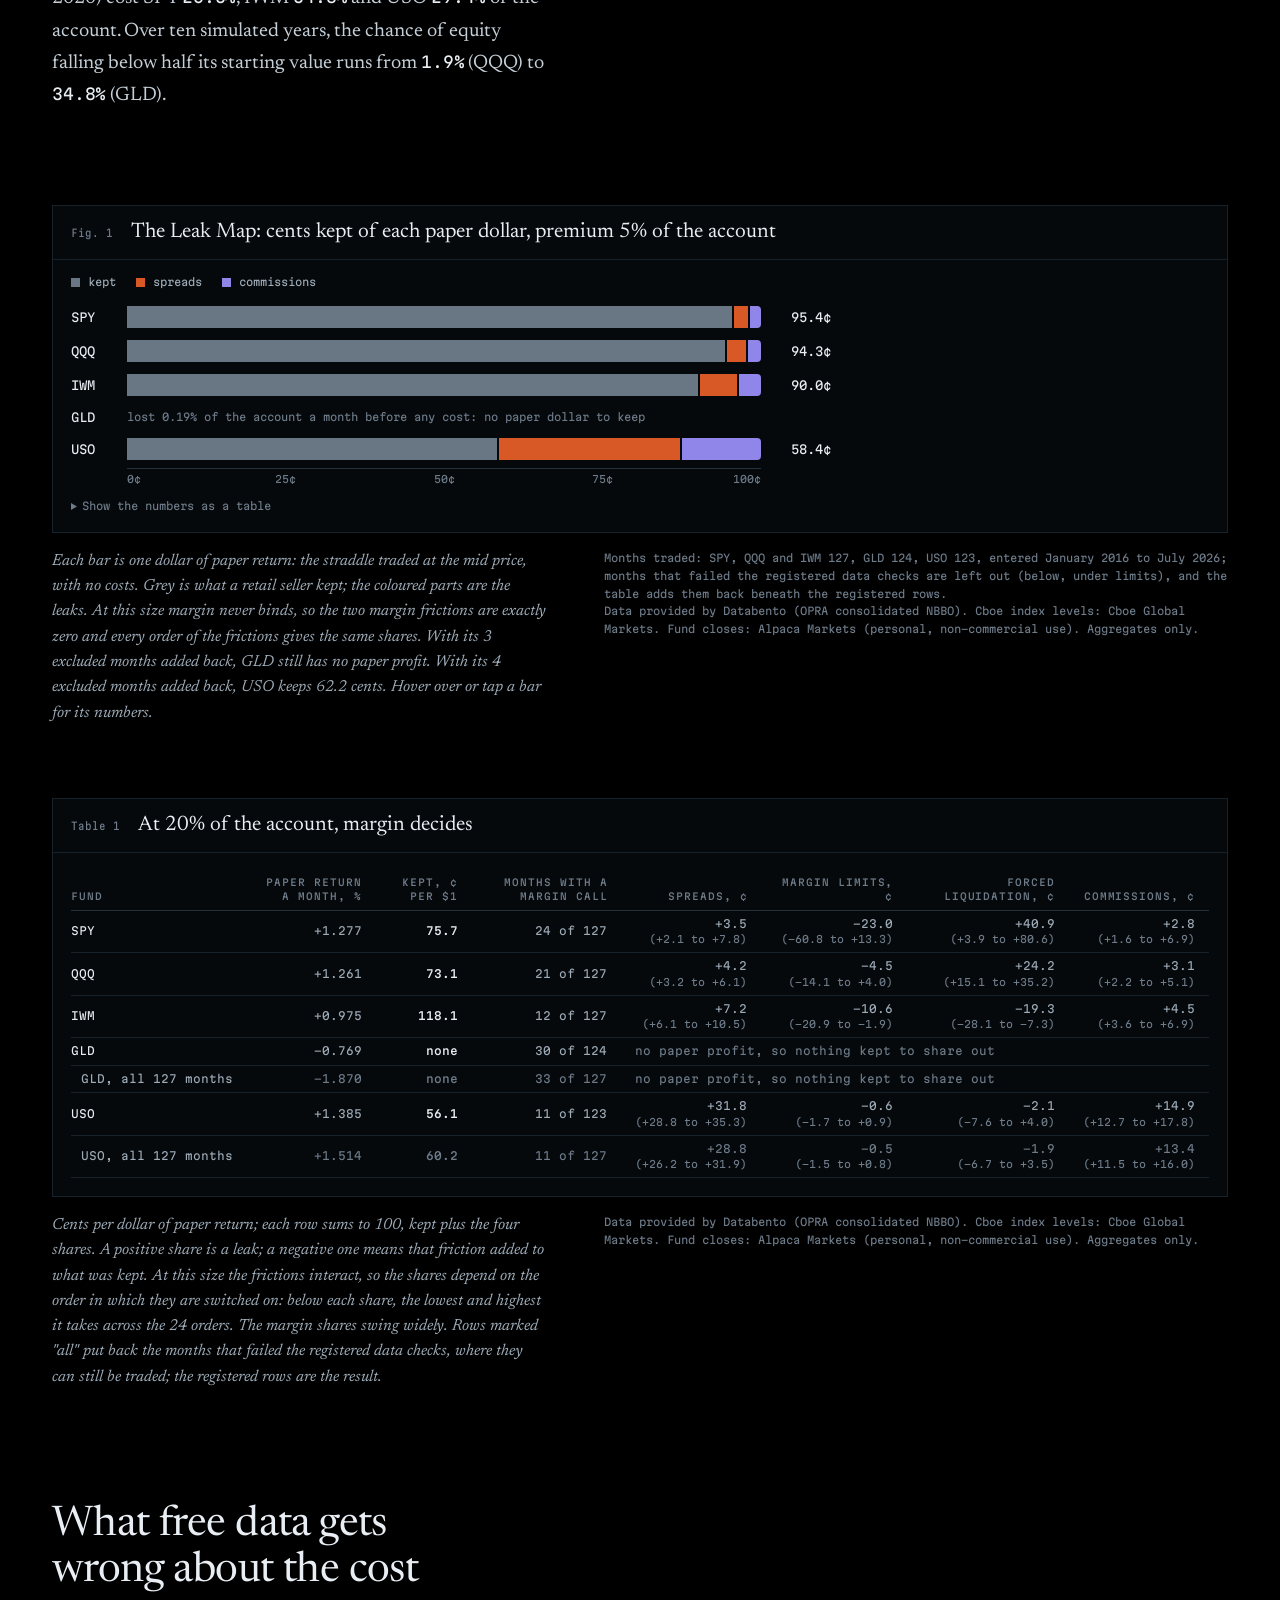
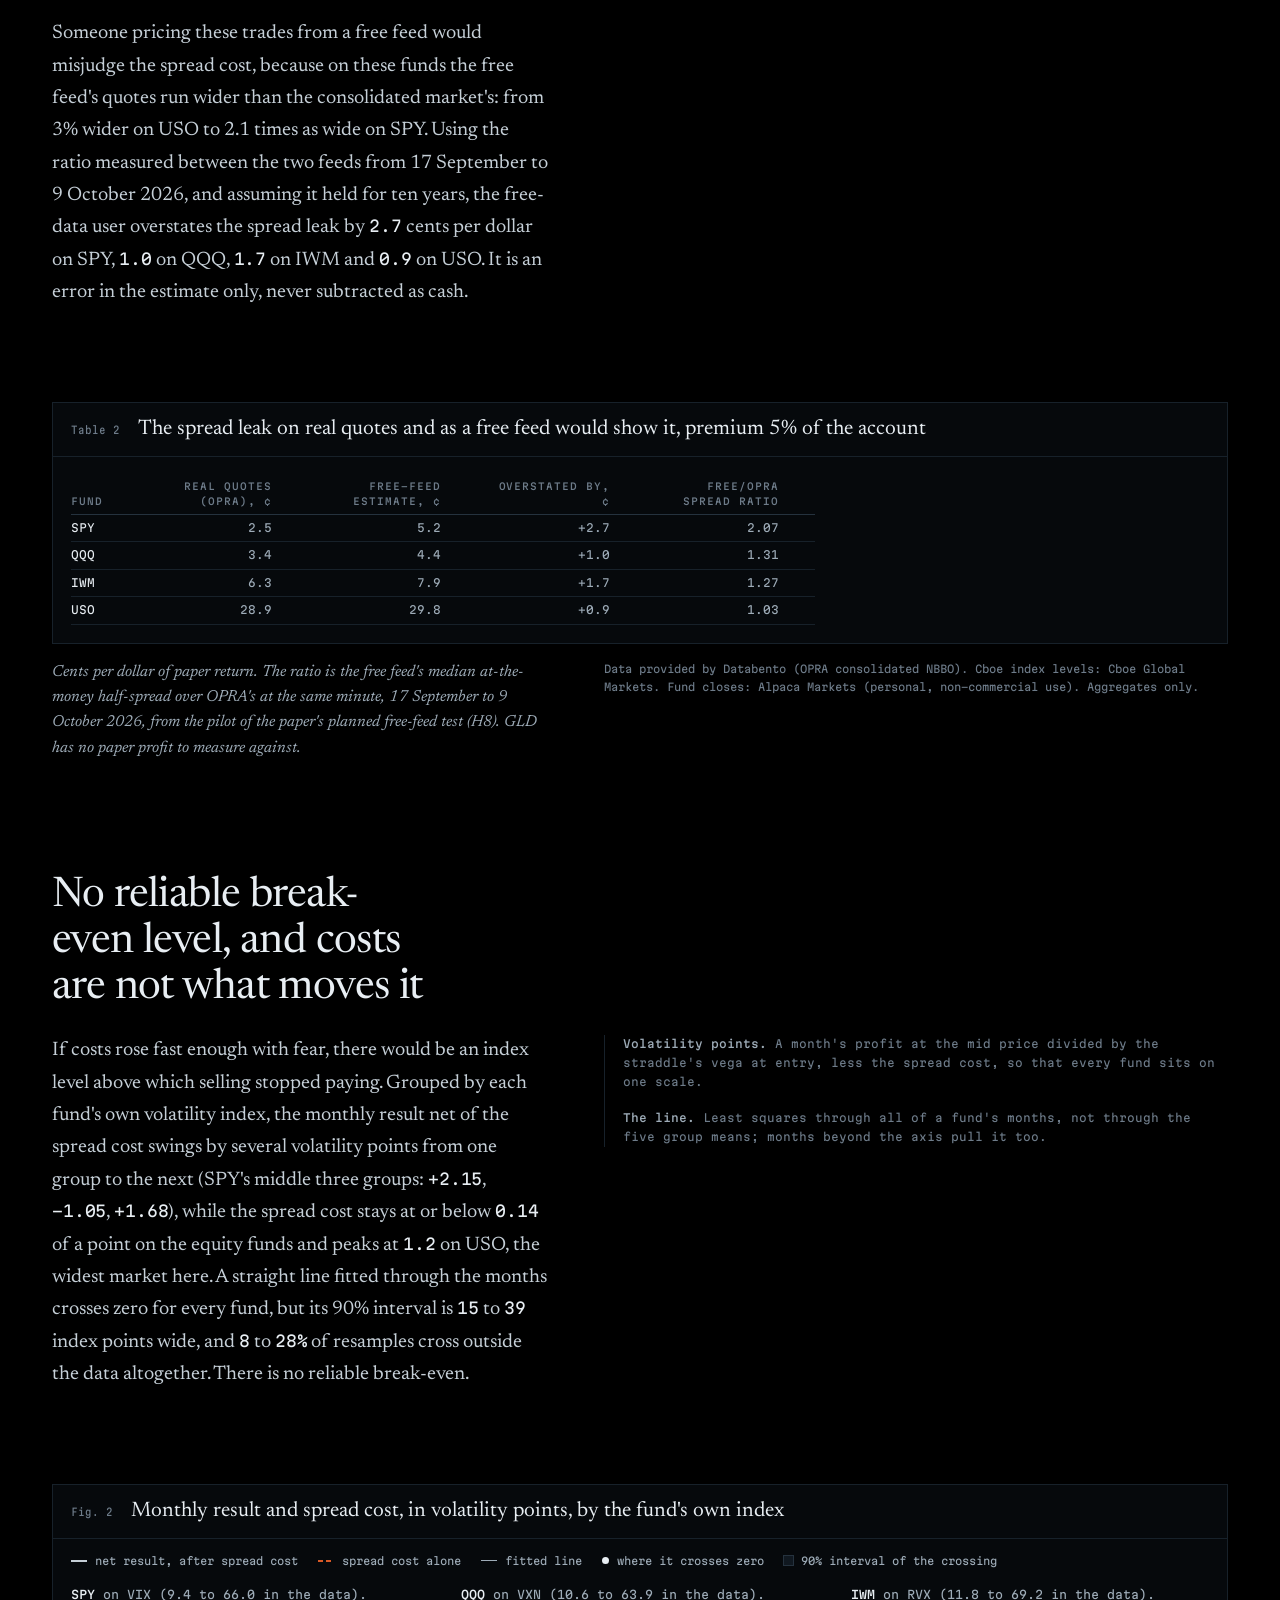
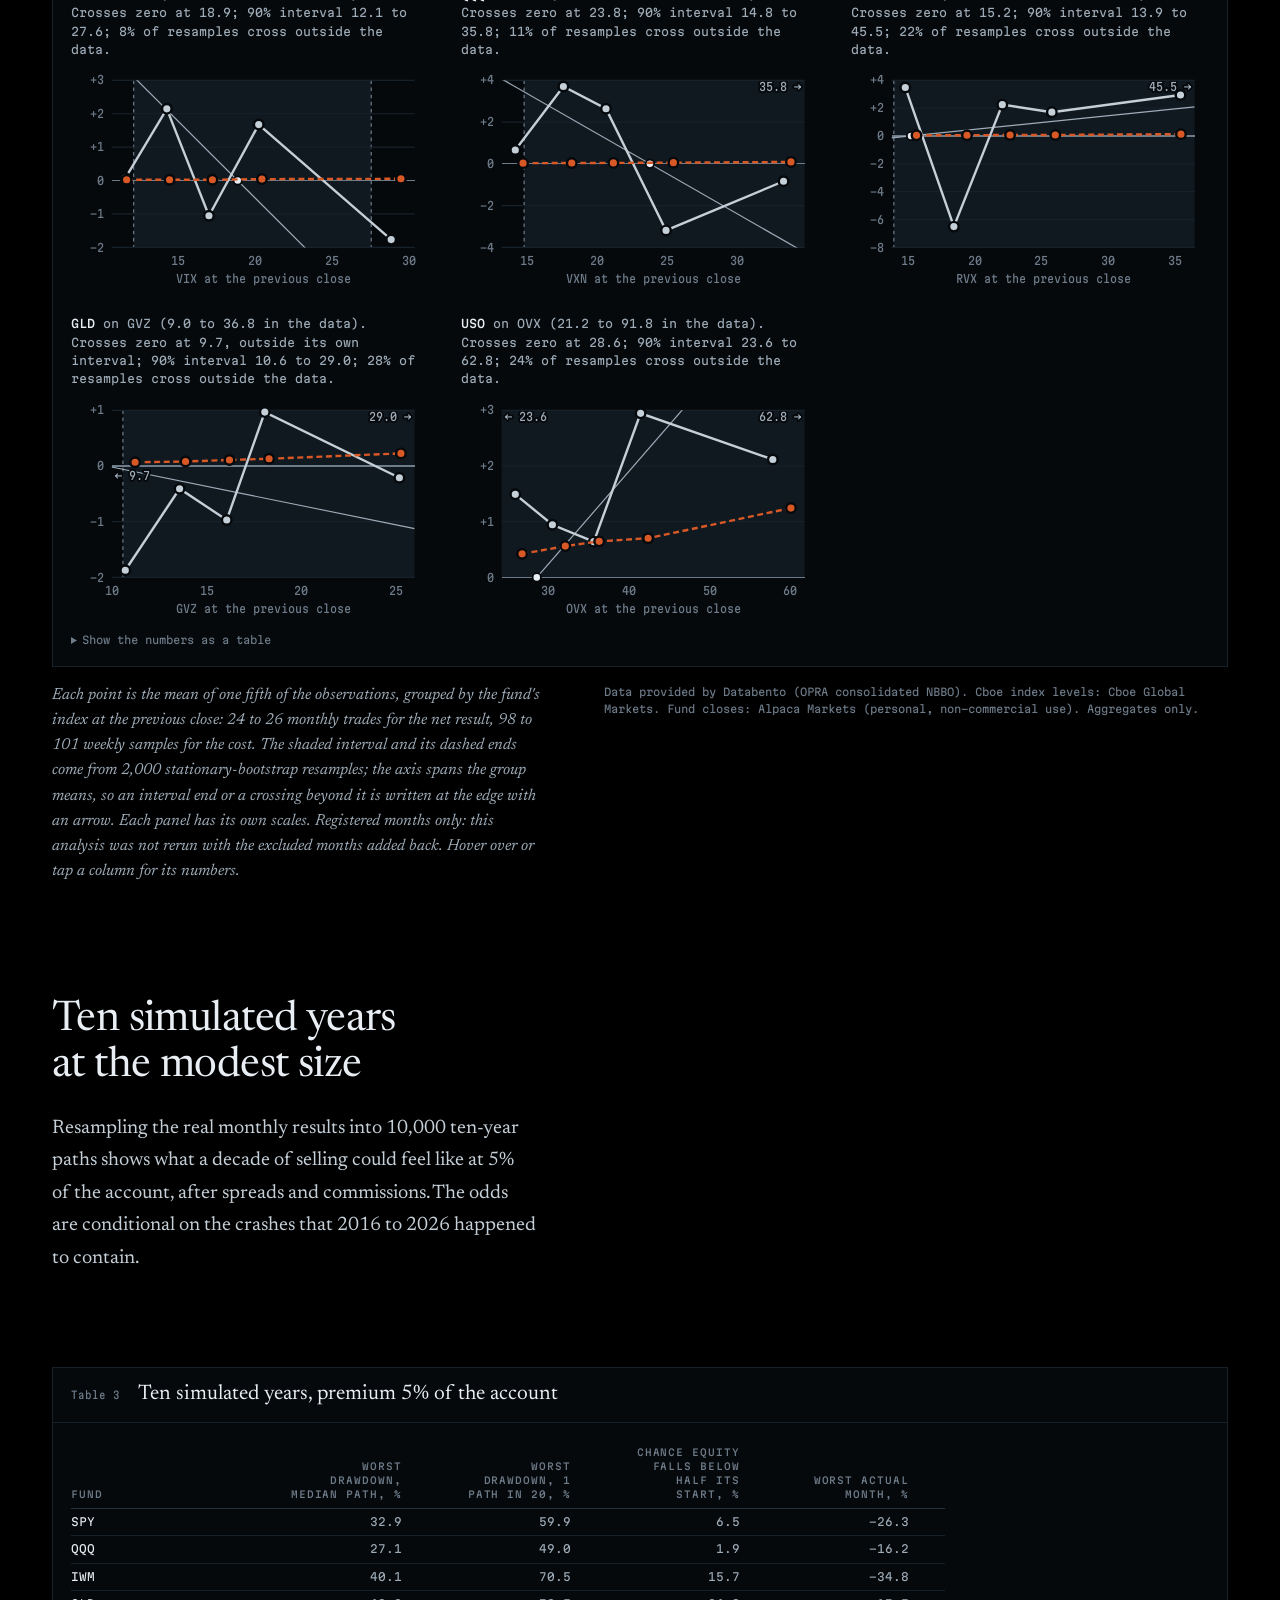
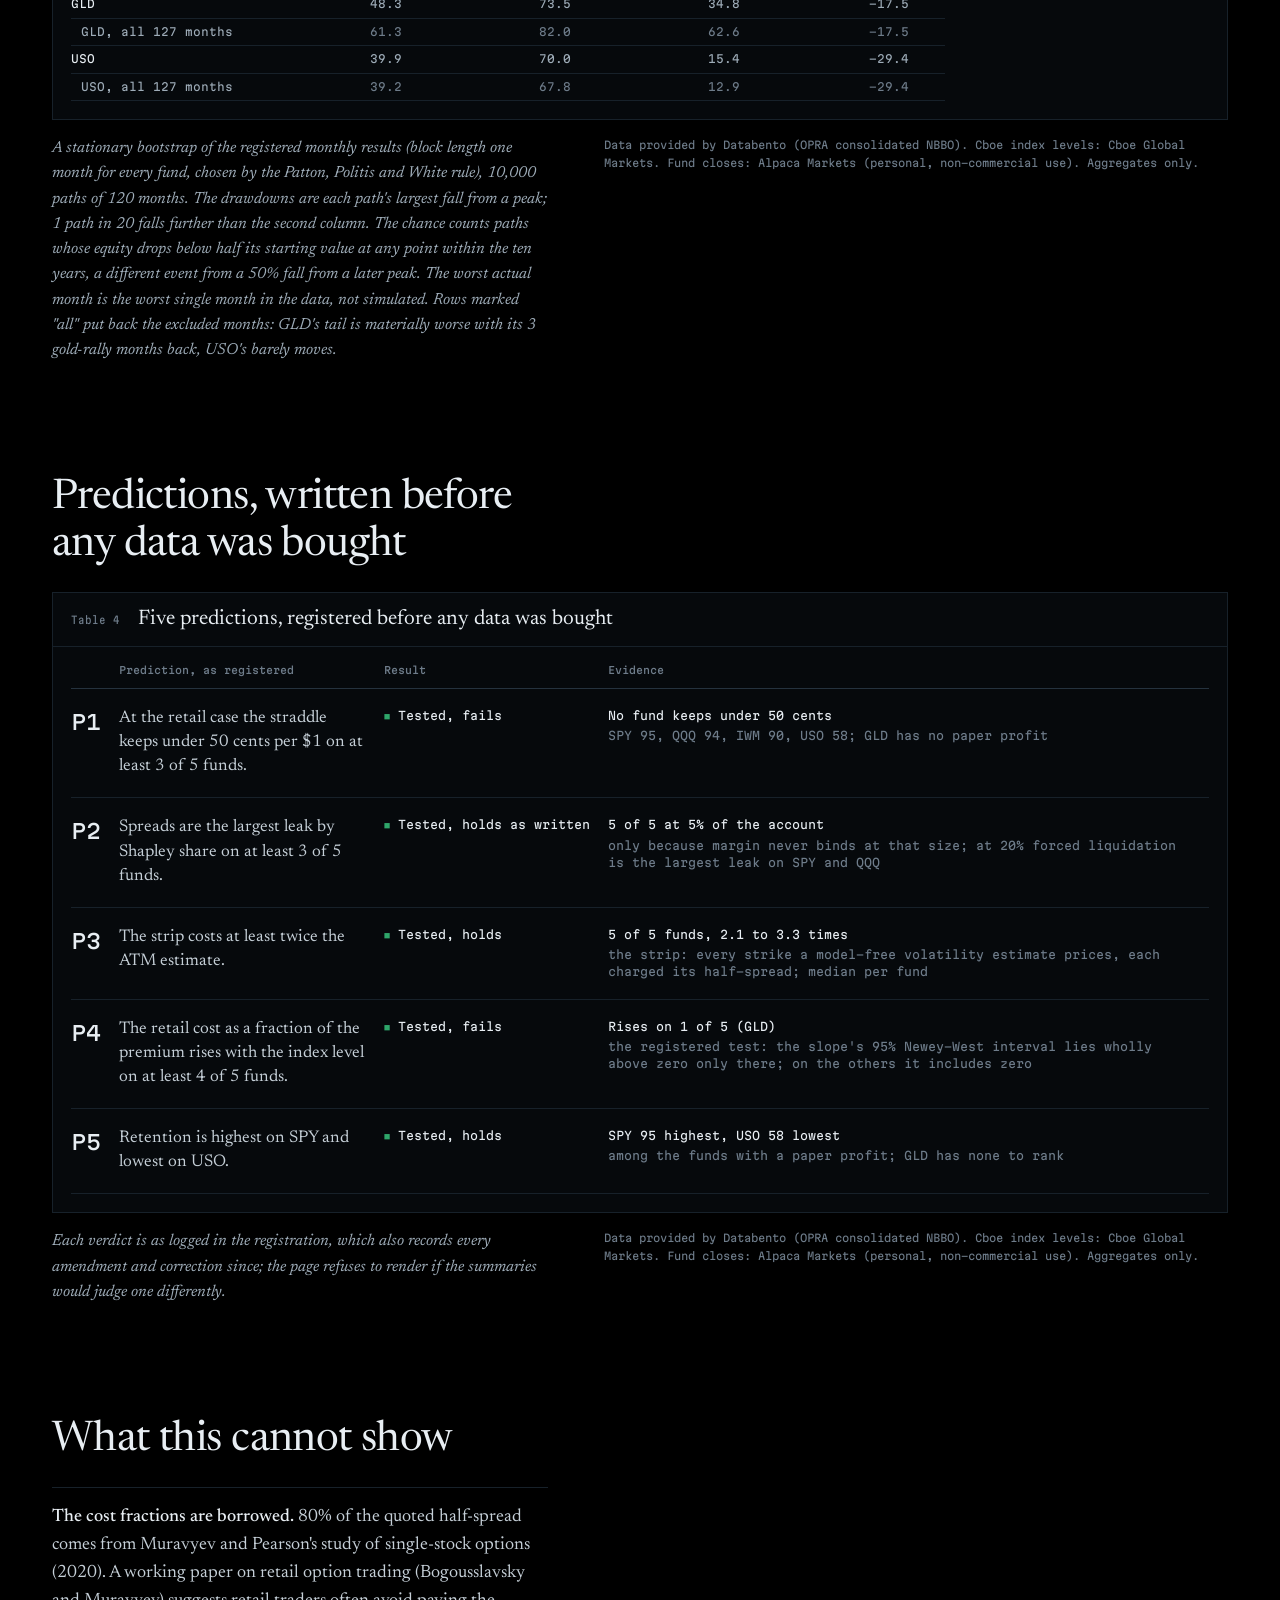
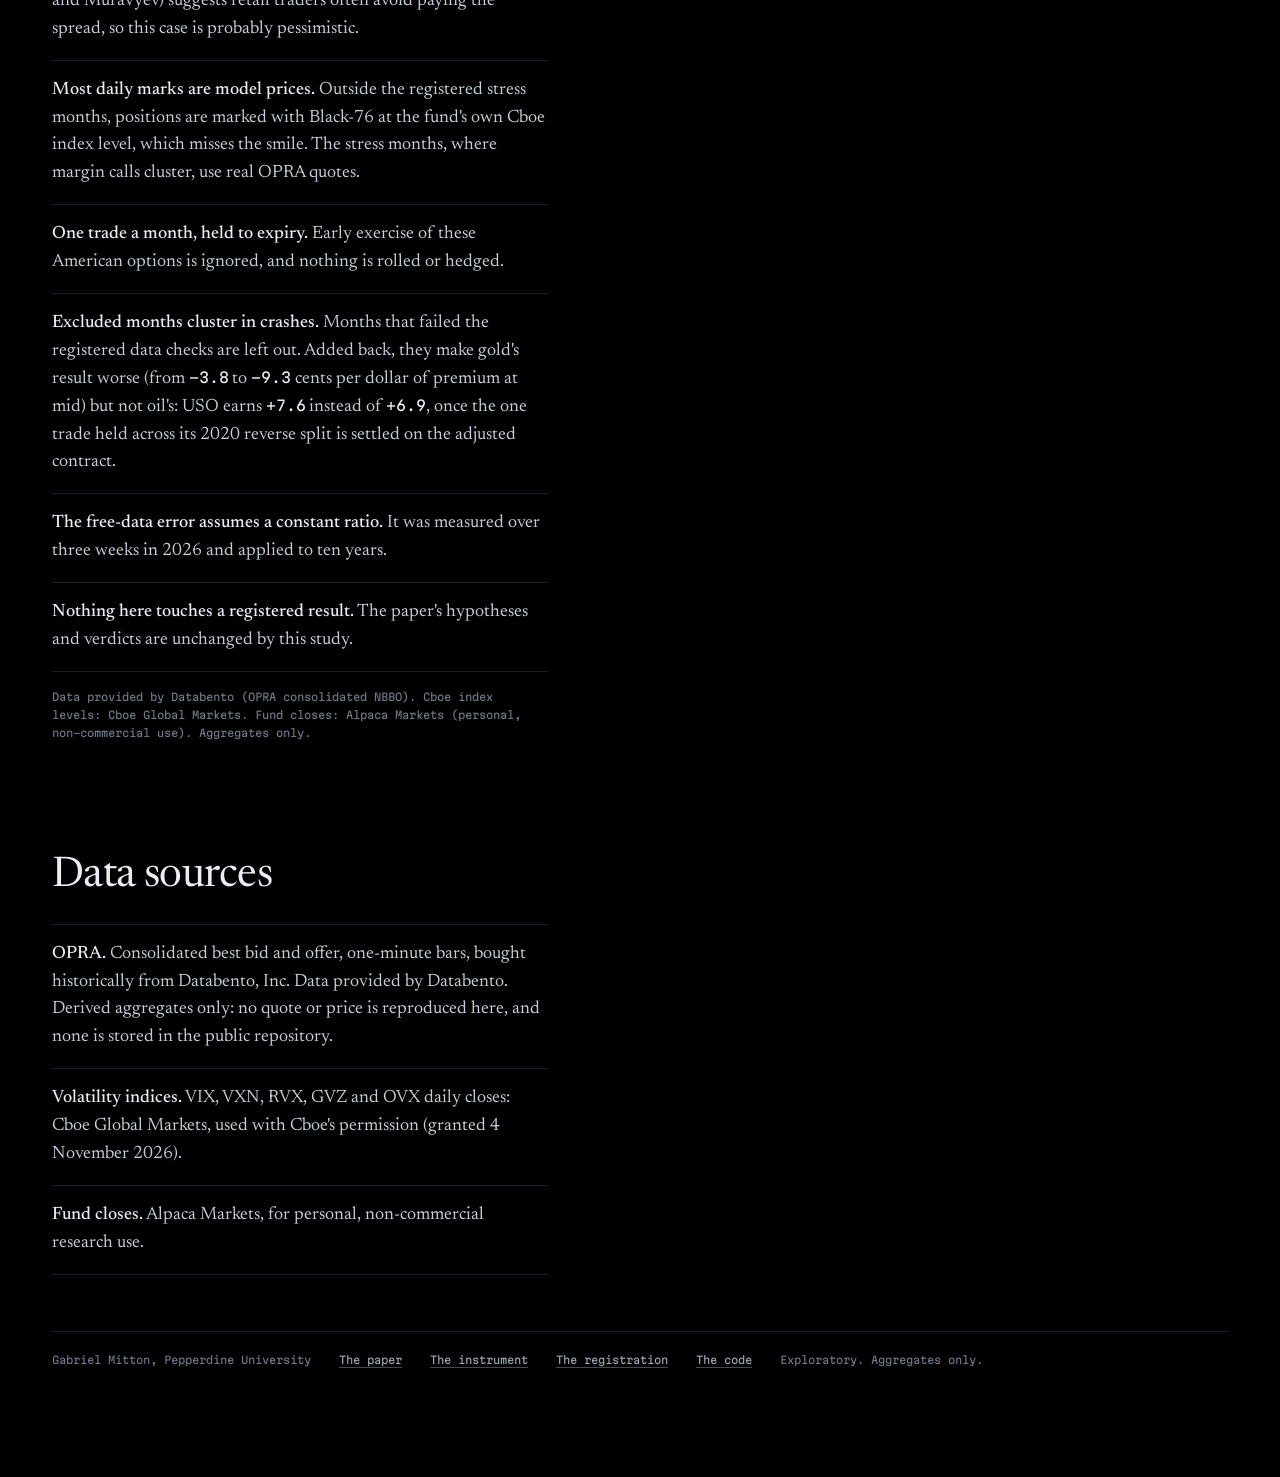
<file: tools/lab.html>
<!doctype html>
<html lang="en">
<head>
<meta charset="utf-8">
<meta name="viewport" content="width=device-width,initial-scale=1">
<title>Volrec Lab</title>
<meta name="description" content="A side study to 'What does free options data cost?': how much of the volatility premium a retail seller of fund straddles keeps after spreads, commissions and margin, 2016 to 2026.">
<meta property="og:type" content="website">
<meta property="og:site_name" content="volrec">
<meta property="og:title" content="Volrec Lab">
<meta property="og:description" content="A side study to 'What does free options data cost?': how much of the volatility premium a retail seller of fund straddles keeps after spreads, commissions and margin, 2016 to 2026.">
<meta property="og:url" content="https://gabrielmitton-cloud.github.io/volrec/tools/lab.html">
<meta property="og:image" content="https://gabrielmitton-cloud.github.io/volrec/og/lab.png">
<meta property="og:image:width" content="1200">
<meta property="og:image:height" content="630">
<meta property="og:image:alt" content="Volrec Lab: what a retail seller of fund straddles keeps after costs">
<meta name="twitter:card" content="summary_large_image">
<meta name="theme-color" content="#000000">
<link rel="icon" href="data:image/svg+xml,%3Csvg xmlns='http://www.w3.org/2000/svg' viewBox='0 0 32 32'%3E%3Crect width='32' height='32' fill='%23000'/%3E%3Cpath d='M3 23C9 23 11 8 16 8s7 15 13 15' fill='none' stroke='%232396C4' stroke-width='2.6'/%3E%3C/svg%3E">
<link rel="preconnect" href="https://fonts.googleapis.com">
<link rel="preconnect" href="https://fonts.gstatic.com" crossorigin>
<link rel="stylesheet" href="https://fonts.googleapis.com/css2?family=Martian+Mono:wdth,wght@75..112.5,300..700&family=Newsreader:ital,opsz,wght@0,6..72,300..600;1,6..72,300..500&display=swap">
<link rel="stylesheet" href="volrec.css?v=20261104">
<!-- Generated by lab/report.py from the private lab summaries. Edit the generator, not this file. -->
<style>
/* Lab colours. Neutral grey is what the seller keeps (pinned to the grey the palette was validated with); the two
   leaks take the dataviz palette's orange and violet (dark steps, validated on --panel), clear of the channel and
   status colours. */
:root { --lab-kept: #697785; --lab-spread: #d95926; --lab-comm: #9085e9; --lab-net: var(--read); }
.mk-kept { background: var(--lab-kept); } .mk-spread { background: var(--lab-spread); } .mk-comm { background: var(--lab-comm); }
.lab-key { margin-top: 40px; }
.lab-key .kpis { border: 1px solid var(--rule); }
.lab-key .src { margin-top: 10px; }
.lm { display: grid; gap: 12px; max-width: 760px; }
.lm-row { display: grid; grid-template-columns: 44px minmax(0, 1fr) 58px; gap: 12px; align-items: center; outline-offset: 4px; }
.lm-k { color: var(--ink); }
/* Each part is its true share of the bar's full width; the 2px separators are drawn inside the following part,
   so they take no width from the scale, and a part of zero width shows nothing. */
.lm-bar { display: flex; height: 22px; border-radius: 0 4px 4px 0; overflow: hidden; }
.lm-bar i { display: block; flex: none; height: 100%; }
.lm-bar i + i { box-shadow: inset 2px 0 0 var(--panel); }
.lm-row[data-tip]:hover .lm-bar i + i, .lm-row[data-tip]:focus .lm-bar i + i { box-shadow: inset 2px 0 0 var(--panel-2); }
.lm-v { color: var(--ink); text-align: right; font-variant-numeric: tabular-nums; }
.lm-note { grid-column: 2 / -1; color: var(--ink-3); font-size: 10.5px; }
.lm-row[data-tip]:hover, .lm-row[data-tip]:focus { background: var(--panel-2); }
.lm-axis { margin-top: -4px; }
.lm-ticks { position: relative; height: 16px; border-top: 1px solid var(--rule-2); }
.lm-ticks b { position: absolute; top: 3px; transform: translateX(-50%); font-weight: 400; font-size: 10px; color: var(--ink-3); }
.lm-ticks b:first-child { transform: none; } .lm-ticks b:last-child { transform: translateX(-100%); }
.sw-dash { width: 16px; height: 2px; display: inline-block; background: repeating-linear-gradient(90deg, var(--lab-spread) 0 5px, transparent 5px 8px); }
.sw-fit { width: 16px; height: 1px; display: inline-block; background: var(--ink-2); }
.sw-dot { width: 7px; height: 7px; display: inline-block; border-radius: 50%; background: var(--ink); }
.be-grid { display: grid; grid-template-columns: repeat(auto-fit, minmax(min(300px, 100%), 1fr)); gap: 26px 32px; }
.be-cap { margin: 0 0 8px; font-size: 11.5px; line-height: 1.6; color: var(--ink-2); min-height: 4.8em; }
.be-cap b { color: var(--ink); font-weight: 500; }
.be svg { display: block; width: 100%; height: auto; overflow: visible; }
.be text { font-family: var(--mono); }
.be .tick { fill: var(--ink-3); font-size: 9.5px; }
.be .edge { fill: var(--ink-2); font-size: 9.5px; paint-order: stroke; stroke: var(--panel); stroke-width: 3px; stroke-linejoin: round; }
.be .grid { stroke: var(--rule); stroke-width: 1; }
.be .zero { stroke: var(--ink-3); stroke-width: 1; }
.be .band { fill: var(--panel-3); }
.be .ci-end { stroke: var(--ink-3); stroke-width: 1; stroke-dasharray: 3 3; }
.be .fit { stroke: var(--ink-2); stroke-width: 1; }
.be .cross { fill: var(--ink); stroke: var(--panel); stroke-width: 1.5; }
.ln-net { fill: none; stroke: var(--lab-net); stroke-width: 2; }
.ln-cost { fill: none; stroke: var(--lab-spread); stroke-width: 2; stroke-dasharray: 5 3; }
.dt-net { fill: var(--lab-net); stroke: var(--panel); stroke-width: 2; }
.dt-cost { fill: var(--lab-spread); stroke: var(--panel); stroke-width: 2; }
.hit { fill: #fff; fill-opacity: 0; outline: none; cursor: default; }
.hit:hover, .hit:focus { fill-opacity: .05; }
.hit:focus-visible { fill-opacity: .08; stroke: var(--ink-2); stroke-width: 1; }
table.data th { white-space: normal; vertical-align: bottom; }
table.data td.r, table.data th.r { text-align: right; padding-left: 14px; }
table.data .rg { display: block; color: var(--ink-3); font-size: 10px; }
table.data td.k { color: var(--ink); font-weight: 500; }
table.data td.na { color: var(--ink-3); white-space: normal; padding-left: 14px; }
table.data tr.ab td { color: var(--ink-3); }
table.data tr.ab td:first-child { padding-left: 10px; color: var(--ink-2); }
table.lab-t td:first-child, table.lab-t th:first-child { position: sticky; left: 0; background: var(--panel); z-index: 1; }
table.data.compact { min-width: 0; width: auto; }
table.data.compact td, table.data.compact th { padding-right: 36px; }
table.data.compact th span { display: inline-block; max-width: 17ch; }   /* headers wrap, so the columns close up */
@media (max-width: 620px) {
  .lm-ticks b:nth-child(even) { display: none; }
  table.lab-t tr.ab .abl { display: inline-block; width: 10ch; white-space: normal; }   /* two lines, so the pinned column stays narrow */
}
</style>
</head>
<body>
<header class="rail" id="rail"></header>

<main class="paper">

  <section class="masthead">
    <div>
      <h1 class="title">What does a retail seller keep?</h1>
      <p class="dek">A side study to the paper. A one-month at-the-money straddle sold on SPY, QQQ, IWM, GLD and USO every month from January 2016 to July 2026, priced on the real consolidated quotes. On SPY, QQQ and IWM a retail seller kept about 90 to 95 cents of each paper dollar; crash months and margin calls, not trading costs, were the danger.</p>
    </div>
    <dl class="meta">
      <div><dt>Author</dt><dd class="byline">Gabriel Mitton</dd><dd>Pepperdine University</dd></div>
      <div><dt>Status</dt><dd>Exploratory side study, not one of the paper's registered tests. Finished 14 October 2026, rebuilt by a second implementation on 17 October, corrected after an outside review on 28 October.</dd></div>
      <div><dt>Registration</dt><dd>Rules and predictions committed before any data was bought: <a href="https://github.com/gabrielmitton-cloud/volrec/blob/main/lab/REGISTRATION.md">lab/REGISTRATION.md</a></dd></div>
      <div><dt>Data</dt><dd>Option quotes: OPRA. Data provided by Databento. Index closes: Cboe Global Markets. Fund closes: Alpaca. Aggregates only.</dd></div>
    </dl>
  </section>

  <section class="lab-key" aria-label="Key numbers">
    <div class="kpis"><div class="kpi"><div class="kpi-k">Kept on SPY, QQQ, IWM</div><div class="kpi-v">90–95¢</div><div class="kpi-g">of each paper dollar, premium 5% of the account</div></div><div class="kpi"><div class="kpi-k">Kept on USO</div><div class="kpi-v">58¢</div><div class="kpi-g">its options trade far wider</div></div><div class="kpi"><div class="kpi-k">SPY at 20% of the account</div><div class="kpi-v">24 of 127</div><div class="kpi-g">months with a margin call</div></div><div class="kpi"><div class="kpi-k">SPY's COVID month</div><div class="kpi-v">−26.3%</div><div class="kpi-g">of the account at 5%, held to expiry</div></div><div class="kpi"><div class="kpi-k">Chance of falling below half</div><div class="kpi-v">1.9–34.8%</div><div class="kpi-g">within ten simulated years, by fund</div></div></div>
    <div class="src">Data provided by Databento (OPRA consolidated NBBO). Cboe index levels: Cboe Global Markets. Fund closes: Alpaca Markets (personal, non-commercial use). Aggregates only.</div>
  </section>

  <section class="section">
    <h2>Costs barely matter on liquid funds. Crashes and margin do.</h2>
    <div class="prose">
      <p>Writing premium equal to 5% of the account each month, a retail seller kept <span class="m">95</span> cents of each paper dollar on SPY, <span class="m">94</span> on QQQ and <span class="m">90</span> on IWM after spreads and commissions, and <span class="m">58</span> on USO, whose options trade far wider. Gold lost money before any cost, so it had no paper dollar to keep.</p>
      <p>Size changes the picture. At 20% of the account, margin calls came often (SPY in <span class="m">24</span> of 127 months), each forcing the position to be bought back at a bad moment and reopened smaller, and forced liquidation became the largest leak on SPY and QQQ. On IWM the same rule cut losses that kept growing, so the seller kept <span class="m">118</span> cents per paper dollar, more than the paper trade itself.</p>
      <p>The real risk is the crash month. Held to expiry at the modest size, the COVID trade (24 February to 20 March 2020) cost SPY <span class="m">26.3%</span>, IWM <span class="m">34.8%</span> and USO <span class="m">29.4%</span> of the account. Over ten simulated years, the chance of equity falling below half its starting value runs from <span class="m">1.9%</span> (QQQ) to <span class="m">34.8%</span> (GLD).</p>
    </div>
    <aside class="aside">
      <div><b>The trade.</b> One short at-the-money straddle a month per fund, entered at 2:30 p.m. New York (11:30 a.m. on half-days) on the first trading day after each monthly expiry, held to the next one (24 to 32 days) and settled on the fund's close. The first entry was on 19 January 2016, the last on 20 July 2026, expiring 21 August 2026.</div>
      <div><b>Paper dollar.</b> One dollar of the trade's return at the mid price, before any cost: the yardstick for what is kept.</div>
      <div><b>Retail costs.</b> 80% of the quoted half-spread on every trade, after Muravyev and Pearson (2020), and $0.65 a contract per leg.</div>
      <div><b>Margin limits.</b> At entry the position is cut, if need be, so the margin it needs beyond the premium taken in stays within 90% of the account.</div>
      <div><b>Forced liquidation.</b> On any day the account cannot meet the margin requirement, the whole position is bought back at that day's mark and reopened smaller at the same strike.</div>
      <div><b>Leaks.</b> Each friction's share is its Shapley value: its average effect over all 24 orders in which the four frictions can be switched on.</div>
    </aside>
    <figure class="fig" id="fig1">
      <div class="fig-frame">
        <div class="fig-head"><span class="fig-no">Fig. 1</span><h2 class="fig-title">The Leak Map: cents kept of each paper dollar, premium 5% of the account</h2></div>
        <div class="fig-tools">
          <div class="legend">
            <span><i class="sw-sq" style="background:var(--lab-kept)"></i>kept</span>
            <span><i class="sw-sq" style="background:var(--lab-spread)"></i>spreads</span>
            <span><i class="sw-sq" style="background:var(--lab-comm)"></i>commissions</span>
          </div>
        </div>
        <div class="fig-body">
          <div class="lm"><div class="lm-row" data-tip="[&quot;SPY, premium 5% of the account&quot;, [[&quot;95.4¢&quot;, &quot;kept&quot;, &quot;var(--lab-kept)&quot;], [&quot;2.5¢&quot;, &quot;spreads&quot;, &quot;var(--lab-spread)&quot;], [&quot;2.0¢&quot;, &quot;commissions&quot;, &quot;var(--lab-comm)&quot;], [&quot;+0.319%&quot;, &quot;paper return a month&quot;, null]]]" tabindex="0" role="img" aria-label="SPY, premium 5% of the account: 95.4¢ kept; 2.5¢ spreads; 2.0¢ commissions; +0.319% paper return a month"><span class="lm-k">SPY</span><span class="lm-bar"><i class="mk-kept" style="width:95.44%"></i><i class="mk-spread" style="width:2.54%"></i><i class="mk-comm" style="width:2.02%"></i></span><span class="lm-v">95.4¢</span></div><div class="lm-row" data-tip="[&quot;QQQ, premium 5% of the account&quot;, [[&quot;94.3¢&quot;, &quot;kept&quot;, &quot;var(--lab-kept)&quot;], [&quot;3.4¢&quot;, &quot;spreads&quot;, &quot;var(--lab-spread)&quot;], [&quot;2.4¢&quot;, &quot;commissions&quot;, &quot;var(--lab-comm)&quot;], [&quot;+0.315%&quot;, &quot;paper return a month&quot;, null]]]" tabindex="0" role="img" aria-label="QQQ, premium 5% of the account: 94.3¢ kept; 3.4¢ spreads; 2.4¢ commissions; +0.315% paper return a month"><span class="lm-k">QQQ</span><span class="lm-bar"><i class="mk-kept" style="width:94.26%"></i><i class="mk-spread" style="width:3.36%"></i><i class="mk-comm" style="width:2.38%"></i></span><span class="lm-v">94.3¢</span></div><div class="lm-row" data-tip="[&quot;IWM, premium 5% of the account&quot;, [[&quot;90.0¢&quot;, &quot;kept&quot;, &quot;var(--lab-kept)&quot;], [&quot;6.3¢&quot;, &quot;spreads&quot;, &quot;var(--lab-spread)&quot;], [&quot;3.7¢&quot;, &quot;commissions&quot;, &quot;var(--lab-comm)&quot;], [&quot;+0.244%&quot;, &quot;paper return a month&quot;, null]]]" tabindex="0" role="img" aria-label="IWM, premium 5% of the account: 90.0¢ kept; 6.3¢ spreads; 3.7¢ commissions; +0.244% paper return a month"><span class="lm-k">IWM</span><span class="lm-bar"><i class="mk-kept" style="width:90.01%"></i><i class="mk-spread" style="width:6.26%"></i><i class="mk-comm" style="width:3.74%"></i></span><span class="lm-v">90.0¢</span></div><div class="lm-row lm-none"><span class="lm-k">GLD</span><span class="lm-note">lost 0.19% of the account a month before any cost: no paper dollar to keep</span></div><div class="lm-row" data-tip="[&quot;USO, premium 5% of the account&quot;, [[&quot;58.4¢&quot;, &quot;kept&quot;, &quot;var(--lab-kept)&quot;], [&quot;28.9¢&quot;, &quot;spreads&quot;, &quot;var(--lab-spread)&quot;], [&quot;12.7¢&quot;, &quot;commissions&quot;, &quot;var(--lab-comm)&quot;], [&quot;+0.346%&quot;, &quot;paper return a month&quot;, null]]]" tabindex="0" role="img" aria-label="USO, premium 5% of the account: 58.4¢ kept; 28.9¢ spreads; 12.7¢ commissions; +0.346% paper return a month"><span class="lm-k">USO</span><span class="lm-bar"><i class="mk-kept" style="width:58.39%"></i><i class="mk-spread" style="width:28.90%"></i><i class="mk-comm" style="width:12.71%"></i></span><span class="lm-v">58.4¢</span></div><div class="lm-row lm-axis" aria-hidden="true"><span></span><span class="lm-ticks"><b style="left:0%">0¢</b><b style="left:25%">25¢</b><b style="left:50%">50¢</b><b style="left:75%">75¢</b><b style="left:100%">100¢</b></span><span></span></div></div>
          <details class="tv"><summary>Show the numbers as a table</summary><div class="tv-wrap"><table class="data lab-t"><thead><tr><th>Fund</th><th class="r">Paper return a month, %</th><th class="r">Kept, ¢ per $1</th><th class="r">Months with a margin call</th><th class="r">Spreads, ¢</th><th class="r">Margin limits, ¢</th><th class="r">Forced liquidation, ¢</th><th class="r">Commissions, ¢</th></tr></thead><tbody><tr><td>SPY</td><td class="r">+0.319</td><td class="k r">95.4</td><td class="r">0 of 127</td><td class="r">+2.5</td><td class="r">0.0</td><td class="r">0.0</td><td class="r">+2.0</td></tr><tr><td>QQQ</td><td class="r">+0.315</td><td class="k r">94.3</td><td class="r">0 of 127</td><td class="r">+3.4</td><td class="r">0.0</td><td class="r">0.0</td><td class="r">+2.4</td></tr><tr><td>IWM</td><td class="r">+0.244</td><td class="k r">90.0</td><td class="r">0 of 127</td><td class="r">+6.3</td><td class="r">0.0</td><td class="r">0.0</td><td class="r">+3.7</td></tr><tr><td>GLD</td><td class="r">−0.192</td><td class="k r">none</td><td class="r">0 of 124</td><td class="na" colspan="4">no paper profit, so nothing kept to share out</td></tr><tr class="ab"><td><span class="abl">GLD, all 127 months</span></td><td class="r">−0.467</td><td class="k r">none</td><td class="r">0 of 127</td><td class="na" colspan="4">no paper profit, so nothing kept to share out</td></tr><tr><td>USO</td><td class="r">+0.346</td><td class="k r">58.4</td><td class="r">0 of 123</td><td class="r">+28.9</td><td class="r">0.0</td><td class="r">0.0</td><td class="r">+12.7</td></tr><tr class="ab"><td><span class="abl">USO, all 127 months</span></td><td class="r">+0.378</td><td class="k r">62.2</td><td class="r">0 of 127</td><td class="r">+26.3</td><td class="r">0.0</td><td class="r">0.0</td><td class="r">+11.5</td></tr></tbody></table></div></details>
        </div>
      </div>
      <figcaption class="fig-cap">
        <p>Each bar is one dollar of paper return: the straddle traded at the mid price, with no costs. Grey is what a retail seller kept; the coloured parts are the leaks. At this size margin never binds, so the two margin frictions are exactly zero and every order of the frictions gives the same shares. With its 3 excluded months added back, GLD still has no paper profit. With its 4 excluded months added back, USO keeps 62.2 cents. Hover over or tap a bar for its numbers.</p>
        <div class="src">Months traded: SPY, QQQ and IWM 127, GLD 124, USO 123, entered January 2016 to July 2026; months that failed the registered data checks are left out (below, under limits), and the table adds them back beneath the registered rows.<br>Data provided by Databento (OPRA consolidated NBBO). Cboe index levels: Cboe Global Markets. Fund closes: Alpaca Markets (personal, non-commercial use). Aggregates only.</div>
      </figcaption>
    </figure>
    <figure class="fig">
      <div class="fig-frame">
        <div class="fig-head"><span class="fig-no">Table 1</span><h2 class="fig-title">At 20% of the account, margin decides</h2></div>
        <div class="fig-body"><div class="tv-wrap" style="margin-top:0"><table class="data lab-t"><thead><tr><th>Fund</th><th class="r">Paper return a month, %</th><th class="r">Kept, ¢ per $1</th><th class="r">Months with a margin call</th><th class="r">Spreads, ¢</th><th class="r">Margin limits, ¢</th><th class="r">Forced liquidation, ¢</th><th class="r">Commissions, ¢</th></tr></thead><tbody><tr><td>SPY</td><td class="r">+1.277</td><td class="k r">75.7</td><td class="r">24 of 127</td><td class="r">+3.5 <span class="rg">(+2.1 to +7.8)</span></td><td class="r">−23.0 <span class="rg">(−60.8 to +13.3)</span></td><td class="r">+40.9 <span class="rg">(+3.9 to +80.6)</span></td><td class="r">+2.8 <span class="rg">(+1.6 to +6.9)</span></td></tr><tr><td>QQQ</td><td class="r">+1.261</td><td class="k r">73.1</td><td class="r">21 of 127</td><td class="r">+4.2 <span class="rg">(+3.2 to +6.1)</span></td><td class="r">−4.5 <span class="rg">(−14.1 to +4.0)</span></td><td class="r">+24.2 <span class="rg">(+15.1 to +35.2)</span></td><td class="r">+3.1 <span class="rg">(+2.2 to +5.1)</span></td></tr><tr><td>IWM</td><td class="r">+0.975</td><td class="k r">118.1</td><td class="r">12 of 127</td><td class="r">+7.2 <span class="rg">(+6.1 to +10.5)</span></td><td class="r">−10.6 <span class="rg">(−20.9 to −1.9)</span></td><td class="r">−19.3 <span class="rg">(−28.1 to −7.3)</span></td><td class="r">+4.5 <span class="rg">(+3.6 to +6.9)</span></td></tr><tr><td>GLD</td><td class="r">−0.769</td><td class="k r">none</td><td class="r">30 of 124</td><td class="na" colspan="4">no paper profit, so nothing kept to share out</td></tr><tr class="ab"><td><span class="abl">GLD, all 127 months</span></td><td class="r">−1.870</td><td class="k r">none</td><td class="r">33 of 127</td><td class="na" colspan="4">no paper profit, so nothing kept to share out</td></tr><tr><td>USO</td><td class="r">+1.385</td><td class="k r">56.1</td><td class="r">11 of 123</td><td class="r">+31.8 <span class="rg">(+28.8 to +35.3)</span></td><td class="r">−0.6 <span class="rg">(−1.7 to +0.9)</span></td><td class="r">−2.1 <span class="rg">(−7.6 to +4.0)</span></td><td class="r">+14.9 <span class="rg">(+12.7 to +17.8)</span></td></tr><tr class="ab"><td><span class="abl">USO, all 127 months</span></td><td class="r">+1.514</td><td class="k r">60.2</td><td class="r">11 of 127</td><td class="r">+28.8 <span class="rg">(+26.2 to +31.9)</span></td><td class="r">−0.5 <span class="rg">(−1.5 to +0.8)</span></td><td class="r">−1.9 <span class="rg">(−6.7 to +3.5)</span></td><td class="r">+13.4 <span class="rg">(+11.5 to +16.0)</span></td></tr></tbody></table></div></div>
      </div>
      <figcaption class="fig-cap">
        <p>Cents per dollar of paper return; each row sums to 100, kept plus the four shares. A positive share is a leak; a negative one means that friction added to what was kept. At this size the frictions interact, so the shares depend on the order in which they are switched on: below each share, the lowest and highest it takes across the 24 orders. The margin shares swing widely. Rows marked "all" put back the months that failed the registered data checks, where they can still be traded; the registered rows are the result.</p>
        <div class="src">Data provided by Databento (OPRA consolidated NBBO). Cboe index levels: Cboe Global Markets. Fund closes: Alpaca Markets (personal, non-commercial use). Aggregates only.</div>
      </figcaption>
    </figure>
  </section>

  <section class="section">
    <h2>What free data gets wrong about the cost</h2>
    <div class="prose">
      <p>Someone pricing these trades from a free feed would misjudge the spread cost, because on these funds the free feed's quotes run wider than the consolidated market's: from 3% wider on USO to 2.1 times as wide on SPY. Using the ratio measured between the two feeds from 17 September to 9 October 2026, and assuming it held for ten years, the free-data user overstates the spread leak by <span class="m">2.7</span> cents per dollar on SPY, <span class="m">1.0</span> on QQQ, <span class="m">1.7</span> on IWM and <span class="m">0.9</span> on USO. It is an error in the estimate only, never subtracted as cash.</p>
    </div>
    <figure class="fig">
      <div class="fig-frame">
        <div class="fig-head"><span class="fig-no">Table 2</span><h2 class="fig-title">The spread leak on real quotes and as a free feed would show it, premium 5% of the account</h2></div>
        <div class="fig-body"><div class="tv-wrap" style="margin-top:0"><table class="data compact"><thead><tr><th>Fund</th><th class="r"><span>Real quotes (OPRA), ¢</span></th><th class="r"><span>Free-feed estimate, ¢</span></th><th class="r"><span>Overstated by, ¢</span></th><th class="r"><span>Free/OPRA spread ratio</span></th></tr></thead><tbody><tr><td>SPY</td><td class="r">2.5</td><td class="r">5.2</td><td class="r">+2.7</td><td class="r">2.07</td></tr><tr><td>QQQ</td><td class="r">3.4</td><td class="r">4.4</td><td class="r">+1.0</td><td class="r">1.31</td></tr><tr><td>IWM</td><td class="r">6.3</td><td class="r">7.9</td><td class="r">+1.7</td><td class="r">1.27</td></tr><tr><td>USO</td><td class="r">28.9</td><td class="r">29.8</td><td class="r">+0.9</td><td class="r">1.03</td></tr></tbody></table></div></div>
      </div>
      <figcaption class="fig-cap">
        <p>Cents per dollar of paper return. The ratio is the free feed's median at-the-money half-spread over OPRA's at the same minute, 17 September to 9 October 2026, from the pilot of the paper's planned free-feed test (H8). GLD has no paper profit to measure against.</p>
        <div class="src">Data provided by Databento (OPRA consolidated NBBO). Cboe index levels: Cboe Global Markets. Fund closes: Alpaca Markets (personal, non-commercial use). Aggregates only.</div>
      </figcaption>
    </figure>
  </section>

  <section class="section">
    <h2>No reliable break-even level, and costs are not what moves it</h2>
    <div class="prose">
      <p>If costs rose fast enough with fear, there would be an index level above which selling stopped paying. Grouped by each fund's own volatility index, the monthly result net of the spread cost swings by several volatility points from one group to the next (SPY's middle three groups: <span class="m">+2.15</span>, <span class="m">−1.05</span>, <span class="m">+1.68</span>), while the spread cost stays at or below <span class="m">0.14</span> of a point on the equity funds and peaks at <span class="m">1.2</span> on USO, the widest market here. A straight line fitted through the months crosses zero for every fund, but its 90% interval is <span class="m">15</span> to <span class="m">39</span> index points wide, and <span class="m">8</span> to <span class="m">28%</span> of resamples cross outside the data altogether. There is no reliable break-even.</p>
    </div>
    <aside class="aside">
      <div><b>Volatility points.</b> A month's profit at the mid price divided by the straddle's vega at entry, less the spread cost, so that every fund sits on one scale.</div>
      <div><b>The line.</b> Least squares through all of a fund's months, not through the five group means; months beyond the axis pull it too.</div>
    </aside>
    <figure class="fig" id="fig2">
      <div class="fig-frame">
        <div class="fig-head"><span class="fig-no">Fig. 2</span><h2 class="fig-title">Monthly result and spread cost, in volatility points, by the fund's own index</h2></div>
        <div class="fig-tools">
          <div class="legend">
            <span><i class="sw-line" style="background:var(--lab-net)"></i>net result, after spread cost</span>
            <span><i class="sw-dash"></i>spread cost alone</span>
            <span><i class="sw-fit"></i>fitted line</span>
            <span><i class="sw-dot"></i>where it crosses zero</span>
            <span><i class="sw-sq" style="background:var(--panel-3);outline:1px solid var(--rule-2)"></i>90% interval of the crossing</span>
          </div>
        </div>
        <div class="fig-body"><div class="be-grid"><div class="be"><p class="be-cap"><b>SPY</b> on VIX (9.4 to 66.0 in the data). Crosses zero at 18.9; 90% interval 12.1 to 27.6; 8% of resamples cross outside the data.</p><svg viewBox="0 0 300 186" role="group" aria-label="SPY: monthly net result and spread cost in volatility points by quintile of VIX, with the fitted line"><defs><clipPath id="be-clip-spy"><rect x="34" y="12" width="254" height="140"/></clipPath></defs><rect x="52.5" y="12" width="199.1" height="140" class="band"/><line x1="52.5" y1="12" x2="52.5" y2="152" class="ci-end"/><line x1="251.6" y1="12" x2="251.6" y2="152" class="ci-end"/><line x1="34" y1="152.0" x2="288" y2="152.0" class="grid"/><text x="28" y="155.5" class="tick" text-anchor="end">−2</text><line x1="34" y1="124.0" x2="288" y2="124.0" class="grid"/><text x="28" y="127.5" class="tick" text-anchor="end">−1</text><line x1="34" y1="96.0" x2="288" y2="96.0" class="zero"/><text x="28" y="99.5" class="tick" text-anchor="end">0</text><line x1="34" y1="68.0" x2="288" y2="68.0" class="grid"/><text x="28" y="71.5" class="tick" text-anchor="end">+1</text><line x1="34" y1="40.0" x2="288" y2="40.0" class="grid"/><text x="28" y="43.5" class="tick" text-anchor="end">+2</text><line x1="34" y1="12.0" x2="288" y2="12.0" class="grid"/><text x="28" y="15.5" class="tick" text-anchor="end">+3</text><text x="89.6" y="167" class="tick" text-anchor="middle">15</text><text x="154.1" y="167" class="tick" text-anchor="middle">20</text><text x="218.6" y="167" class="tick" text-anchor="middle">25</text><text x="283.1" y="167" class="tick" text-anchor="middle">30</text><text x="161" y="182" class="tick" text-anchor="middle">VIX at the previous close</text><line x1="34.0" y1="-9.4" x2="288.0" y2="244.0" class="fit" clip-path="url(#be-clip-spy)"/><circle cx="139.7" cy="96.0" r="3.5" class="cross"/><polyline points="45.5,93.9 80.3,35.9 115.6,125.5 157.3,49.1 268.3,145.5" class="ln-net"/><circle cx="45.5" cy="93.9" r="4" class="dt-net"/><circle cx="80.3" cy="35.9" r="4" class="dt-net"/><circle cx="115.6" cy="125.5" r="4" class="dt-net"/><circle cx="157.3" cy="49.1" r="4" class="dt-net"/><circle cx="268.3" cy="145.5" r="4" class="dt-net"/><polyline points="46.6,95.3 82.6,95.3 118.5,95.3 160.0,94.8 276.5,94.5" class="ln-cost"/><circle cx="46.6" cy="95.3" r="4" class="dt-cost"/><circle cx="82.6" cy="95.3" r="4" class="dt-cost"/><circle cx="118.5" cy="95.3" r="4" class="dt-cost"/><circle cx="160.0" cy="94.8" r="4" class="dt-cost"/><circle cx="276.5" cy="94.5" r="4" class="dt-cost"/><rect x="34.0" y="12" width="28.9" height="140" class="hit" data-tip="[&quot;SPY, VIX group 1 of 5&quot;, [[&quot;+0.07 pts&quot;, &quot;net result, 25 months, VIX near 11.6&quot;, &quot;var(--lab-net)&quot;], [&quot;+0.024 pts&quot;, &quot;spread cost, 100 weekly samples, VIX near 11.7&quot;, &quot;var(--lab-spread)&quot;]]]" tabindex="0" role="img" aria-label="SPY, VIX group 1 of 5: +0.07 pts net result, 25 months, VIX near 11.6; +0.024 pts spread cost, 100 weekly samples, VIX near 11.7"/><rect x="62.9" y="12" width="35.0" height="140" class="hit" data-tip="[&quot;SPY, VIX group 2 of 5&quot;, [[&quot;+2.15 pts&quot;, &quot;net result, 25 months, VIX near 14.3&quot;, &quot;var(--lab-net)&quot;], [&quot;+0.026 pts&quot;, &quot;spread cost, 101 weekly samples, VIX near 14.5&quot;, &quot;var(--lab-spread)&quot;]]]" tabindex="0" role="img" aria-label="SPY, VIX group 2 of 5: +2.15 pts net result, 25 months, VIX near 14.3; +0.026 pts spread cost, 101 weekly samples, VIX near 14.5"/><rect x="97.9" y="12" width="38.5" height="140" class="hit" data-tip="[&quot;SPY, VIX group 3 of 5&quot;, [[&quot;−1.05 pts&quot;, &quot;net result, 26 months, VIX near 17.0&quot;, &quot;var(--lab-net)&quot;], [&quot;+0.027 pts&quot;, &quot;spread cost, 101 weekly samples, VIX near 17.2&quot;, &quot;var(--lab-spread)&quot;]]]" tabindex="0" role="img" aria-label="SPY, VIX group 3 of 5: −1.05 pts net result, 26 months, VIX near 17.0; +0.027 pts spread cost, 101 weekly samples, VIX near 17.2"/><rect x="136.5" y="12" width="76.3" height="140" class="hit" data-tip="[&quot;SPY, VIX group 4 of 5&quot;, [[&quot;+1.68 pts&quot;, &quot;net result, 25 months, VIX near 20.2&quot;, &quot;var(--lab-net)&quot;], [&quot;+0.044 pts&quot;, &quot;spread cost, 101 weekly samples, VIX near 20.5&quot;, &quot;var(--lab-spread)&quot;]]]" tabindex="0" role="img" aria-label="SPY, VIX group 4 of 5: +1.68 pts net result, 25 months, VIX near 20.2; +0.044 pts spread cost, 101 weekly samples, VIX near 20.5"/><rect x="212.8" y="12" width="75.2" height="140" class="hit" data-tip="[&quot;SPY, VIX group 5 of 5&quot;, [[&quot;−1.77 pts&quot;, &quot;net result, 26 months, VIX near 28.9&quot;, &quot;var(--lab-net)&quot;], [&quot;+0.054 pts&quot;, &quot;spread cost, 101 weekly samples, VIX near 29.5&quot;, &quot;var(--lab-spread)&quot;]]]" tabindex="0" role="img" aria-label="SPY, VIX group 5 of 5: −1.77 pts net result, 26 months, VIX near 28.9; +0.054 pts spread cost, 101 weekly samples, VIX near 29.5"/></svg></div><div class="be"><p class="be-cap"><b>QQQ</b> on VXN (10.6 to 63.9 in the data). Crosses zero at 23.8; 90% interval 14.8 to 35.8; 11% of resamples cross outside the data.</p><svg viewBox="0 0 300 186" role="group" aria-label="QQQ: monthly net result and spread cost in volatility points by quintile of VXN, with the fitted line"><defs><clipPath id="be-clip-qqq"><rect x="34" y="12" width="254" height="140"/></clipPath></defs><rect x="52.9" y="12" width="235.1" height="140" class="band"/><line x1="52.9" y1="12" x2="52.9" y2="152" class="ci-end"/><text x="285" y="21" class="edge" text-anchor="end">35.8 →</text><line x1="34" y1="152.0" x2="288" y2="152.0" class="grid"/><text x="28" y="155.5" class="tick" text-anchor="end">−4</text><line x1="34" y1="117.0" x2="288" y2="117.0" class="grid"/><text x="28" y="120.5" class="tick" text-anchor="end">−2</text><line x1="34" y1="82.0" x2="288" y2="82.0" class="zero"/><text x="28" y="85.5" class="tick" text-anchor="end">0</text><line x1="34" y1="47.0" x2="288" y2="47.0" class="grid"/><text x="28" y="50.5" class="tick" text-anchor="end">+2</text><line x1="34" y1="12.0" x2="288" y2="12.0" class="grid"/><text x="28" y="15.5" class="tick" text-anchor="end">+4</text><text x="54.9" y="167" class="tick" text-anchor="middle">15</text><text x="113.8" y="167" class="tick" text-anchor="middle">20</text><text x="172.7" y="167" class="tick" text-anchor="middle">25</text><text x="231.6" y="167" class="tick" text-anchor="middle">30</text><text x="161" y="182" class="tick" text-anchor="middle">VXN at the previous close</text><line x1="34.0" y1="10.8" x2="288.0" y2="156.2" class="fit" clip-path="url(#be-clip-qqq)"/><circle cx="158.3" cy="82.0" r="3.5" class="cross"/><polyline points="45.5,70.4 85.8,17.2 121.5,35.8 171.8,137.8 270.3,96.6" class="ln-net"/><circle cx="45.5" cy="70.4" r="4" class="dt-net"/><circle cx="85.8" cy="17.2" r="4" class="dt-net"/><circle cx="121.5" cy="35.8" r="4" class="dt-net"/><circle cx="171.8" cy="137.8" r="4" class="dt-net"/><circle cx="270.3" cy="96.6" r="4" class="dt-net"/><polyline points="52.0,81.4 92.8,81.3 127.7,81.2 178.0,81.0 276.5,80.4" class="ln-cost"/><circle cx="52.0" cy="81.4" r="4" class="dt-cost"/><circle cx="92.8" cy="81.3" r="4" class="dt-cost"/><circle cx="127.7" cy="81.2" r="4" class="dt-cost"/><circle cx="178.0" cy="81.0" r="4" class="dt-cost"/><circle cx="276.5" cy="80.4" r="4" class="dt-cost"/><rect x="34.0" y="12" width="31.7" height="140" class="hit" data-tip="[&quot;QQQ, VXN group 1 of 5&quot;, [[&quot;+0.66 pts&quot;, &quot;net result, 25 months, VXN near 14.2&quot;, &quot;var(--lab-net)&quot;], [&quot;+0.037 pts&quot;, &quot;spread cost, 100 weekly samples, VXN near 14.8&quot;, &quot;var(--lab-spread)&quot;]]]" tabindex="0" role="img" aria-label="QQQ, VXN group 1 of 5: +0.66 pts net result, 25 months, VXN near 14.2; +0.037 pts spread cost, 100 weekly samples, VXN near 14.8"/><rect x="65.7" y="12" width="38.0" height="140" class="hit" data-tip="[&quot;QQQ, VXN group 2 of 5&quot;, [[&quot;+3.70 pts&quot;, &quot;net result, 25 months, VXN near 17.6&quot;, &quot;var(--lab-net)&quot;], [&quot;+0.038 pts&quot;, &quot;spread cost, 101 weekly samples, VXN near 18.2&quot;, &quot;var(--lab-spread)&quot;]]]" tabindex="0" role="img" aria-label="QQQ, VXN group 2 of 5: +3.70 pts net result, 25 months, VXN near 17.6; +0.038 pts spread cost, 101 weekly samples, VXN near 18.2"/><rect x="103.6" y="12" width="43.0" height="140" class="hit" data-tip="[&quot;QQQ, VXN group 3 of 5&quot;, [[&quot;+2.64 pts&quot;, &quot;net result, 26 months, VXN near 20.6&quot;, &quot;var(--lab-net)&quot;], [&quot;+0.043 pts&quot;, &quot;spread cost, 100 weekly samples, VXN near 21.2&quot;, &quot;var(--lab-spread)&quot;]]]" tabindex="0" role="img" aria-label="QQQ, VXN group 3 of 5: +2.64 pts net result, 26 months, VXN near 20.6; +0.043 pts spread cost, 100 weekly samples, VXN near 21.2"/><rect x="146.6" y="12" width="74.4" height="140" class="hit" data-tip="[&quot;QQQ, VXN group 4 of 5&quot;, [[&quot;−3.19 pts&quot;, &quot;net result, 25 months, VXN near 24.9&quot;, &quot;var(--lab-net)&quot;], [&quot;+0.057 pts&quot;, &quot;spread cost, 101 weekly samples, VXN near 25.4&quot;, &quot;var(--lab-spread)&quot;]]]" tabindex="0" role="img" aria-label="QQQ, VXN group 4 of 5: −3.19 pts net result, 25 months, VXN near 24.9; +0.057 pts spread cost, 101 weekly samples, VXN near 25.4"/><rect x="221.0" y="12" width="67.0" height="140" class="hit" data-tip="[&quot;QQQ, VXN group 5 of 5&quot;, [[&quot;−0.83 pts&quot;, &quot;net result, 26 months, VXN near 33.3&quot;, &quot;var(--lab-net)&quot;], [&quot;+0.091 pts&quot;, &quot;spread cost, 101 weekly samples, VXN near 33.8&quot;, &quot;var(--lab-spread)&quot;]]]" tabindex="0" role="img" aria-label="QQQ, VXN group 5 of 5: −0.83 pts net result, 26 months, VXN near 33.3; +0.091 pts spread cost, 101 weekly samples, VXN near 33.8"/></svg></div><div class="be"><p class="be-cap"><b>IWM</b> on RVX (11.8 to 69.2 in the data). Crosses zero at 15.2; 90% interval 13.9 to 45.5; 22% of resamples cross outside the data.</p><svg viewBox="0 0 300 186" role="group" aria-label="IWM: monthly net result and spread cost in volatility points by quintile of RVX, with the fitted line"><defs><clipPath id="be-clip-iwm"><rect x="34" y="12" width="254" height="140"/></clipPath></defs><rect x="35.9" y="12" width="252.1" height="140" class="band"/><line x1="35.9" y1="12" x2="35.9" y2="152" class="ci-end"/><text x="285" y="21" class="edge" text-anchor="end">45.5 →</text><line x1="34" y1="152.0" x2="288" y2="152.0" class="grid"/><text x="28" y="155.5" class="tick" text-anchor="end">−8</text><line x1="34" y1="128.7" x2="288" y2="128.7" class="grid"/><text x="28" y="132.2" class="tick" text-anchor="end">−6</text><line x1="34" y1="105.3" x2="288" y2="105.3" class="grid"/><text x="28" y="108.8" class="tick" text-anchor="end">−4</text><line x1="34" y1="82.0" x2="288" y2="82.0" class="grid"/><text x="28" y="85.5" class="tick" text-anchor="end">−2</text><line x1="34" y1="58.7" x2="288" y2="58.7" class="zero"/><text x="28" y="62.2" class="tick" text-anchor="end">0</text><line x1="34" y1="35.3" x2="288" y2="35.3" class="grid"/><text x="28" y="38.8" class="tick" text-anchor="end">+2</text><line x1="34" y1="12.0" x2="288" y2="12.0" class="grid"/><text x="28" y="15.5" class="tick" text-anchor="end">+4</text><text x="48.0" y="167" class="tick" text-anchor="middle">15</text><text x="103.8" y="167" class="tick" text-anchor="middle">20</text><text x="159.6" y="167" class="tick" text-anchor="middle">25</text><text x="215.4" y="167" class="tick" text-anchor="middle">30</text><text x="271.3" y="167" class="tick" text-anchor="middle">35</text><text x="161" y="182" class="tick" text-anchor="middle">RVX at the previous close</text><line x1="34.0" y1="60.3" x2="288.0" y2="34.2" class="fit" clip-path="url(#be-clip-iwm)"/><circle cx="50.3" cy="58.7" r="3.5" class="cross"/><polyline points="45.5,18.0 86.2,134.6 126.8,32.4 168.3,38.7 276.1,24.3" class="ln-net"/><circle cx="45.5" cy="18.0" r="4" class="dt-net"/><circle cx="86.2" cy="134.6" r="4" class="dt-net"/><circle cx="126.8" cy="32.4" r="4" class="dt-net"/><circle cx="168.3" cy="38.7" r="4" class="dt-net"/><circle cx="276.1" cy="24.3" r="4" class="dt-net"/><polyline points="54.9,58.1 97.2,58.0 133.3,57.8 171.2,57.8 276.5,57.1" class="ln-cost"/><circle cx="54.9" cy="58.1" r="4" class="dt-cost"/><circle cx="97.2" cy="58.0" r="4" class="dt-cost"/><circle cx="133.3" cy="57.8" r="4" class="dt-cost"/><circle cx="171.2" cy="57.8" r="4" class="dt-cost"/><circle cx="276.5" cy="57.1" r="4" class="dt-cost"/><rect x="34.0" y="12" width="31.9" height="140" class="hit" data-tip="[&quot;IWM, RVX group 1 of 5&quot;, [[&quot;+3.49 pts&quot;, &quot;net result, 25 months, RVX near 14.8&quot;, &quot;var(--lab-net)&quot;], [&quot;+0.051 pts&quot;, &quot;spread cost, 100 weekly samples, RVX near 15.6&quot;, &quot;var(--lab-spread)&quot;]]]" tabindex="0" role="img" aria-label="IWM, RVX group 1 of 5: +3.49 pts net result, 25 months, RVX near 14.8; +0.051 pts spread cost, 100 weekly samples, RVX near 15.6"/><rect x="65.9" y="12" width="40.6" height="140" class="hit" data-tip="[&quot;IWM, RVX group 2 of 5&quot;, [[&quot;−6.51 pts&quot;, &quot;net result, 25 months, RVX near 18.4&quot;, &quot;var(--lab-net)&quot;], [&quot;+0.061 pts&quot;, &quot;spread cost, 100 weekly samples, RVX near 19.4&quot;, &quot;var(--lab-spread)&quot;]]]" tabindex="0" role="img" aria-label="IWM, RVX group 2 of 5: −6.51 pts net result, 25 months, RVX near 18.4; +0.061 pts spread cost, 100 weekly samples, RVX near 19.4"/><rect x="106.5" y="12" width="41.0" height="140" class="hit" data-tip="[&quot;IWM, RVX group 3 of 5&quot;, [[&quot;+2.25 pts&quot;, &quot;net result, 26 months, RVX near 22.1&quot;, &quot;var(--lab-net)&quot;], [&quot;+0.070 pts&quot;, &quot;spread cost, 101 weekly samples, RVX near 22.6&quot;, &quot;var(--lab-spread)&quot;]]]" tabindex="0" role="img" aria-label="IWM, RVX group 3 of 5: +2.25 pts net result, 26 months, RVX near 22.1; +0.070 pts spread cost, 101 weekly samples, RVX near 22.6"/><rect x="147.6" y="12" width="74.6" height="140" class="hit" data-tip="[&quot;IWM, RVX group 4 of 5&quot;, [[&quot;+1.71 pts&quot;, &quot;net result, 25 months, RVX near 25.8&quot;, &quot;var(--lab-net)&quot;], [&quot;+0.077 pts&quot;, &quot;spread cost, 100 weekly samples, RVX near 26.0&quot;, &quot;var(--lab-spread)&quot;]]]" tabindex="0" role="img" aria-label="IWM, RVX group 4 of 5: +1.71 pts net result, 25 months, RVX near 25.8; +0.077 pts spread cost, 100 weekly samples, RVX near 26.0"/><rect x="222.2" y="12" width="65.8" height="140" class="hit" data-tip="[&quot;IWM, RVX group 5 of 5&quot;, [[&quot;+2.95 pts&quot;, &quot;net result, 26 months, RVX near 35.4&quot;, &quot;var(--lab-net)&quot;], [&quot;+0.135 pts&quot;, &quot;spread cost, 101 weekly samples, RVX near 35.5&quot;, &quot;var(--lab-spread)&quot;]]]" tabindex="0" role="img" aria-label="IWM, RVX group 5 of 5: +2.95 pts net result, 26 months, RVX near 35.4; +0.135 pts spread cost, 101 weekly samples, RVX near 35.5"/></svg></div><div class="be"><p class="be-cap"><b>GLD</b> on GVZ (9.0 to 36.8 in the data). Crosses zero at 9.7, outside its own interval; 90% interval 10.6 to 29.0; 28% of resamples cross outside the data.</p><svg viewBox="0 0 300 186" role="group" aria-label="GLD: monthly net result and spread cost in volatility points by quintile of GVZ, with the fitted line"><defs><clipPath id="be-clip-gld"><rect x="34" y="12" width="254" height="140"/></clipPath></defs><rect x="43.5" y="12" width="244.5" height="140" class="band"/><line x1="43.5" y1="12" x2="43.5" y2="152" class="ci-end"/><text x="285" y="21" class="edge" text-anchor="end">29.0 →</text><line x1="34" y1="152.0" x2="288" y2="152.0" class="grid"/><text x="28" y="155.5" class="tick" text-anchor="end">−2</text><line x1="34" y1="105.3" x2="288" y2="105.3" class="grid"/><text x="28" y="108.8" class="tick" text-anchor="end">−1</text><line x1="34" y1="58.7" x2="288" y2="58.7" class="zero"/><text x="28" y="62.2" class="tick" text-anchor="end">0</text><line x1="34" y1="12.0" x2="288" y2="12.0" class="grid"/><text x="28" y="15.5" class="tick" text-anchor="end">+1</text><text x="34.3" y="167" class="tick" text-anchor="middle">10</text><text x="113.6" y="167" class="tick" text-anchor="middle">15</text><text x="192.9" y="167" class="tick" text-anchor="middle">20</text><text x="272.2" y="167" class="tick" text-anchor="middle">25</text><text x="161" y="182" class="tick" text-anchor="middle">GVZ at the previous close</text><line x1="34.0" y1="59.5" x2="288.0" y2="111.2" class="fit" clip-path="url(#be-clip-gld)"/><text x="37" y="70.7" class="edge">← 9.7</text><polyline points="45.5,146.0 91.0,77.7 130.5,103.9 162.4,13.5 275.2,68.5" class="ln-net"/><circle cx="45.5" cy="146.0" r="4" class="dt-net"/><circle cx="91.0" cy="77.7" r="4" class="dt-net"/><circle cx="130.5" cy="103.9" r="4" class="dt-net"/><circle cx="162.4" cy="13.5" r="4" class="dt-net"/><circle cx="275.2" cy="68.5" r="4" class="dt-net"/><polyline points="53.7,55.5 96.0,54.9 132.8,53.6 166.0,52.6 276.5,48.1" class="ln-cost"/><circle cx="53.7" cy="55.5" r="4" class="dt-cost"/><circle cx="96.0" cy="54.9" r="4" class="dt-cost"/><circle cx="132.8" cy="53.6" r="4" class="dt-cost"/><circle cx="166.0" cy="52.6" r="4" class="dt-cost"/><circle cx="276.5" cy="48.1" r="4" class="dt-cost"/><rect x="34.0" y="12" width="34.3" height="140" class="hit" data-tip="[&quot;GLD, GVZ group 1 of 5&quot;, [[&quot;−1.87 pts&quot;, &quot;net result, 24 months, GVZ near 10.7&quot;, &quot;var(--lab-net)&quot;], [&quot;+0.068 pts&quot;, &quot;spread cost, 100 weekly samples, GVZ near 11.2&quot;, &quot;var(--lab-spread)&quot;]]]" tabindex="0" role="img" aria-label="GLD, GVZ group 1 of 5: −1.87 pts net result, 24 months, GVZ near 10.7; +0.068 pts spread cost, 100 weekly samples, GVZ near 11.2"/><rect x="68.3" y="12" width="42.5" height="140" class="hit" data-tip="[&quot;GLD, GVZ group 2 of 5&quot;, [[&quot;−0.41 pts&quot;, &quot;net result, 25 months, GVZ near 13.6&quot;, &quot;var(--lab-net)&quot;], [&quot;+0.081 pts&quot;, &quot;spread cost, 100 weekly samples, GVZ near 13.9&quot;, &quot;var(--lab-spread)&quot;]]]" tabindex="0" role="img" aria-label="GLD, GVZ group 2 of 5: −0.41 pts net result, 25 months, GVZ near 13.6; +0.081 pts spread cost, 100 weekly samples, GVZ near 13.9"/><rect x="110.8" y="12" width="35.7" height="140" class="hit" data-tip="[&quot;GLD, GVZ group 3 of 5&quot;, [[&quot;−0.97 pts&quot;, &quot;net result, 25 months, GVZ near 16.1&quot;, &quot;var(--lab-net)&quot;], [&quot;+0.109 pts&quot;, &quot;spread cost, 100 weekly samples, GVZ near 16.2&quot;, &quot;var(--lab-spread)&quot;]]]" tabindex="0" role="img" aria-label="GLD, GVZ group 3 of 5: −0.97 pts net result, 25 months, GVZ near 16.1; +0.109 pts spread cost, 100 weekly samples, GVZ near 16.2"/><rect x="146.5" y="12" width="72.4" height="140" class="hit" data-tip="[&quot;GLD, GVZ group 4 of 5&quot;, [[&quot;+0.97 pts&quot;, &quot;net result, 25 months, GVZ near 18.1&quot;, &quot;var(--lab-net)&quot;], [&quot;+0.131 pts&quot;, &quot;spread cost, 100 weekly samples, GVZ near 18.3&quot;, &quot;var(--lab-spread)&quot;]]]" tabindex="0" role="img" aria-label="GLD, GVZ group 4 of 5: +0.97 pts net result, 25 months, GVZ near 18.1; +0.131 pts spread cost, 100 weekly samples, GVZ near 18.3"/><rect x="218.8" y="12" width="69.2" height="140" class="hit" data-tip="[&quot;GLD, GVZ group 5 of 5&quot;, [[&quot;−0.21 pts&quot;, &quot;net result, 25 months, GVZ near 25.2&quot;, &quot;var(--lab-net)&quot;], [&quot;+0.226 pts&quot;, &quot;spread cost, 100 weekly samples, GVZ near 25.3&quot;, &quot;var(--lab-spread)&quot;]]]" tabindex="0" role="img" aria-label="GLD, GVZ group 5 of 5: −0.21 pts net result, 25 months, GVZ near 25.2; +0.226 pts spread cost, 100 weekly samples, GVZ near 25.3"/></svg></div><div class="be"><p class="be-cap"><b>USO</b> on OVX (21.2 to 91.8 in the data). Crosses zero at 28.6; 90% interval 23.6 to 62.8; 24% of resamples cross outside the data.</p><svg viewBox="0 0 300 186" role="group" aria-label="USO: monthly net result and spread cost in volatility points by quintile of OVX, with the fitted line"><defs><clipPath id="be-clip-uso"><rect x="34" y="12" width="254" height="140"/></clipPath></defs><rect x="34.0" y="12" width="254.0" height="140" class="band"/><text x="37" y="21" class="edge">← 23.6</text><text x="285" y="21" class="edge" text-anchor="end">62.8 →</text><line x1="34" y1="152.0" x2="288" y2="152.0" class="zero"/><text x="28" y="155.5" class="tick" text-anchor="end">0</text><line x1="34" y1="105.3" x2="288" y2="105.3" class="grid"/><text x="28" y="108.8" class="tick" text-anchor="end">+1</text><line x1="34" y1="58.7" x2="288" y2="58.7" class="grid"/><text x="28" y="62.2" class="tick" text-anchor="end">+2</text><line x1="34" y1="12.0" x2="288" y2="12.0" class="grid"/><text x="28" y="15.5" class="tick" text-anchor="end">+3</text><text x="73.3" y="167" class="tick" text-anchor="middle">30</text><text x="140.8" y="167" class="tick" text-anchor="middle">40</text><text x="208.3" y="167" class="tick" text-anchor="middle">50</text><text x="275.8" y="167" class="tick" text-anchor="middle">60</text><text x="161" y="182" class="tick" text-anchor="middle">OVX at the previous close</text><line x1="34.0" y1="186.0" x2="288.0" y2="-106.4" class="fit" clip-path="url(#be-clip-uso)"/><circle cx="63.5" cy="152.0" r="3.5" class="cross"/><polyline points="45.5,82.4 76.6,107.9 111.3,122.1 150.5,14.5 261.3,53.2" class="ln-net"/><circle cx="45.5" cy="82.4" r="4" class="dt-net"/><circle cx="76.6" cy="107.9" r="4" class="dt-net"/><circle cx="111.3" cy="122.1" r="4" class="dt-net"/><circle cx="150.5" cy="14.5" r="4" class="dt-net"/><circle cx="261.3" cy="53.2" r="4" class="dt-net"/><polyline points="51.2,132.3 87.4,125.8 115.8,121.8 156.8,119.2 276.5,93.9" class="ln-cost"/><circle cx="51.2" cy="132.3" r="4" class="dt-cost"/><circle cx="87.4" cy="125.8" r="4" class="dt-cost"/><circle cx="115.8" cy="121.8" r="4" class="dt-cost"/><circle cx="156.8" cy="119.2" r="4" class="dt-cost"/><circle cx="276.5" cy="93.9" r="4" class="dt-cost"/><rect x="34.0" y="12" width="27.1" height="140" class="hit" data-tip="[&quot;USO, OVX group 1 of 5&quot;, [[&quot;+1.49 pts&quot;, &quot;net result, 24 months, OVX near 25.9&quot;, &quot;var(--lab-net)&quot;], [&quot;+0.422 pts&quot;, &quot;spread cost, 98 weekly samples, OVX near 26.7&quot;, &quot;var(--lab-spread)&quot;]]]" tabindex="0" role="img" aria-label="USO, OVX group 1 of 5: +1.49 pts net result, 24 months, OVX near 25.9; +0.422 pts spread cost, 98 weekly samples, OVX near 26.7"/><rect x="61.1" y="12" width="32.9" height="140" class="hit" data-tip="[&quot;USO, OVX group 2 of 5&quot;, [[&quot;+0.94 pts&quot;, &quot;net result, 25 months, OVX near 30.5&quot;, &quot;var(--lab-net)&quot;], [&quot;+0.562 pts&quot;, &quot;spread cost, 98 weekly samples, OVX near 32.1&quot;, &quot;var(--lab-spread)&quot;]]]" tabindex="0" role="img" aria-label="USO, OVX group 2 of 5: +0.94 pts net result, 25 months, OVX near 30.5; +0.562 pts spread cost, 98 weekly samples, OVX near 32.1"/><rect x="94.0" y="12" width="37.0" height="140" class="hit" data-tip="[&quot;USO, OVX group 3 of 5&quot;, [[&quot;+0.64 pts&quot;, &quot;net result, 24 months, OVX near 35.6&quot;, &quot;var(--lab-net)&quot;], [&quot;+0.646 pts&quot;, &quot;spread cost, 99 weekly samples, OVX near 36.3&quot;, &quot;var(--lab-spread)&quot;]]]" tabindex="0" role="img" aria-label="USO, OVX group 3 of 5: +0.64 pts net result, 24 months, OVX near 35.6; +0.646 pts spread cost, 99 weekly samples, OVX near 36.3"/><rect x="130.9" y="12" width="75.0" height="140" class="hit" data-tip="[&quot;USO, OVX group 4 of 5&quot;, [[&quot;+2.95 pts&quot;, &quot;net result, 25 months, OVX near 41.4&quot;, &quot;var(--lab-net)&quot;], [&quot;+0.703 pts&quot;, &quot;spread cost, 98 weekly samples, OVX near 42.4&quot;, &quot;var(--lab-spread)&quot;]]]" tabindex="0" role="img" aria-label="USO, OVX group 4 of 5: +2.95 pts net result, 25 months, OVX near 41.4; +0.703 pts spread cost, 98 weekly samples, OVX near 42.4"/><rect x="205.9" y="12" width="82.1" height="140" class="hit" data-tip="[&quot;USO, OVX group 5 of 5&quot;, [[&quot;+2.12 pts&quot;, &quot;net result, 25 months, OVX near 57.9&quot;, &quot;var(--lab-net)&quot;], [&quot;+1.244 pts&quot;, &quot;spread cost, 99 weekly samples, OVX near 60.1&quot;, &quot;var(--lab-spread)&quot;]]]" tabindex="0" role="img" aria-label="USO, OVX group 5 of 5: +2.12 pts net result, 25 months, OVX near 57.9; +1.244 pts spread cost, 99 weekly samples, OVX near 60.1"/></svg></div></div>
          <details class="tv"><summary>Show the numbers as a table</summary><div class="tv-wrap"><table class="data lab-t"><thead><tr><th>Fund</th><th>Index</th><th class="r">Group</th><th class="r">Index, months</th><th class="r">Net result, pts</th><th class="r">Months</th><th class="r">Index, weeks</th><th class="r">Spread cost, pts</th><th class="r">Weekly samples</th></tr></thead><tbody><tr><td>SPY</td><td>VIX</td><td class="r">1</td><td class="r">11.6</td><td class="r">+0.07</td><td class="r">25</td><td class="r">11.7</td><td class="r">+0.024</td><td class="r">100</td></tr><tr><td></td><td></td><td class="r">2</td><td class="r">14.3</td><td class="r">+2.15</td><td class="r">25</td><td class="r">14.5</td><td class="r">+0.026</td><td class="r">101</td></tr><tr><td></td><td></td><td class="r">3</td><td class="r">17.0</td><td class="r">−1.05</td><td class="r">26</td><td class="r">17.2</td><td class="r">+0.027</td><td class="r">101</td></tr><tr><td></td><td></td><td class="r">4</td><td class="r">20.2</td><td class="r">+1.68</td><td class="r">25</td><td class="r">20.5</td><td class="r">+0.044</td><td class="r">101</td></tr><tr><td></td><td></td><td class="r">5</td><td class="r">28.9</td><td class="r">−1.77</td><td class="r">26</td><td class="r">29.5</td><td class="r">+0.054</td><td class="r">101</td></tr><tr><td>QQQ</td><td>VXN</td><td class="r">1</td><td class="r">14.2</td><td class="r">+0.66</td><td class="r">25</td><td class="r">14.8</td><td class="r">+0.037</td><td class="r">100</td></tr><tr><td></td><td></td><td class="r">2</td><td class="r">17.6</td><td class="r">+3.70</td><td class="r">25</td><td class="r">18.2</td><td class="r">+0.038</td><td class="r">101</td></tr><tr><td></td><td></td><td class="r">3</td><td class="r">20.6</td><td class="r">+2.64</td><td class="r">26</td><td class="r">21.2</td><td class="r">+0.043</td><td class="r">100</td></tr><tr><td></td><td></td><td class="r">4</td><td class="r">24.9</td><td class="r">−3.19</td><td class="r">25</td><td class="r">25.4</td><td class="r">+0.057</td><td class="r">101</td></tr><tr><td></td><td></td><td class="r">5</td><td class="r">33.3</td><td class="r">−0.83</td><td class="r">26</td><td class="r">33.8</td><td class="r">+0.091</td><td class="r">101</td></tr><tr><td>IWM</td><td>RVX</td><td class="r">1</td><td class="r">14.8</td><td class="r">+3.49</td><td class="r">25</td><td class="r">15.6</td><td class="r">+0.051</td><td class="r">100</td></tr><tr><td></td><td></td><td class="r">2</td><td class="r">18.4</td><td class="r">−6.51</td><td class="r">25</td><td class="r">19.4</td><td class="r">+0.061</td><td class="r">100</td></tr><tr><td></td><td></td><td class="r">3</td><td class="r">22.1</td><td class="r">+2.25</td><td class="r">26</td><td class="r">22.6</td><td class="r">+0.070</td><td class="r">101</td></tr><tr><td></td><td></td><td class="r">4</td><td class="r">25.8</td><td class="r">+1.71</td><td class="r">25</td><td class="r">26.0</td><td class="r">+0.077</td><td class="r">100</td></tr><tr><td></td><td></td><td class="r">5</td><td class="r">35.4</td><td class="r">+2.95</td><td class="r">26</td><td class="r">35.5</td><td class="r">+0.135</td><td class="r">101</td></tr><tr><td>GLD</td><td>GVZ</td><td class="r">1</td><td class="r">10.7</td><td class="r">−1.87</td><td class="r">24</td><td class="r">11.2</td><td class="r">+0.068</td><td class="r">100</td></tr><tr><td></td><td></td><td class="r">2</td><td class="r">13.6</td><td class="r">−0.41</td><td class="r">25</td><td class="r">13.9</td><td class="r">+0.081</td><td class="r">100</td></tr><tr><td></td><td></td><td class="r">3</td><td class="r">16.1</td><td class="r">−0.97</td><td class="r">25</td><td class="r">16.2</td><td class="r">+0.109</td><td class="r">100</td></tr><tr><td></td><td></td><td class="r">4</td><td class="r">18.1</td><td class="r">+0.97</td><td class="r">25</td><td class="r">18.3</td><td class="r">+0.131</td><td class="r">100</td></tr><tr><td></td><td></td><td class="r">5</td><td class="r">25.2</td><td class="r">−0.21</td><td class="r">25</td><td class="r">25.3</td><td class="r">+0.226</td><td class="r">100</td></tr><tr><td>USO</td><td>OVX</td><td class="r">1</td><td class="r">25.9</td><td class="r">+1.49</td><td class="r">24</td><td class="r">26.7</td><td class="r">+0.422</td><td class="r">98</td></tr><tr><td></td><td></td><td class="r">2</td><td class="r">30.5</td><td class="r">+0.94</td><td class="r">25</td><td class="r">32.1</td><td class="r">+0.562</td><td class="r">98</td></tr><tr><td></td><td></td><td class="r">3</td><td class="r">35.6</td><td class="r">+0.64</td><td class="r">24</td><td class="r">36.3</td><td class="r">+0.646</td><td class="r">99</td></tr><tr><td></td><td></td><td class="r">4</td><td class="r">41.4</td><td class="r">+2.95</td><td class="r">25</td><td class="r">42.4</td><td class="r">+0.703</td><td class="r">98</td></tr><tr><td></td><td></td><td class="r">5</td><td class="r">57.9</td><td class="r">+2.12</td><td class="r">25</td><td class="r">60.1</td><td class="r">+1.244</td><td class="r">99</td></tr></tbody></table></div></details>
        </div>
      </div>
      <figcaption class="fig-cap">
        <p>Each point is the mean of one fifth of the observations, grouped by the fund's index at the previous close: 24 to 26 monthly trades for the net result, 98 to 101 weekly samples for the cost. The shaded interval and its dashed ends come from 2,000 stationary-bootstrap resamples; the axis spans the group means, so an interval end or a crossing beyond it is written at the edge with an arrow. Each panel has its own scales. Registered months only: this analysis was not rerun with the excluded months added back. Hover over or tap a column for its numbers.</p>
        <div class="src">Data provided by Databento (OPRA consolidated NBBO). Cboe index levels: Cboe Global Markets. Fund closes: Alpaca Markets (personal, non-commercial use). Aggregates only.</div>
      </figcaption>
    </figure>
  </section>

  <section class="section">
    <h2>Ten simulated years at the modest size</h2>
    <div class="prose">
      <p>Resampling the real monthly results into 10,000 ten-year paths shows what a decade of selling could feel like at 5% of the account, after spreads and commissions. The odds are conditional on the crashes that 2016 to 2026 happened to contain.</p>
    </div>
    <figure class="fig">
      <div class="fig-frame">
        <div class="fig-head"><span class="fig-no">Table 3</span><h2 class="fig-title">Ten simulated years, premium 5% of the account</h2></div>
        <div class="fig-body"><div class="tv-wrap" style="margin-top:0"><table class="data compact lab-t"><thead><tr><th>Fund</th><th class="r"><span>Worst drawdown, median path, %</span></th><th class="r"><span>Worst drawdown, 1 path in 20, %</span></th><th class="r"><span>Chance equity falls below half its start, %</span></th><th class="r"><span>Worst actual month, %</span></th></tr></thead><tbody><tr><td>SPY</td><td class="r">32.9</td><td class="r">59.9</td><td class="r">6.5</td><td class="r">−26.3</td></tr><tr><td>QQQ</td><td class="r">27.1</td><td class="r">49.0</td><td class="r">1.9</td><td class="r">−16.2</td></tr><tr><td>IWM</td><td class="r">40.1</td><td class="r">70.5</td><td class="r">15.7</td><td class="r">−34.8</td></tr><tr><td>GLD</td><td class="r">48.3</td><td class="r">73.5</td><td class="r">34.8</td><td class="r">−17.5</td></tr><tr class="ab"><td><span class="abl">GLD, all 127 months</span></td><td class="r">61.3</td><td class="r">82.0</td><td class="r">62.6</td><td class="r">−17.5</td></tr><tr><td>USO</td><td class="r">39.9</td><td class="r">70.0</td><td class="r">15.4</td><td class="r">−29.4</td></tr><tr class="ab"><td><span class="abl">USO, all 127 months</span></td><td class="r">39.2</td><td class="r">67.8</td><td class="r">12.9</td><td class="r">−29.4</td></tr></tbody></table></div></div>
      </div>
      <figcaption class="fig-cap">
        <p>A stationary bootstrap of the registered monthly results (block length one month for every fund, chosen by the Patton, Politis and White rule), 10,000 paths of 120 months. The drawdowns are each path's largest fall from a peak; 1 path in 20 falls further than the second column. The chance counts paths whose equity drops below half its starting value at any point within the ten years, a different event from a 50% fall from a later peak. The worst actual month is the worst single month in the data, not simulated. Rows marked "all" put back the excluded months: GLD's tail is materially worse with its 3 gold-rally months back, USO's barely moves.</p>
        <div class="src">Data provided by Databento (OPRA consolidated NBBO). Cboe index levels: Cboe Global Markets. Fund closes: Alpaca Markets (personal, non-commercial use). Aggregates only.</div>
      </figcaption>
    </figure>
  </section>

  <section class="section">
    <h2>Predictions, written before any data was bought</h2>
    <figure class="fig" style="margin-top:0">
      <div class="fig-frame">
        <div class="fig-head"><span class="fig-no">Table 4</span><h2 class="fig-title">Five predictions, registered before any data was bought</h2></div>
        <div class="fig-body"><div class="ledger-wrap"><table class="ledger"><thead><tr><th></th><th>Prediction, as registered</th><th>Result</th><th>Evidence</th></tr></thead><tbody><tr><td class="hid">P1</td><td class="claim">At the retail case the straddle keeps under 50 cents per $1 on at least 3 of 5 funds.</td><td><span class="hs" data-h="tested">Tested, fails</span></td><td class="ev">No fund keeps under 50 cents<span>SPY 95, QQQ 94, IWM 90, USO 58; GLD has no paper profit</span></td></tr><tr><td class="hid">P2</td><td class="claim">Spreads are the largest leak by Shapley share on at least 3 of 5 funds.</td><td><span class="hs" data-h="tested">Tested, holds as written</span></td><td class="ev">5 of 5 at 5% of the account<span>only because margin never binds at that size; at 20% forced liquidation is the largest leak on SPY and QQQ</span></td></tr><tr><td class="hid">P3</td><td class="claim">The strip costs at least twice the ATM estimate.</td><td><span class="hs" data-h="tested">Tested, holds</span></td><td class="ev">5 of 5 funds, 2.1 to 3.3 times<span>the strip: every strike a model-free volatility estimate prices, each charged its half-spread; median per fund</span></td></tr><tr><td class="hid">P4</td><td class="claim">The retail cost as a fraction of the premium rises with the index level on at least 4 of 5 funds.</td><td><span class="hs" data-h="tested">Tested, fails</span></td><td class="ev">Rises on 1 of 5 (GLD)<span>the registered test: the slope's 95% Newey-West interval lies wholly above zero only there; on the others it includes zero</span></td></tr><tr><td class="hid">P5</td><td class="claim">Retention is highest on SPY and lowest on USO.</td><td><span class="hs" data-h="tested">Tested, holds</span></td><td class="ev">SPY 95 highest, USO 58 lowest<span>among the funds with a paper profit; GLD has none to rank</span></td></tr></tbody></table></div></div>
      </div>
      <figcaption class="fig-cap"><p>Each verdict is as logged in the registration, which also records every amendment and correction since; the page refuses to render if the summaries would judge one differently.</p><div class="src">Data provided by Databento (OPRA consolidated NBBO). Cboe index levels: Cboe Global Markets. Fund closes: Alpaca Markets (personal, non-commercial use). Aggregates only.</div></figcaption>
    </figure>
  </section>

  <section class="section">
    <h2>What this cannot show</h2>
    <ul class="limits">
      <li><b>The cost fractions are borrowed.</b> 80% of the quoted half-spread comes from Muravyev and Pearson's study of single-stock options (2020). A working paper on retail option trading (Bogousslavsky and Muravyev) suggests retail traders often avoid paying the spread, so this case is probably pessimistic.</li>
      <li><b>Most daily marks are model prices.</b> Outside the registered stress months, positions are marked with Black-76 at the fund's own Cboe index level, which misses the smile. The stress months, where margin calls cluster, use real OPRA quotes.</li>
      <li><b>One trade a month, held to expiry.</b> Early exercise of these American options is ignored, and nothing is rolled or hedged.</li>
      <li><b>Excluded months cluster in crashes.</b> Months that failed the registered data checks are left out. Added back, they make gold's result worse (from <span class="m">−3.8</span> to <span class="m">−9.3</span> cents per dollar of premium at mid) but not oil's: USO earns <span class="m">+7.6</span> instead of <span class="m">+6.9</span>, once the one trade held across its 2020 reverse split is settled on the adjusted contract.</li>
      <li><b>The free-data error assumes a constant ratio.</b> It was measured over three weeks in 2026 and applied to ten years.</li>
      <li><b>Nothing here touches a registered result.</b> The paper's hypotheses and verdicts are unchanged by this study.</li>
    </ul>
    <div class="src" style="grid-column:1;margin-top:16px">Data provided by Databento (OPRA consolidated NBBO). Cboe index levels: Cboe Global Markets. Fund closes: Alpaca Markets (personal, non-commercial use). Aggregates only.</div>
  </section>

  <section class="section">
    <h2>Data sources</h2>
    <ul class="limits">
      <li><b>OPRA.</b> Consolidated best bid and offer, one-minute bars, bought historically from Databento, Inc. Data provided by Databento. Derived aggregates only: no quote or price is reproduced here, and none is stored in the public repository.</li>
      <li><b>Volatility indices.</b> VIX, VXN, RVX, GVZ and OVX daily closes: Cboe Global Markets, used with Cboe's permission (granted 4 November 2026).</li>
      <li><b>Fund closes.</b> Alpaca Markets, for personal, non-commercial research use.</li>
    </ul>
  </section>

  <footer class="inst-foot">
    <span>Gabriel Mitton, Pepperdine University</span>
    <a href="../">The paper</a>
    <a href="monitor.html">The instrument</a>
    <a href="https://github.com/gabrielmitton-cloud/volrec/blob/main/lab/REGISTRATION.md">The registration</a>
    <a href="https://github.com/gabrielmitton-cloud/volrec/tree/main/lab">The code</a>
    <span>Exploratory. Aggregates only.</span>
  </footer>
</main>

<script src="volrec.js"></script>
<script>
(function () {
  "use strict";
  const $ = id => document.getElementById(id);
  const LINKS = [["Paper", "../", "paper"], ["Instrument", "monitor.html", "monitor"], ["Lab", "lab.html", "lab"], ["Code", V.REPO, "code"]];
  V.rail($("rail"), { home: "../", here: "lab", state: "loading", links: LINKS });
  document.querySelectorAll("[data-tip]").forEach(el => {
    const d = JSON.parse(el.getAttribute("data-tip"));
    V.hover(el, () => [d[0], d[1].map(r => ({ v: r[0], k: r[1], c: r[2] }))]);
  });
  (async function () {
    const [a, s] = await Promise.all([V.load("data/iv_history.csv", "../"), V.load("data/surface.csv", "../")]);
    if (!a.rows) { V.rail($("rail"), { home: "../", here: "lab", state: "offline", links: LINKS }); return; }
    const h = V.health(a.rows, s.rows), days = V.days(a.rows);
    V.rail($("rail"), { home: "../", here: "lab", state: h.atm.state === "ok" ? "live" : "stale", links: LINKS,
      days: days.length, rows: a.rows.length, snapshot: V.lastSnapshot(a.rows), surface: h.surface });
  })();
})();
</script>
</body>
</html>
</file>
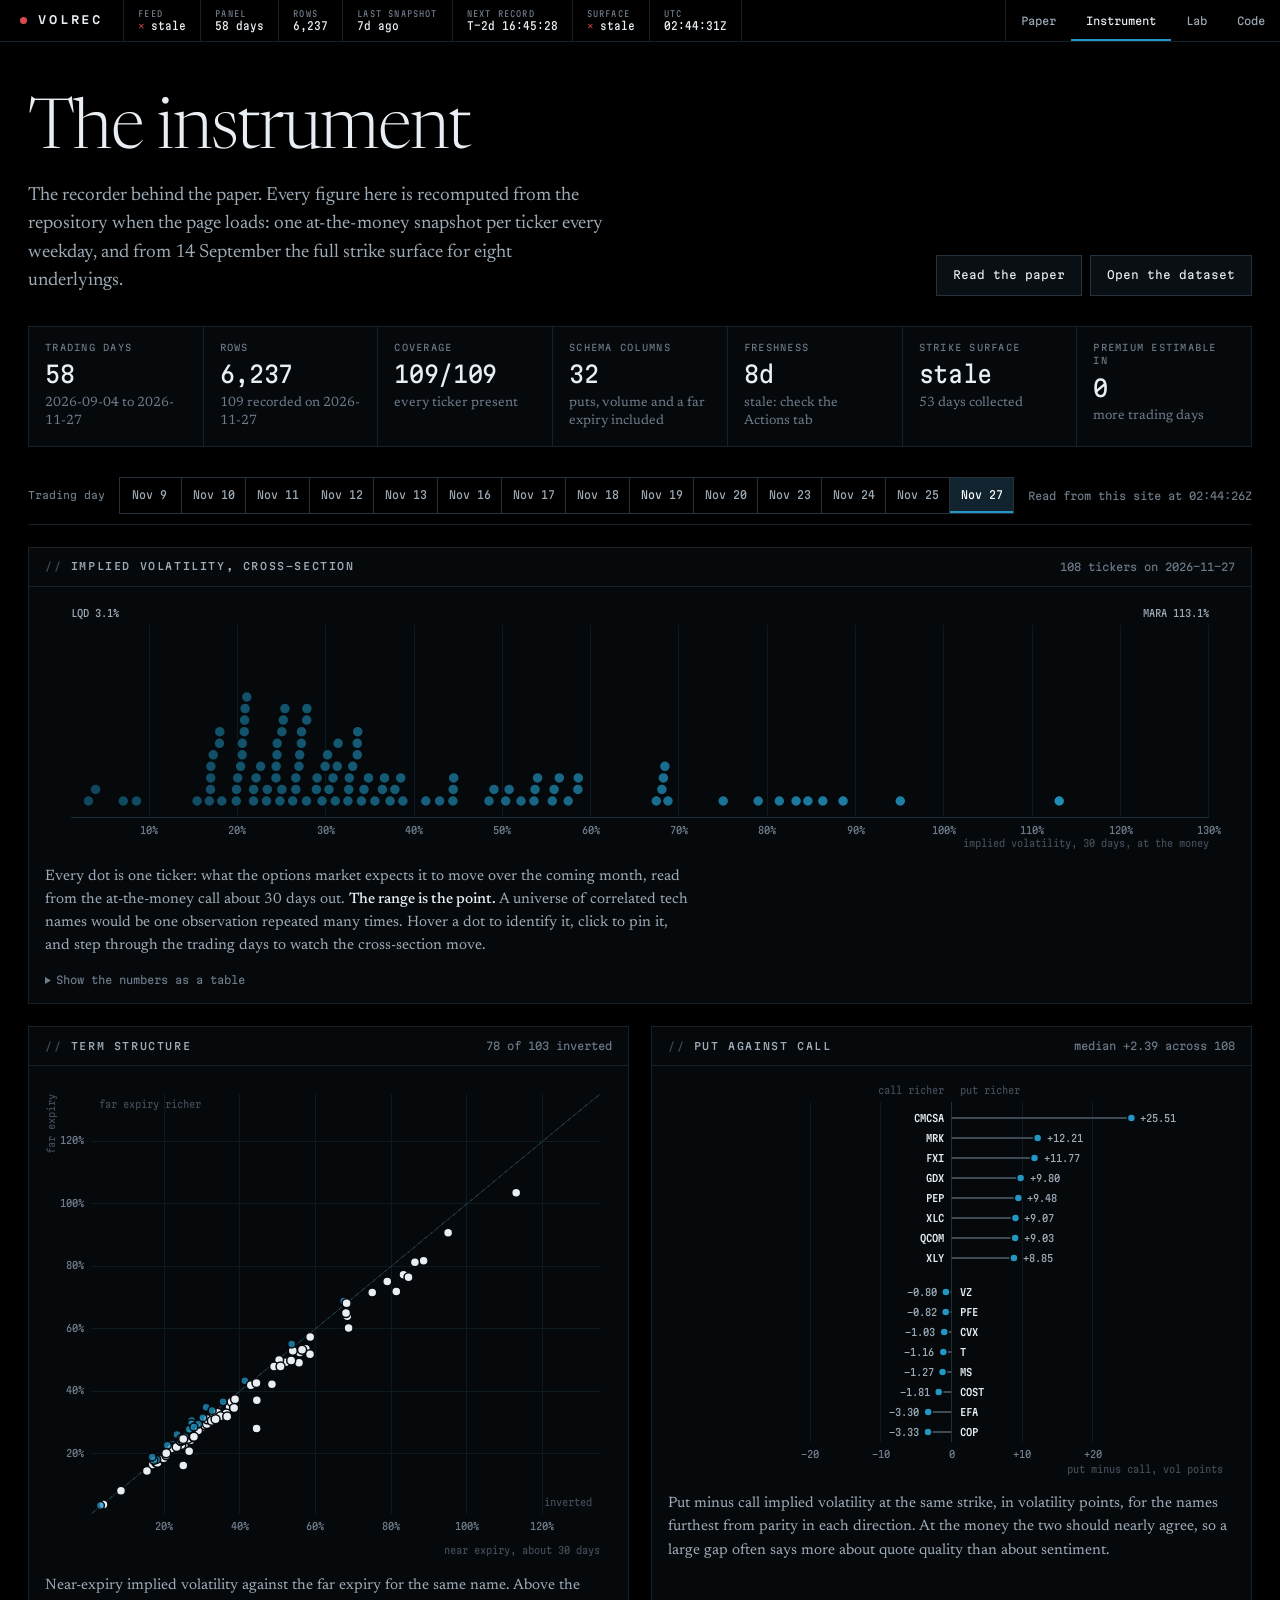
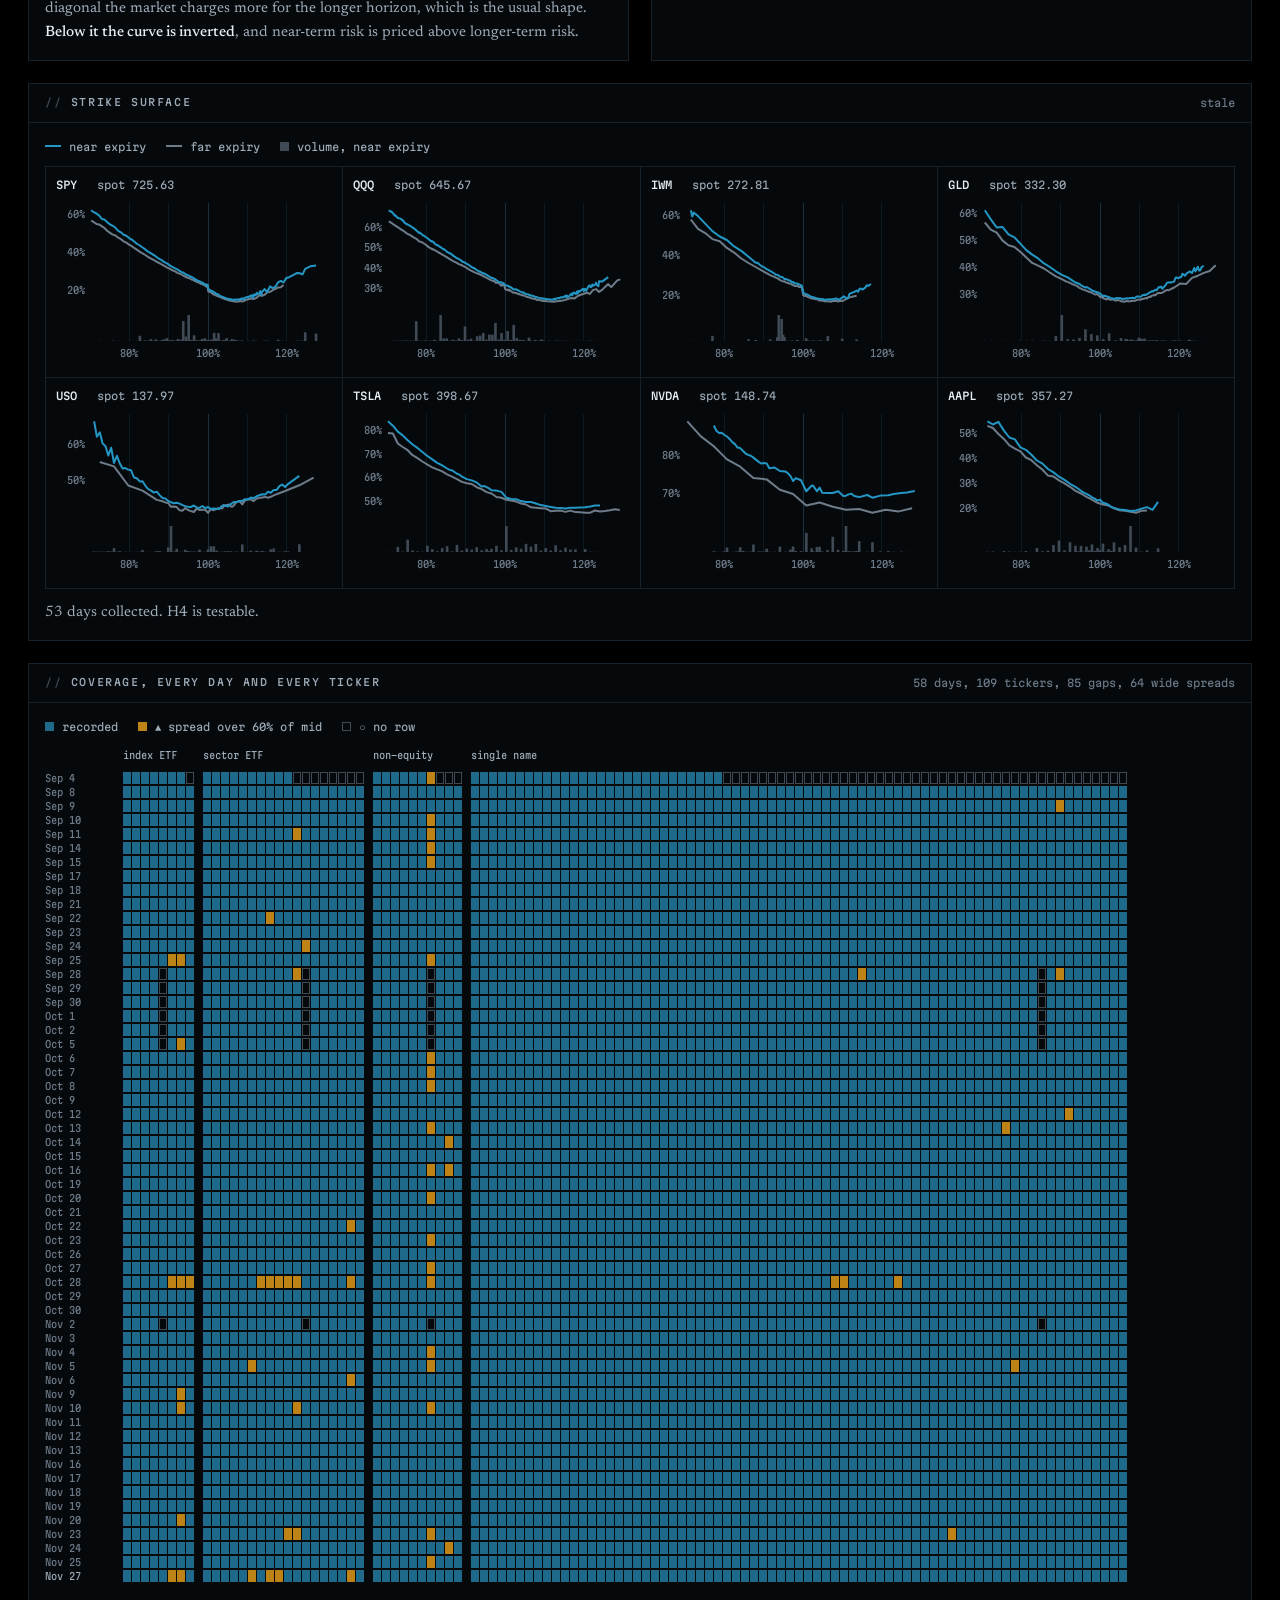
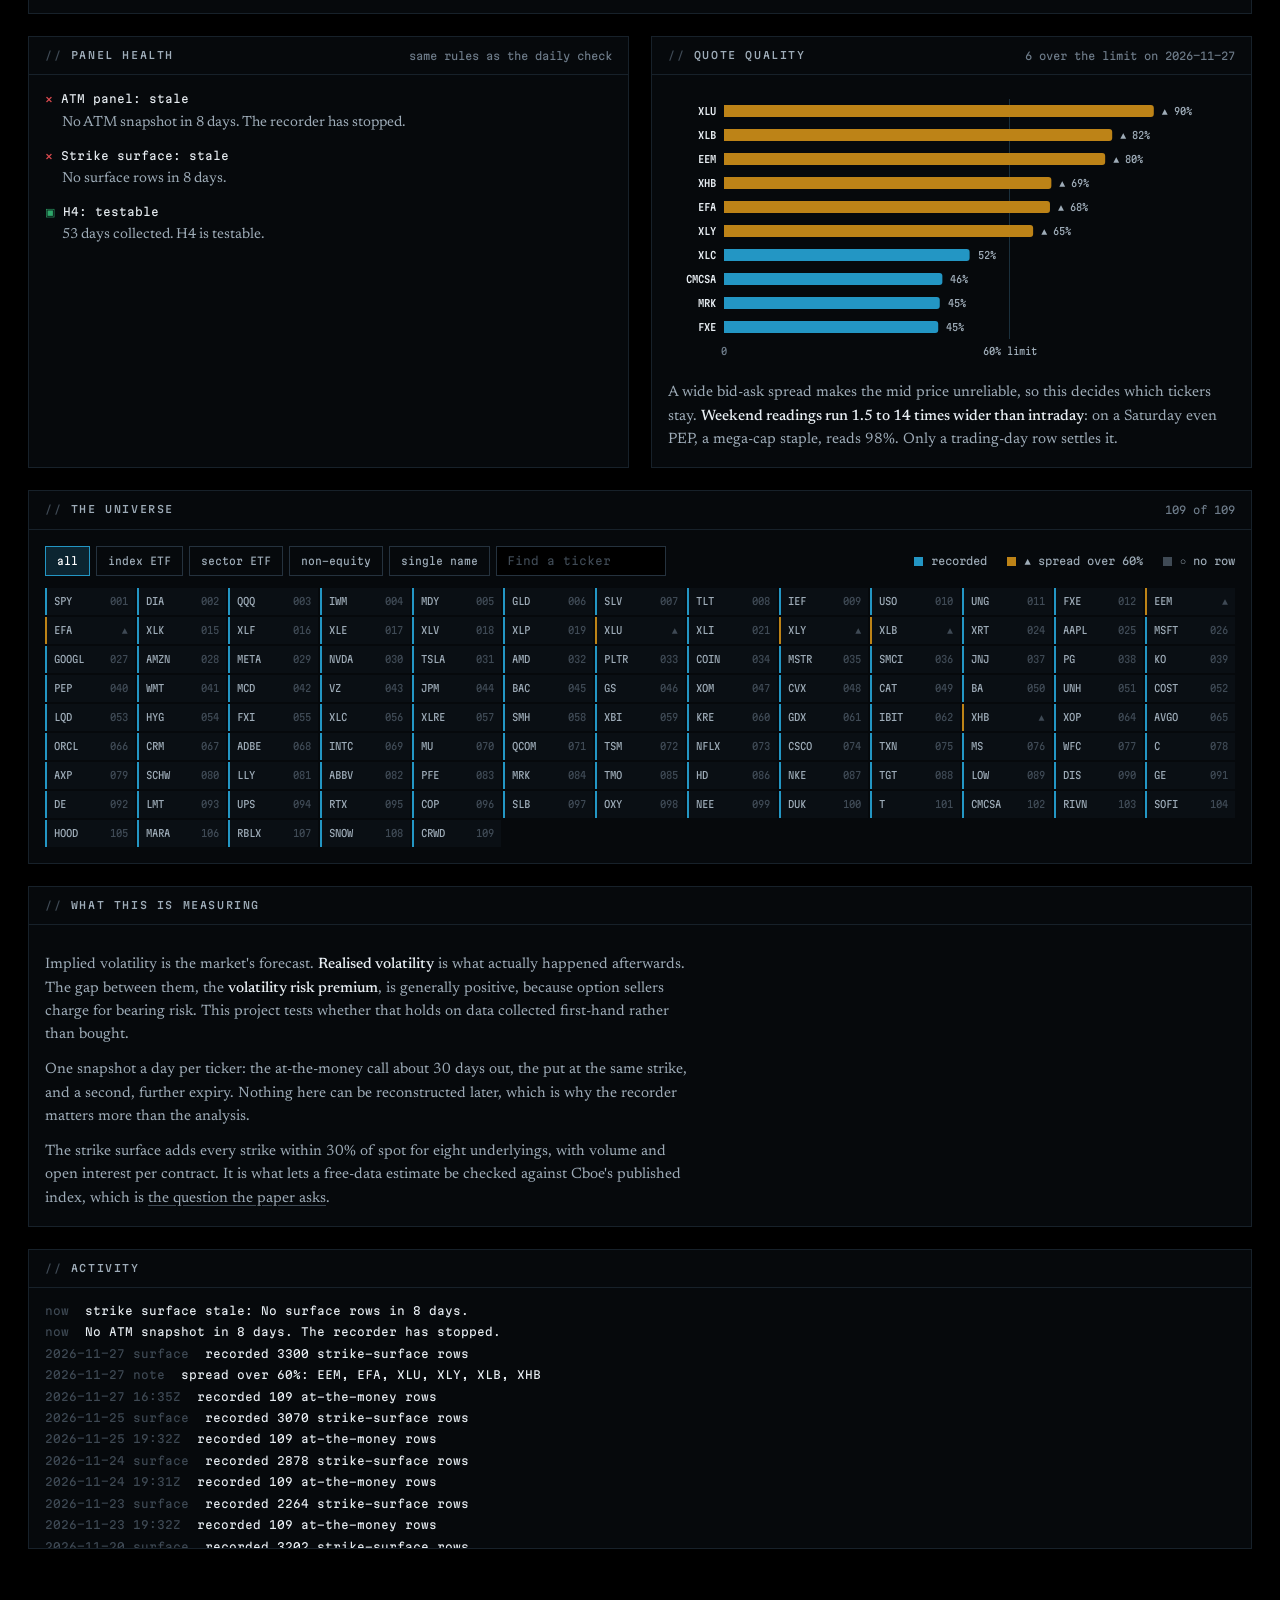
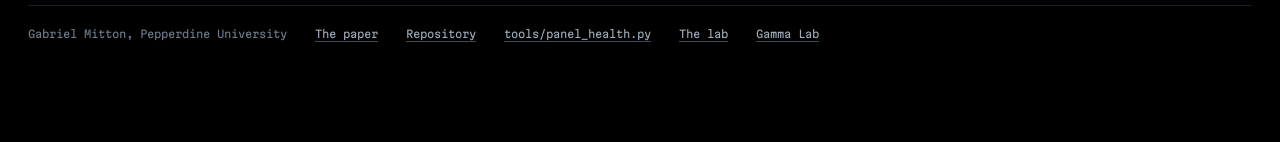
<file: tools/monitor.html>
<!doctype html>
<html lang="en">
<head>
<meta charset="utf-8">
<meta name="viewport" content="width=device-width,initial-scale=1">
<title>Volrec Instrument</title>
<meta name="description" content="The live recorder behind 'What does free options data cost?': daily implied volatility for 109 tickers and the strike surface for eight, read straight from the repository.">
<meta property="og:type" content="website">
<meta property="og:site_name" content="volrec">
<meta property="og:title" content="Volrec Instrument">
<meta property="og:description" content="The live recorder behind 'What does free options data cost?': daily implied volatility for 109 tickers and the strike surface for eight, read straight from the repository.">
<meta property="og:url" content="https://gabrielmitton-cloud.github.io/volrec/tools/monitor.html">
<meta property="og:image" content="https://gabrielmitton-cloud.github.io/volrec/og/monitor.png">
<meta property="og:image:width" content="1200">
<meta property="og:image:height" content="630">
<meta property="og:image:alt" content="Volrec Instrument: the live recorder, daily implied volatility for 109 tickers">
<meta name="twitter:card" content="summary_large_image">
<meta name="theme-color" content="#000000">
<link rel="icon" href="data:image/svg+xml,%3Csvg xmlns='http://www.w3.org/2000/svg' viewBox='0 0 32 32'%3E%3Crect width='32' height='32' fill='%23000'/%3E%3Cpath d='M3 23C9 23 11 8 16 8s7 15 13 15' fill='none' stroke='%232396C4' stroke-width='2.6'/%3E%3C/svg%3E">
<link rel="preconnect" href="https://fonts.googleapis.com">
<link rel="preconnect" href="https://fonts.gstatic.com" crossorigin>
<link rel="stylesheet" href="https://fonts.googleapis.com/css2?family=Martian+Mono:wdth,wght@75..112.5,300..700&family=Newsreader:ital,opsz,wght@0,6..72,300..600;1,6..72,300..500&display=swap">
<link rel="stylesheet" href="volrec.css?v=20261104">
</head>
<body>
<header class="rail" id="rail"></header>

<main class="inst">
  <header class="inst-head">
    <div>
      <h1 class="inst-title">The instrument</h1>
      <p class="inst-dek">The recorder behind the paper. Every figure here is recomputed from the repository when the page loads: one at-the-money snapshot per ticker every weekday, and from 14 September the full strike surface for eight underlyings.</p>
    </div>
    <div class="inst-links">
      <a class="btn" href="../">Read the paper</a>
      <a class="btn" href="https://github.com/gabrielmitton-cloud/volrec/blob/main/data/iv_history.csv">Open the dataset</a>
    </div>
  </header>

  <div class="kpis" id="kpis" style="border:1px solid var(--rule)"></div>
  <div id="note"></div>

  <div class="daybar" id="daybar">
    <p class="ctl-k">Trading day</p>
    <div class="seg" id="day-seg" role="group" aria-label="trading day"></div>
    <span class="aux" id="daybar-aux">Reading the repository</span>
  </div>

  <section class="panel">
    <div class="panel-head"><h2>implied volatility, cross-section</h2><span class="aux" id="swarm-aux"></span></div>
    <div class="panel-body">
      <div id="swarm"></div>
      <div id="detail"></div>
      <p class="panel-cap">Every dot is one ticker: what the options market expects it to move over the coming month, read from the at-the-money call about 30 days out. <b>The range is the point.</b> A universe of correlated tech names would be one observation repeated many times. Hover a dot to identify it, click to pin it, and step through the trading days to watch the cross-section move.</p>
      <details class="tv"><summary>Show the numbers as a table</summary><div class="tv-wrap" id="swarm-table"></div></details>
    </div>
  </section>

  <div class="two">
    <section class="panel">
      <div class="panel-head"><h2>term structure</h2><span class="aux" id="term-aux"></span></div>
      <div class="panel-body">
        <div id="term"></div>
        <p class="panel-cap">Near-expiry implied volatility against the far expiry for the same name. Above the diagonal the market charges more for the longer horizon, which is the usual shape. <b>Below it the curve is inverted</b>, and near-term risk is priced above longer-term risk.</p>
      </div>
    </section>
    <section class="panel">
      <div class="panel-head"><h2>put against call</h2><span class="aux" id="pc-aux"></span></div>
      <div class="panel-body">
        <div id="pc"></div>
        <p class="panel-cap">Put minus call implied volatility at the same strike, in volatility points, for the names furthest from parity in each direction. At the money the two should nearly agree, so a large gap often says more about quote quality than about sentiment.</p>
      </div>
    </section>
  </div>

  <section class="panel">
    <div class="panel-head"><h2>strike surface</h2><span class="aux" id="surf-aux"></span></div>
    <div class="panel-body" id="surface"></div>
  </section>

  <section class="panel">
    <div class="panel-head"><h2>coverage, every day and every ticker</h2><span class="aux" id="heat-aux"></span></div>
    <div class="panel-body">
      <div class="legend">
        <span><i class="sw-sq" style="background:color-mix(in oklab, var(--free) 72%, var(--panel))"></i>recorded</span>
        <span><i class="sw-sq" style="background:var(--warn)"></i>▲ spread over 60% of mid</span>
        <span><i class="sw-sq" style="box-shadow:inset 0 0 0 1px var(--ink-4)"></i>○ no row</span>
      </div>
      <div class="heat-wrap" id="heat" style="margin-top:12px"></div>
    </div>
  </section>

  <div class="two">
    <section class="panel">
      <div class="panel-head"><h2>panel health</h2><span class="aux">same rules as the daily check</span></div>
      <div class="panel-body"><div class="health-rows" id="health"></div></div>
    </section>
    <section class="panel">
      <div class="panel-head"><h2>quote quality</h2><span class="aux" id="qq-aux"></span></div>
      <div class="panel-body">
        <div id="qq"></div>
        <p class="panel-cap">A wide bid-ask spread makes the mid price unreliable, so this decides which tickers stay. <b>Weekend readings run 1.5 to 14 times wider than intraday</b>: on a Saturday even PEP, a mega-cap staple, reads 98%. Only a trading-day row settles it.</p>
      </div>
    </section>
  </div>

  <section class="panel">
    <div class="panel-head"><h2>the universe</h2><span class="aux" id="cnt"></span></div>
    <div class="panel-body">
      <div class="chips" id="chips"></div>
      <div class="roster" id="roster"></div>
      <div id="roster-detail"></div>
    </div>
  </section>

  <section class="panel">
    <div class="panel-head"><h2>what this is measuring</h2></div>
    <div class="panel-body">
      <p class="panel-cap">Implied volatility is the market's forecast. <b>Realised volatility</b> is what actually happened afterwards. The gap between them, the <b>volatility risk premium</b>, is generally positive, because option sellers charge for bearing risk. This project tests whether that holds on data collected first-hand rather than bought.</p>
      <p class="panel-cap">One snapshot a day per ticker: the at-the-money call about 30 days out, the put at the same strike, and a second, further expiry. Nothing here can be reconstructed later, which is why the recorder matters more than the analysis.</p>
      <p class="panel-cap">The strike surface adds every strike within 30% of spot for eight underlyings, with volume and open interest per contract. It is what lets a free-data estimate be checked against Cboe's published index, which is <a href="../">the question the paper asks</a>.</p>
    </div>
  </section>

  <section class="panel">
    <div class="panel-head"><h2>activity</h2></div>
    <div class="log" id="log"></div>
  </section>

  <footer class="inst-foot">
    <span>Gabriel Mitton, Pepperdine University</span>
    <a href="../">The paper</a>
    <a href="https://github.com/gabrielmitton-cloud/volrec">Repository</a>
    <a href="https://github.com/gabrielmitton-cloud/volrec/blob/main/tools/panel_health.py">tools/panel_health.py</a>
    <a href="lab.html">The lab</a>
    <a href="gamma-lab-v2.html">Gamma Lab</a>
  </footer>
</main>

<script src="volrec.js"></script>
<script>
(function () {
  "use strict";
  const $ = id => document.getElementById(id);
  const LINKS = [["Paper", "../", "paper"], ["Instrument", "monitor.html", "monitor"], ["Lab", "lab.html", "lab"], ["Code", V.REPO, "code"]];
  V.rail($("rail"), { home: "../", here: "monitor", state: "loading", links: LINKS });

  const S = { rows: [], days: [], byDay: new Map(), day: null, pinned: null, filter: "all", q: "", surf: null, h: null };
  const redraw = {};
  let swarmUpdate = () => {};
  const dayRows = () => S.byDay.get(S.day) || [];
  const short = d => new Date(d + "T12:00:00Z").toLocaleDateString("en-US", { month: "short", day: "numeric", timeZone: "UTC" });

  function mount(host, draw) {
    let w = 0;
    const run = force => {
      const nw = Math.round(host.clientWidth);
      if (!nw || (!force && Math.abs(nw - w) < 2)) return;
      w = nw; draw(nw);
    };
    run(true);
    if ("ResizeObserver" in window) new ResizeObserver(() => run(false)).observe(host);
    else addEventListener("resize", () => run(false));
    return () => run(true);
  }
  function table(host, head, rows) {
    V.clear(host);
    const t = V.h("table", { class: "data" }, host);
    const tr = V.h("tr", null, V.h("thead", null, t));
    head.forEach(h => V.h("th", null, tr, h));
    const tb = V.h("tbody", null, t);
    rows.forEach(r => { const row = V.h("tr", null, tb); r.forEach(c => V.h("td", null, row, c)); });
  }

  (async function () {
    const [a, s] = await Promise.all([V.load("data/iv_history.csv", "../"), V.load("data/surface.csv", "../")]);
    if (!a.rows || !a.rows.length) { offline(a.error); return; }
    S.rows = a.rows; S.surf = s.rows; S.days = V.days(a.rows); S.day = S.days[S.days.length - 1];
    S.days.forEach(d => S.byDay.set(d, []));
    a.rows.forEach(r => { if (S.byDay.has(r.date)) S.byDay.get(r.date).push(r); });
    S.h = V.health(a.rows, s.rows);
    V.rail($("rail"), { home: "../", here: "monitor", state: S.h.atm.state === "ok" ? "live" : "stale", links: LINKS,
      days: S.days.length, rows: a.rows.length, snapshot: V.lastSnapshot(a.rows), surface: S.h.surface });
    $("daybar-aux").textContent = `Read ${a.src === "github" ? "from GitHub" : "from this site"} at ${V.utc(new Date())}`;
    kpis(); note(); dayBar(); swarm(); term(); putCall(); surface(); heat(); health(); quality(); universe(); activity();
  })();

  function offline(err) {
    V.rail($("rail"), { home: "../", here: "monitor", state: "offline", links: LINKS });
    document.querySelectorAll(".panel, .two, .daybar, #kpis").forEach(el => { el.hidden = true; });
    const box = V.h("div", { class: "note" }, V.clear($("note")));
    const p = V.h("p", null, box);
    V.h("b", null, p, "The dataset could not be read. ");
    p.append(`(${err || "no response"}) Browsers block fetch from a file:// page, so serve the folder instead with `);
    V.h("code", null, p, "cd ~/Desktop/Archive/Volrec && python3 -m http.server 8000");
    p.append(" and open localhost:8000/tools/monitor.html, or use the published copy on GitHub Pages.");
  }

  /* ------------------------------------------------------- summary row */

  function kpis() {
    const kp = V.clear($("kpis")), last = S.days[S.days.length - 1], latest = S.byDay.get(last);
    const cols = Object.keys(S.rows[0]).length;
    const add = (k, v, g) => { const d = V.h("div", { class: "kpi" }, kp); V.h("div", { class: "kpi-k" }, d, k); V.h("div", { class: "kpi-v" }, d, String(v)); V.h("div", { class: "kpi-g" }, d, g); };
    const present = new Set(latest.map(r => r.symbol)), missing = V.WATCHLIST.filter(x => !present.has(x));
    add("trading days", S.days.length, S.days.length === 1 ? `since ${S.days[0]}` : `${S.days[0]} to ${last}`);
    add("rows", V.int(S.rows.length), `${latest.length} recorded on ${last}`);
    add("coverage", `${latest.length}/${V.WATCHLIST.length}`, missing.length ? `${missing.length} absent that day` : "every ticker present");
    add("schema columns", cols, cols >= 32 ? "puts, volume and a far expiry included" : "migrates on the next run");
    add("freshness", `${S.h.atm.age}d`, S.h.atm.state === "ok" ? "the newest row is recent" : "stale: check the Actions tab");
    add("strike surface", S.h.surface.label, S.h.surface.days ? `${S.h.surface.days.length} days collected` : `first run ${V.SURFACE_START}`);
    add("premium estimable in", Math.max(0, V.NEED_DAYS - S.days.length), "more trading days");
  }

  function note() {
    const host = V.clear($("note"));
    if (S.days.length >= V.NEED_DAYS) return;
    const p = V.h("p", null, V.h("div", { class: "note" }, host));
    V.h("b", null, p, `The premium is not measurable yet: ${S.days.length} of about ${V.NEED_DAYS} trading days. `);
    p.append("Looking forward 30 days from every day means consecutive observations share almost the same path, so the real sample is about one independent episode per month, not one per row. Measuring today would produce a number, and it would be noise. This page tracks collection until then.");
  }

  /* ---------------------------------------------------------- day control */

  function dayBar() {
    const host = V.clear($("day-seg"));
    const btns = S.days.map(d => {
      const b = V.h("button", { type: "button", "aria-pressed": String(d === S.day), title: d }, host, short(d));
      b.addEventListener("click", () => {
        S.day = d;
        btns.forEach((x, i) => x.setAttribute("aria-pressed", String(S.days[i] === S.day)));
        swarmUpdate(true); swarmTable(); redraw.term(); redraw.pc(); redraw.qq(); paintRoster(); detail();
      });
      return b;
    });
    // The row scrolls inside its own box (a button per trading day outgrows any screen): open on the chosen day.
    const on = btns[S.days.indexOf(S.day)];
    if (on) host.scrollLeft += on.getBoundingClientRect().right - host.getBoundingClientRect().right;
  }

  /* ----------------------------------------------------- the cross-section */

  function swarm() {
    const all = S.rows.map(r => V.num(r.iv)).filter(v => v != null);
    const lo = Math.min(...all), hi = Math.max(...all);
    mount($("swarm"), function (W) {
      const host = V.clear($("swarm"));
      const narrow = W < 620, R = narrow ? 4 : 5.5, pad = narrow ? 12 : 26, X = V.lin(lo, hi, pad, W - pad);
      const pack = d => {
        const pts = (S.byDay.get(d) || []).map(r => ({ s: r.symbol, v: V.num(r.iv) })).filter(p => p.v != null).sort((a, z) => a.v - z.v);
        const stack = [];
        pts.forEach(p => { p.x = X(p.v); let k = 0; while (stack[k] !== undefined && p.x - stack[k] < R * 2.05) k++; stack[k] = p.x; p.k = k; });
        return pts;
      };
      const layouts = new Map(S.days.map(d => [d, pack(d)]));
      let maxK = 0;
      layouts.forEach(pts => pts.forEach(p => { if (p.k > maxK) maxK = p.k; }));
      const step = R * 2.1, top = 34, H = Math.round(top + maxK * step + R + 56), base = H - 48;
      const svg = V.s("svg", { viewBox: `0 0 ${W} ${H}`, width: W, height: H, role: "group", "aria-label": "Implied volatility by ticker" }, host);
      for (const t of V.ticks(lo * 100, hi * 100, narrow ? 4 : 9)) {
        const x = X(t / 100);
        if (x < pad - 1 || x > W - pad + 1) continue;
        V.s("line", { x1: x, y1: top - 12, x2: x, y2: base + 16, class: "grat-line" }, svg);
        V.s("text", { x, y: base + 33, "text-anchor": "middle" }, svg, t + "%");
      }
      V.s("line", { x1: pad, y1: base + 16, x2: W - pad, y2: base + 16, class: "grat-axis" }, svg);
      V.s("text", { x: W - pad, y: H - 2, "text-anchor": "end", class: "lab-dim" }, svg, "implied volatility, 30 days, at the money");
      const endL = V.s("text", { x: pad, y: 14, class: "lab" }, svg);
      const endR = V.s("text", { x: W - pad, y: 14, "text-anchor": "end", class: "lab" }, svg);

      const nodes = new Map();
      V.WATCHLIST.forEach(sym => {
        const g = V.s("g", { class: "bee", role: "button", tabindex: -1 }, svg);
        const c = V.s("circle", { r: R, stroke: "var(--panel)", "stroke-width": 1.5 }, g);
        g.style.opacity = 0; g.style.pointerEvents = "none";
        V.hover(g, () => {
          const r = dayRows().find(x => x.symbol === sym);
          if (!r) return [sym, [{ v: "no row", k: S.day }]];
          const sp = V.spread(r);
          return [`${sym}, ${V.group(sym)}, ${S.day}`, [
            { v: V.pct(V.num(r.iv), 2), k: "implied volatility", c: "var(--free)" },
            { v: sp == null ? "n/a" : sp.toFixed(1) + "%", k: "spread, % of mid" },
            { v: String(r.dte), k: "days to expiry" }]];
        });
        const pick = () => { S.pinned = S.pinned === sym ? null : sym; swarmUpdate(false); detail(); pressRoster(); };
        g.addEventListener("click", pick);
        g.addEventListener("keydown", e => { if (e.key === "Enter" || e.key === " ") { e.preventDefault(); pick(); } });
        nodes.set(sym, { g, c });
      });

      swarmUpdate = function (animate) {
        const pts = layouts.get(S.day) || [], seen = new Set();
        pts.forEach(p => {
          const n = nodes.get(p.s);
          if (!n) return;
          seen.add(p.s);
          const t = (p.v - lo) / ((hi - lo) || 1), pinned = S.pinned === p.s;
          n.g.style.transition = animate && !V.calm ? "transform .7s cubic-bezier(.2,.7,.2,1), opacity .35s ease" : "none";
          n.g.style.transform = `translate(${p.x.toFixed(1)}px, ${(base - p.k * step).toFixed(1)}px)`;
          n.g.style.opacity = 1; n.g.style.pointerEvents = "auto";
          n.g.setAttribute("tabindex", 0);
          n.g.setAttribute("aria-label", `${p.s}, implied volatility ${(p.v * 100).toFixed(1)} percent`);
          n.c.style.fill = `color-mix(in oklab, var(--free) ${Math.round(34 + 66 * t)}%, #06222b)`;
          n.c.setAttribute("stroke", pinned ? "var(--ink)" : "var(--panel)");
          n.c.setAttribute("stroke-width", pinned ? 2.5 : 1.5);
        });
        nodes.forEach((n, sym) => {
          if (seen.has(sym)) return;
          n.g.style.opacity = 0; n.g.style.pointerEvents = "none"; n.g.setAttribute("tabindex", -1);
        });
        if (pts.length) {
          endL.textContent = `${pts[0].s} ${V.pct(pts[0].v)}`;
          endR.textContent = `${pts[pts.length - 1].s} ${V.pct(pts[pts.length - 1].v)}`;
        }
        $("swarm-aux").textContent = `${pts.length} tickers on ${S.day}`;
      };
      swarmUpdate(false);
    });
    swarmTable();
  }

  function swarmTable() {
    const rows = dayRows().filter(r => V.num(r.iv) != null).sort((a, z) => V.num(z.iv) - V.num(a.iv));
    table($("swarm-table"), ["ticker", "group", "implied vol", "put iv", "far iv", "spread % mid", "dte"],
      rows.map(r => { const sp = V.spread(r); return [r.symbol, V.group(r.symbol), V.pct(V.num(r.iv), 2), V.pct(V.num(r.put_iv), 2), V.pct(V.num(r.far_iv), 2), sp == null ? "n/a" : sp.toFixed(1), r.dte]; }));
  }

  function detail() {
    for (const id of ["detail", "roster-detail"]) {
      const host = V.clear($(id));
      if (!S.pinned) continue;
      const r = dayRows().find(x => x.symbol === S.pinned);
      const box = V.h("div", { class: "detail" }, host);
      if (!r) { box.textContent = `${S.pinned} has no row on ${S.day}.`; continue; }
      const sp = V.spread(r);
      const item = (k, v) => { const s = V.h("span", null, box); s.append(k + " "); V.h("b", null, s, v); };
      item("", `${r.symbol}, ${V.group(r.symbol)}, ${S.day}`);
      item("implied vol", V.pct(V.num(r.iv), 2));
      item("strike", r.strike);
      item("expiry", `${r.expiration} (${r.dte}d)`);
      item("bid/ask", `${r.bid} / ${r.ask}`);
      if (sp != null) item("spread", sp.toFixed(1) + "% of mid");
      if (V.num(r.put_iv) != null) item("put iv", V.pct(V.num(r.put_iv), 2));
      if (V.num(r.far_iv) != null) item("far iv", `${V.pct(V.num(r.far_iv), 2)} (${r.far_dte}d)`);
      if (V.num(r.volume) != null) item("volume", V.int(V.num(r.volume)));
    }
  }

  /* ------------------------------------------------------ term structure */

  function term() {
    const all = S.rows.flatMap(r => [V.num(r.iv), V.num(r.far_iv)]).filter(v => v != null);
    const lo = Math.max(0, Math.min(...all) * 0.92), hi = Math.max(...all) * 1.04;
    redraw.term = mount($("term"), function (W) {
      const host = V.clear($("term"));
      const pts = dayRows().map(r => ({ s: r.symbol, x: V.num(r.iv), y: V.num(r.far_iv), r })).filter(p => p.x != null && p.y != null);
      if (!pts.length) { V.h("p", { class: "panel-cap" }, host, `No far-expiry quotes on ${S.day}.`); $("term-aux").textContent = ""; return; }
      const m = { l: 46, r: 12, t: 12, b: 44 };
      const H = Math.round(Math.min(W - m.l - m.r, 420)) + m.t + m.b;
      const svg = V.s("svg", { viewBox: `0 0 ${W} ${H}`, width: W, height: H, role: "img", "aria-label": "Scatter of near against far expiry implied volatility" }, host);
      const X = V.lin(lo, hi, m.l, W - m.r), Y = V.lin(lo, hi, H - m.b, m.t);
      for (const t of V.ticks(lo * 100, hi * 100, 5)) {
        const v = t / 100;
        if (v < lo || v > hi) continue;
        V.s("line", { x1: X(v), y1: m.t, x2: X(v), y2: H - m.b, class: "grat-line" }, svg);
        V.s("line", { x1: m.l, y1: Y(v), x2: W - m.r, y2: Y(v), class: "grat-line" }, svg);
        V.s("text", { x: X(v), y: H - m.b + 16, "text-anchor": "middle" }, svg, t + "%");
        V.s("text", { x: m.l - 7, y: Y(v) + 3, "text-anchor": "end" }, svg, t + "%");
      }
      V.s("line", { x1: X(lo), y1: Y(lo), x2: X(hi), y2: Y(hi), class: "grat-axis" }, svg);
      V.s("text", { x: m.l + 8, y: m.t + 14, class: "lab-dim" }, svg, "far expiry richer");
      V.s("text", { x: W - m.r - 8, y: H - m.b - 8, "text-anchor": "end", class: "lab-dim" }, svg, "inverted");
      V.s("text", { x: W - m.r, y: H - 4, "text-anchor": "end", class: "lab-dim" }, svg, "near expiry, about 30 days");
      V.s("text", { x: 10, y: m.t, "text-anchor": "end", transform: `rotate(-90 10 ${m.t})`, class: "lab-dim" }, svg, "far expiry");
      let inv = 0;
      pts.forEach(p => {
        const inverted = p.y < p.x;
        if (inverted) inv++;
        p.px = X(p.x); p.py = Y(p.y);
        V.s("circle", { cx: p.px, cy: p.py, r: inverted ? 4.5 : 4, fill: inverted ? "var(--ink)" : "var(--free)", "fill-opacity": inverted ? 1 : 0.75, stroke: "var(--panel)", "stroke-width": 1.5 }, svg);
      });
      $("term-aux").textContent = `${inv} of ${pts.length} inverted`;
      const ring = V.s("circle", { r: 8, fill: "none", stroke: "var(--ink)", "stroke-width": 1.5, opacity: 0 }, svg);
      const hit = V.s("rect", { x: m.l, y: m.t, width: W - m.l - m.r, height: H - m.t - m.b, fill: "transparent" }, svg);
      hit.addEventListener("pointermove", e => {
        const b = svg.getBoundingClientRect(), lx = (e.clientX - b.left) * (W / b.width), ly = (e.clientY - b.top) * (H / b.height);
        let best = null, bd = 26 * 26;
        pts.forEach(p => { const d = (p.px - lx) ** 2 + (p.py - ly) ** 2; if (d < bd) { bd = d; best = p; } });
        if (!best) { ring.setAttribute("opacity", 0); V.tipHide(); return; }
        ring.setAttribute("cx", best.px); ring.setAttribute("cy", best.py); ring.setAttribute("opacity", 1);
        V.tipShow(e.clientX, e.clientY, `${best.s}, ${S.day}`, [
          { v: V.pct(best.x, 2), k: `near, ${best.r.dte}d`, c: "var(--free)" },
          { v: V.pct(best.y, 2), k: `far, ${best.r.far_dte}d` },
          { v: V.sgn((best.y - best.x) * 100, 2), k: "far minus near, vol points" }]);
      });
      hit.addEventListener("pointerleave", () => { ring.setAttribute("opacity", 0); V.tipHide(); });
    });
  }

  /* -------------------------------------------------------- put against call */

  function putCall() {
    redraw.pc = mount($("pc"), function (W) {
      const host = V.clear($("pc"));
      const vals = dayRows().map(r => {
        const p = V.num(r.put_iv), c = V.num(r.iv);
        return { s: r.symbol, v: p != null && c != null ? (p - c) * 100 : null, p, c };
      }).filter(x => x.v != null).sort((a, z) => z.v - a.v);
      if (!vals.length) { V.h("p", { class: "panel-cap" }, host, `No put quotes on ${S.day}.`); $("pc-aux").textContent = ""; return; }
      const take = Math.min(8, Math.floor(vals.length / 2));
      const topRows = vals.slice(0, take), botRows = vals.slice(vals.length - take);
      const M = Math.max(0.5, ...[...topRows, ...botRows].map(x => Math.abs(x.v))) * 1.12;
      const m = { l: 12, r: 12, t: 26, b: 34 }, rh = 20, gap = 14;
      const H = m.t + m.b + rh * (topRows.length + botRows.length) + gap;
      const svg = V.s("svg", { viewBox: `0 0 ${W} ${H}`, width: W, height: H, role: "img", "aria-label": "Put minus call implied volatility, largest gaps" }, host);
      const X = V.lin(-M, M, m.l + 70, W - m.r - 70);
      for (const t of V.ticks(-M, M, 4)) {
        if (Math.abs(t) > M) continue;
        V.s("line", { x1: X(t), y1: m.t - 6, x2: X(t), y2: H - m.b, class: t === 0 ? "grat-axis" : "grat-line" }, svg);
        V.s("text", { x: X(t), y: H - m.b + 16, "text-anchor": "middle" }, svg, t > 0 ? "+" + t : String(t).replace("-", "−"));
      }
      V.s("text", { x: X(0) - 8, y: 12, "text-anchor": "end", class: "lab-dim" }, svg, "call richer");
      V.s("text", { x: X(0) + 8, y: 12, class: "lab-dim" }, svg, "put richer");
      V.s("text", { x: W - m.r, y: H - 3, "text-anchor": "end", class: "lab-dim" }, svg, "put minus call, vol points");
      [...topRows, ...botRows].forEach((d, i) => {
        const y = m.t + rh * i + rh / 2 + (i >= topRows.length ? gap : 0);
        V.s("line", { x1: X(0), y1: y, x2: X(d.v), y2: y, stroke: "var(--ink-4)", "stroke-width": 2 }, svg);
        V.s("circle", { cx: X(d.v), cy: y, r: 4, fill: "var(--free)", stroke: "var(--panel)", "stroke-width": 1.5 }, svg);
        const left = d.v >= 0;
        V.s("text", { x: left ? X(0) - 8 : X(0) + 8, y: y + 3.5, "text-anchor": left ? "end" : "start", class: "lab-strong", style: "font-size:10px" }, svg, d.s);
        V.s("text", { x: X(d.v) + (left ? 9 : -9), y: y + 3.5, "text-anchor": left ? "start" : "end", class: "lab" }, svg, V.sgn(d.v, 2));
        const hit = V.s("rect", { x: 0, y: y - rh / 2, width: W, height: rh, fill: "transparent" }, svg);
        V.hover(hit, () => [`${d.s}, ${S.day}`, [
          { v: V.pct(d.p, 2), k: "put implied vol" }, { v: V.pct(d.c, 2), k: "call implied vol", c: "var(--free)" },
          { v: V.sgn(d.v, 2), k: "put minus call, vol points" }]]);
      });
      const med = vals[Math.floor(vals.length / 2)].v;
      $("pc-aux").textContent = `median ${V.sgn(med, 2)} across ${vals.length}`;
    });
  }

  /* ------------------------------------------------------- strike surface */

  function surface() {
    const host = V.clear($("surface")), h = S.h.surface;
    clearInterval(host._tick);
    $("surf-aux").textContent = h.label;
    if (!S.surf || !S.surf.length) {
      const wrap = V.h("div", { class: "pending" }, host);
      const left = V.h("div", null, wrap);
      V.h("span", { class: "st", "data-state": h.state }, left, h.label);
      // Recomputed every second, as the rail is, so the countdown rolls on past a start instead of resting at zero.
      const untilNext = () => {
        const now = new Date(), target = V.nextTrigger("surface", now);
        return target ? "T−" + V.clock(target - now) : "n/a";
      };
      const count = V.h("div", { class: "count", style: "margin-top:12px" }, left, untilNext());
      V.h("p", null, left, `until the next scheduled run, ${V.trigText("surface")}.`);
      host._tick = setInterval(() => { count.textContent = untilNext(); }, 1000);
      const right = V.h("div", null, wrap);
      V.h("p", null, right, h.msg);
      V.h("p", null, right, "When rows land, this panel draws the implied volatility smile for each of the eight underlyings, near and far expiry, with traded volume at every strike beneath it. H4 becomes testable after two consecutive trading days.");
      return;
    }

    const newest = h.newest;
    const legend = V.h("div", { class: "legend", style: "margin-bottom:12px" }, host);
    [["sw-line", "var(--free)", "near expiry"], ["sw-line", "var(--ink-3)", "far expiry"], ["sw-sq", "var(--ink-4)", "volume, near expiry"]].forEach(([cls, c, t]) => {
      const sp = V.h("span", null, legend); V.h("i", { class: cls, style: `background:${c}` }, sp); sp.append(t);
    });
    const grid = V.h("div", { class: "smiles" }, host);
    V.SURFACE.forEach(sym => {
      const cell = V.h("div", { class: "smile" }, grid);
      const rows = S.surf.filter(r => r.date === newest && r.symbol === sym);
      const head = V.h("div", { class: "legend" }, cell);
      V.h("b", { style: "color:var(--ink);font-weight:500" }, head, sym);
      if (!rows.length) { V.h("span", null, head, `no rows on ${newest}`); return; }
      V.h("span", null, head, `spot ${V.fx(V.num(rows[0].spot), 2)}`);
      const holder = V.h("div", null, cell);
      const exps = [...new Set(rows.map(r => r.expiration))].sort();
      // the out-of-the-money side at each strike: puts below spot, calls above
      const side = r => { const k = V.num(r.moneyness) ?? V.num(r.strike) / V.num(r.spot); return (r.type === "P" || r.type === "put") ? k < 1 : k >= 1; };
      const series = exps.slice(0, 2).map(e => rows.filter(r => r.expiration === e && side(r) && V.num(r.iv) != null)
        .map(r => ({ k: V.num(r.moneyness) ?? V.num(r.strike) / V.num(r.spot), iv: V.num(r.iv), vol: V.num(r.volume) || 0, dte: r.dte }))
        .sort((a, z) => a.k - z.k));
      mount(holder, function (W) {
        V.clear(holder);
        const pts = series.flat();
        if (!pts.length) { V.h("p", { class: "panel-cap" }, holder, "No quotes with an implied volatility."); return; }
        const H = 170, m = { l: 34, r: 6, t: 10, b: 22 }, volH = 26;
        const svg = V.s("svg", { viewBox: `0 0 ${W} ${H}`, width: W, height: H, role: "img", "aria-label": `${sym} implied volatility smile on ${newest}` }, holder);
        const X = V.lin(0.7, 1.3, m.l, W - m.r);
        const ivs = pts.map(p => p.iv), ylo = Math.min(...ivs), yhi = Math.max(...ivs);
        const Y = V.lin(ylo - (yhi - ylo) * 0.08, yhi + (yhi - ylo) * 0.08, H - m.b - volH - 6, m.t);
        for (const t of [0.8, 0.9, 1.0, 1.1, 1.2]) {
          V.s("line", { x1: X(t), y1: m.t, x2: X(t), y2: H - m.b, class: t === 1 ? "grat-axis" : "grat-line" }, svg);
          if (t !== 0.9 && t !== 1.1) V.s("text", { x: X(t), y: H - 6, "text-anchor": "middle" }, svg, Math.round(t * 100) + "%");
        }
        for (const t of V.ticks(ylo * 100, yhi * 100, 3)) {
          const y = Y(t / 100);
          if (y < m.t - 1 || y > H - m.b - volH - 5) continue;
          V.s("text", { x: m.l - 5, y: y + 3, "text-anchor": "end" }, svg, t + "%");
        }
        const near = series[0] || [], vmax = Math.max(1, ...near.map(p => p.vol)), bw = Math.max(1.5, (W - m.l - m.r) / 90);
        near.forEach(p => {
          if (p.k < 0.7 || p.k > 1.3 || !p.vol) return;
          const hgt = volH * p.vol / vmax;
          V.s("rect", { x: X(p.k) - bw / 2, y: H - m.b - hgt, width: bw, height: hgt, fill: "var(--ink-4)" }, svg);
        });
        series.slice().reverse().forEach((ser, ri) => {
          const isNear = ri === series.length - 1;
          const inRange = ser.filter(p => p.k >= 0.7 && p.k <= 1.3);
          if (inRange.length < 2) return;
          V.s("path", { d: "M" + inRange.map(p => X(p.k).toFixed(1) + "," + Y(p.iv).toFixed(1)).join("L"), fill: "none",
            stroke: isNear ? "var(--free)" : "var(--ink-3)", "stroke-width": 2, "stroke-linejoin": "round" }, svg);
        });
        const hit = V.s("rect", { x: m.l, y: m.t, width: W - m.l - m.r, height: H - m.t - m.b, fill: "transparent" }, svg);
        hit.addEventListener("pointermove", e => {
          const b = svg.getBoundingClientRect(), k = X.inv((e.clientX - b.left) * (W / b.width));
          const rowsOut = series.map((ser, i) => {
            if (!ser.length) return null;
            let best = ser[0]; ser.forEach(p => { if (Math.abs(p.k - k) < Math.abs(best.k - k)) best = p; });
            return { v: V.pct(best.iv, 1), k: `${i ? "far" : "near"}, ${Math.round(best.k * 100)}% of spot, ${best.dte}d`, c: i ? "var(--ink-3)" : "var(--free)" };
          }).filter(Boolean);
          V.tipShow(e.clientX, e.clientY, `${sym}, ${newest}`, rowsOut);
        });
        hit.addEventListener("pointerleave", V.tipHide);
      });
    });
    V.h("p", { class: "panel-cap" }, host, h.h4);
  }

  /* ------------------------------------------------------------ coverage */

  function heat() {
    mount($("heat"), function (W) {
      const host = V.clear($("heat"));
      const order = V.GROUPS.flatMap(g => V.WATCHLIST.filter(s => V.group(s) === g));
      const labelW = 78, gapG = 8;
      const cell = Math.max(7, Math.floor((W - labelW - gapG * 3 - 4) / order.length));
      const rh = Math.max(11, Math.min(16, cell + 5)), top = 24;
      const xs = []; let x = labelW, prev = null;
      order.forEach(s => { const g = V.group(s); if (prev && g !== prev) x += gapG; xs.push(x); x += cell; prev = g; });
      const SW = x + 4, H = top + rh * S.days.length + 6;
      const svg = V.s("svg", { viewBox: `0 0 ${SW} ${H}`, width: SW, height: H, role: "img", "aria-label": "Coverage of every ticker on every recorded day" }, host);
      let prevG = null;
      order.forEach((s, i) => { const g = V.group(s); if (g !== prevG) V.s("text", { x: xs[i], y: 12, class: "lab" }, svg, g); prevG = g; });
      const index = new Map(S.days.map(d => [d, new Map((S.byDay.get(d) || []).map(r => [r.symbol, r]))]));
      let gaps = 0, flags = 0;
      S.days.forEach((d, j) => {
        const y = top + rh * j;
        V.s("text", { x: 0, y: y + rh / 2 + 3.5, class: d === S.days[S.days.length - 1] ? "lab" : "" }, svg, short(d));
        const map = index.get(d);
        order.forEach((s, i) => {
          const r = map.get(s), sp = r ? V.spread(r) : null;
          if (!r) {
            gaps++;
            V.s("rect", { x: xs[i] + 0.5, y: y + 1.5, width: cell - 2, height: rh - 3, fill: "none", stroke: "var(--ink-4)", "stroke-width": 1 }, svg);
          } else {
            const bad = sp != null && sp > V.SPREAD_LIMIT;
            if (bad) flags++;
            const c = V.s("rect", { x: xs[i], y: y + 1, width: cell - 1, height: rh - 2 }, svg);
            c.style.fill = bad ? "var(--warn)" : "color-mix(in oklab, var(--free) 72%, var(--panel))";
          }
        });
      });
      $("heat-aux").textContent = `${S.days.length} days, ${order.length} tickers, ${gaps} gaps, ${flags} wide spreads`;
      svg.addEventListener("pointermove", e => {
        const b = svg.getBoundingClientRect(), lx = (e.clientX - b.left) * (SW / b.width), ly = (e.clientY - b.top) * (H / b.height);
        const j = Math.floor((ly - top) / rh), i = xs.findIndex(v => lx >= v && lx < v + cell);
        if (j < 0 || j >= S.days.length || i < 0) { V.tipHide(); return; }
        const d = S.days[j], s = order[i], r = index.get(d).get(s);
        if (!r) { V.tipShow(e.clientX, e.clientY, `${s}, ${d}`, [{ v: "○", k: "no row recorded" }]); return; }
        const sp = V.spread(r);
        V.tipShow(e.clientX, e.clientY, `${s}, ${V.group(s)}, ${d}`, [
          { v: V.pct(V.num(r.iv), 2), k: "implied volatility", c: "var(--free)" },
          { v: sp == null ? "n/a" : (sp > V.SPREAD_LIMIT ? "▲ " : "") + sp.toFixed(1) + "%", k: "spread, % of mid" }]);
      });
      svg.addEventListener("pointerleave", V.tipHide);
    });
  }

  /* -------------------------------------------------------------- health */

  function health() {
    const hr = V.clear($("health"));
    [["ATM panel", S.h.atm], ["Strike surface", S.h.surface]].forEach(([k, s]) => {
      const d = V.h("div", null, hr);
      V.h("span", { class: "st", "data-state": s.state }, d, `${k}: ${s.label}`);
      V.h("p", null, d, s.msg);
    });
    const d = V.h("div", null, hr);
    const ready = S.h.surface.h4ready;
    V.h("span", { class: "hs", "data-h": ready ? "ready" : "waiting" }, d, ready ? "H4: testable" : "H4: waiting for data");
    V.h("p", null, d, S.h.surface.h4 || "Needs two consecutive days of strike-surface data, from Tuesday 15 September at the earliest.");
  }

  /* ------------------------------------------------------- quote quality */

  function quality() {
    redraw.qq = mount($("qq"), function (W) {
      const host = V.clear($("qq"));
      const sp = dayRows().map(r => ({ s: r.symbol, v: V.spread(r), r })).filter(x => x.v != null).sort((a, z) => z.v - a.v).slice(0, 10);
      if (!sp.length) { V.h("p", { class: "panel-cap" }, host, `No quotes on ${S.day}.`); $("qq-aux").textContent = ""; return; }
      const m = { l: 56, r: 64, t: 8, b: 26 }, rh = 24, H = m.t + m.b + rh * sp.length;
      const mx = Math.max(V.SPREAD_LIMIT * 1.2, sp[0].v * 1.04);
      const svg = V.s("svg", { viewBox: `0 0 ${W} ${H}`, width: W, height: H, role: "img", "aria-label": "Widest bid-ask spreads as a percent of mid" }, host);
      const X = V.lin(0, mx, m.l, W - m.r);
      V.s("line", { x1: X(V.SPREAD_LIMIT), y1: m.t, x2: X(V.SPREAD_LIMIT), y2: H - m.b, class: "grat-axis" }, svg);
      V.s("text", { x: X(V.SPREAD_LIMIT), y: H - m.b + 16, "text-anchor": "middle", class: "lab" }, svg, V.SPREAD_LIMIT + "% limit");
      V.s("text", { x: m.l, y: H - m.b + 16, "text-anchor": "middle" }, svg, "0");
      sp.forEach((d, i) => {
        const y = m.t + rh * i + rh / 2, bad = d.v > V.SPREAD_LIMIT;
        V.s("text", { x: m.l - 8, y: y + 3.5, "text-anchor": "end", class: "lab-strong", style: "font-size:10px" }, svg, d.s);
        const w = Math.max(2, X(Math.min(d.v, mx)) - m.l);
        V.s("path", { d: `M${m.l},${y - 6}h${Math.max(0, w - 3)}q3,0 3,3v6q0,3 -3,3h${-Math.max(0, w - 3)}z`, fill: bad ? "var(--warn)" : "var(--free)" }, svg);
        V.s("text", { x: m.l + w + 8, y: y + 3.5, class: "lab" }, svg, (bad ? "▲ " : "") + d.v.toFixed(0) + "%");
        const hit = V.s("rect", { x: 0, y: y - rh / 2, width: W, height: rh, fill: "transparent" }, svg);
        V.hover(hit, () => [`${d.s}, ${S.day}`, [
          { v: d.v.toFixed(1) + "%", k: "spread, % of mid", c: bad ? "var(--warn)" : "var(--free)" },
          { v: `${d.r.bid} / ${d.r.ask}`, k: "bid / ask" }]]);
      });
      const flagged = dayRows().filter(r => { const s = V.spread(r); return s != null && s > V.SPREAD_LIMIT; }).length;
      $("qq-aux").textContent = flagged ? `${flagged} over the limit on ${S.day}` : `none over the limit on ${S.day}`;
    });
  }

  /* ---------------------------------------------------------- the universe */

  function universe() {
    const chips = V.clear($("chips"));
    const all = ["all", ...V.GROUPS].map(g => {
      const b = V.h("button", { class: "chip", type: "button", "aria-pressed": String(S.filter === g) }, chips, g);
      b.addEventListener("click", () => { S.filter = g; all.forEach((x, i) => x.setAttribute("aria-pressed", String(["all", ...V.GROUPS][i] === S.filter))); paintRoster(); });
      return b;
    });
    const find = V.h("input", { class: "find", type: "search", placeholder: "Find a ticker", "aria-label": "Find a ticker" }, chips);
    find.addEventListener("input", () => { S.q = find.value; paintRoster(); });
    const legend = V.h("div", { class: "legend", style: "margin-left:auto" }, chips);
    [["var(--free)", "recorded"], ["var(--warn)", "▲ spread over 60%"], ["var(--ink-4)", "○ no row"]].forEach(([c, t]) => {
      const sp = V.h("span", null, legend); V.h("i", { class: "sw-sq", style: `background:${c}` }, sp); sp.append(t);
    });
    paintRoster();
  }

  function paintRoster() {
    const el = V.clear($("roster")), q = S.q.trim().toUpperCase(), rows = dayRows();
    const list = V.WATCHLIST.map((s, i) => ({ s, i })).filter(o => (S.filter === "all" || V.group(o.s) === S.filter) && (!q || o.s.includes(q)));
    list.forEach(({ s, i }) => {
      const r = rows.find(x => x.symbol === s), sp = r ? V.spread(r) : null;
      const state = !r ? "none" : (sp != null && sp > V.SPREAD_LIMIT ? "warn" : "ok");
      const b = V.h("button", { class: "tile", type: "button", "data-state": state, "data-sym": s, "aria-pressed": String(S.pinned === s) }, el);
      V.h("span", null, b, s);
      V.h("span", { class: "n" }, b, state === "warn" ? "▲" : state === "none" ? "○" : String(i + 1).padStart(3, "0"));
      V.hover(b, () => [`${s}, ${V.group(s)}, ${S.day}`, r
        ? [{ v: V.pct(V.num(r.iv), 1), k: "implied volatility", c: "var(--free)" }, { v: sp == null ? "n/a" : sp.toFixed(0) + "%", k: "spread, % of mid" }]
        : [{ v: "○", k: "no row recorded" }]]);
      b.addEventListener("click", () => { S.pinned = S.pinned === s ? null : s; swarmUpdate(false); detail(); pressRoster(); });
    });
    $("cnt").textContent = `${list.length} of ${V.WATCHLIST.length}`;
  }
  function pressRoster() {
    document.querySelectorAll("#roster .tile").forEach(t => t.setAttribute("aria-pressed", String(t.dataset.sym === S.pinned)));
  }

  /* ------------------------------------------------------------ activity */

  function activity() {
    const el = V.clear($("log")), ev = [];
    S.days.forEach(d => {
      const rs = S.byDay.get(d), t = V.lastSnapshot(rs);
      ev.push([`${d} ${V.utc(t).slice(0, 5)}Z`, `recorded ${rs.length} at-the-money rows`]);
    });
    if (S.surf && S.surf.length) V.days(S.surf).forEach(d => ev.push([`${d} surface`, `recorded ${S.surf.filter(r => r.date === d).length} strike-surface rows`]));
    const last = S.days[S.days.length - 1], latest = S.byDay.get(last);
    const present = new Set(latest.map(r => r.symbol)), missing = V.WATCHLIST.filter(s => !present.has(s));
    if (missing.length) ev.push([last + " note", `absent: ${missing.join(", ")}`]);
    const wide = latest.filter(r => { const s = V.spread(r); return s != null && s > V.SPREAD_LIMIT; });
    if (wide.length) ev.push([last + " note", `spread over ${V.SPREAD_LIMIT}%: ${wide.map(r => r.symbol).join(", ")}`]);
    ev.sort((a, z) => z[0].localeCompare(a[0]));
    const now = [];
    if (S.h.surface.state !== "ok") now.push(["now", `strike surface ${S.h.surface.label}: ${S.h.surface.msg}`]);
    if (S.h.atm.state !== "ok") now.push(["now", S.h.atm.msg]);
    [...now, ...ev].forEach(([t, m]) => { const d = V.h("div", null, el); V.h("span", { class: "t" }, d, t); d.append(m); });
  }
})();
</script>
</body>
</html>
</file>
<file: tools/volrec.css>
/* volrec site styles, shared by index.html (the paper) and tools/monitor.html
   (the instrument).

   Identity, from HANDOFF section 8: pure black, telemetry that reads as a live
   system, // headers on instrument panels. Two voices on top of it:
     Newsreader   speaks  - the argument, captions, anything read as prose
     Martian Mono measures - every number, label, axis and live value
   Three channel colours, borrowed from a four-channel oscilloscope, mean the same
   thing everywhere on both pages:
     --free   this project's own measurement, from the free feed
     --cboe   Cboe's published index
     --model  the lognormal model
   Status colours are separate, and always ship with a glyph. */

:root {
  color-scheme: dark;

  --black:     #000000;
  --panel:     #06090c;
  --panel-2:   #0a0f14;
  --panel-3:   #101820;
  --grat:      #0d1a22;
  --grat-axis: #1a303d;
  --rule:      #17212a;
  --rule-2:    #25323e;

  --ink:   #e8eef3;
  --read:  #c5cfd7;
  --ink-2: #9eacb8;
  --ink-3: #6e7c8a;   /* 4.67:1 on --panel, 4.91 on black; was #697785 (4.35 on --panel, under AA) until 4 Nov 2026 */
  --ink-4: #3f4a55;

  --free:  #2396C4;
  --cboe:  #B08500;
  --model: #CF4F97;
  --free-wash:  color-mix(in oklab, var(--free) 14%, transparent);
  --model-wash: color-mix(in oklab, var(--model) 20%, transparent);

  --ok:   #2EA66A;
  --warn: #BD8317;
  --crit: #D94A4F;
  --pend: #697785;

  --serif: "Newsreader", "Iowan Old Style", "Palatino Linotype", Palatino, Georgia, serif;
  --mono:  "Martian Mono", ui-monospace, "SF Mono", Menlo, Consolas, monospace;
}

*, *::before, *::after { box-sizing: border-box; }
html { background: var(--black); -webkit-text-size-adjust: 100%; }
body {
  margin: 0;
  background: var(--black);
  color: var(--ink);
  font-family: var(--mono);
  font-size: 12px;
  line-height: 1.5;
  font-variation-settings: "wdth" 100;
  -webkit-font-smoothing: antialiased;
  text-rendering: optimizeLegibility;
}
a { color: inherit; text-decoration-color: var(--ink-4); text-underline-offset: 3px; }
a:hover { text-decoration-color: var(--free); }
:focus-visible { outline: 2px solid var(--free); outline-offset: 2px; }
::selection { background: color-mix(in oklab, var(--free) 45%, black); color: #fff; }
[hidden] { display: none !important; }
button { font: inherit; }

/* ------------------------------------------------------------------ rail */

.rail {
  position: sticky; top: 0; z-index: 30;
  display: flex; align-items: stretch; height: 42px;
  background: color-mix(in oklab, black 86%, transparent);
  -webkit-backdrop-filter: blur(10px); backdrop-filter: blur(10px);
  border-bottom: 1px solid var(--rule);
}
.rail-brand {
  display: flex; align-items: center; gap: 11px; padding: 0 20px;
  text-decoration: none; border-right: 1px solid var(--rule);
  font-size: 11px; font-weight: 600; letter-spacing: .26em; text-transform: uppercase;
  font-variation-settings: "wdth" 112.5; white-space: nowrap;
}
.pulse { width: 7px; height: 7px; border-radius: 50%; background: var(--ink-3); flex: none; }
.pulse[data-state="live"] { background: var(--ok); animation: pulse 2.6s infinite; }
.pulse[data-state="stale"], .pulse[data-state="offline"] { background: var(--crit); }
@keyframes pulse {
  0%   { box-shadow: 0 0 0 0 color-mix(in oklab, var(--ok) 60%, transparent); }
  70%  { box-shadow: 0 0 0 8px transparent; }
  100% { box-shadow: 0 0 0 0 transparent; }
}
.rail-cells { display: flex; flex: 1; min-width: 0; overflow-x: auto; scrollbar-width: none; }
.rail-cells::-webkit-scrollbar { display: none; }
.rail-cell {
  display: flex; flex-direction: column; justify-content: center;
  padding: 0 14px; border-right: 1px solid var(--rule); white-space: nowrap;
  font-variation-settings: "wdth" 78;
}
.rail-k { font-size: 8.5px; letter-spacing: .14em; text-transform: uppercase; color: var(--ink-3); line-height: 1.3; }
.rail-v { font-size: 11px; line-height: 1.35; color: var(--ink); font-variant-numeric: tabular-nums; }
.rail-cell[data-state] .rail-v::before { font-size: 8px; margin-right: 6px; vertical-align: 1px; }
.rail-cell[data-state="live"] .rail-v::before, .rail-cell[data-state="ok"] .rail-v::before { content: "●"; color: var(--ok); }
.rail-cell[data-state="stale"] .rail-v::before, .rail-cell[data-state="offline"] .rail-v::before,
.rail-cell[data-state="fail"] .rail-v::before { content: "✕"; color: var(--crit); }
.rail-cell[data-state="warn"] .rail-v::before { content: "▲"; color: var(--warn); }
.rail-cell[data-state="pend"] .rail-v::before, .rail-cell[data-state="loading"] .rail-v::before { content: "○"; color: var(--pend); }
.rail-nav { display: flex; align-items: stretch; border-left: 1px solid var(--rule); }
.rail-nav a {
  display: flex; align-items: center; padding: 0 15px; text-decoration: none;
  color: var(--ink-2); font-size: 10.5px; white-space: nowrap;
}
.rail-nav a:hover { color: var(--ink); }
.rail-nav a[aria-current="page"] { color: var(--ink); box-shadow: inset 0 -2px var(--free); }
@media (max-width: 760px) {
  .rail-brand { padding: 0 12px; letter-spacing: .18em; }
  .rail-brand span { display: none; }
  .rail-nav a { padding: 0 10px; }
}

/* --------------------------------------------------------- status glyphs */

.st { display: inline-flex; align-items: baseline; gap: 8px; white-space: nowrap; }
.st::before { font-size: 9px; line-height: 1; flex: none; }
.st[data-state="ok"]::before   { content: "●"; color: var(--ok); }
.st[data-state="warn"]::before { content: "▲"; color: var(--warn); }
.st[data-state="fail"]::before { content: "✕"; color: var(--crit); font-weight: 700; }
.st[data-state="pend"]::before { content: "○"; color: var(--pend); }

/* hypothesis states: tested, calibrated, waiting */
.hs { display: inline-flex; align-items: baseline; gap: 8px; white-space: nowrap; color: var(--ink); }
.hs::before { font-size: 11px; line-height: 1; }
.hs[data-h="tested"]::before     { content: "■"; color: var(--ok); }
.hs[data-h="calibrated"]::before { content: "◧"; color: var(--warn); }
.hs[data-h="waiting"]::before    { content: "□"; color: var(--pend); }
.hs[data-h="ready"]::before      { content: "▣"; color: var(--ok); }

/* ------------------------------------------------------ shared chart text */

svg { overflow: visible; }
svg text { font-family: var(--mono); font-size: 10px; fill: var(--ink-3); font-variation-settings: "wdth" 82; }
svg .lab        { fill: var(--ink-2); }
svg .lab-strong { fill: var(--ink); font-weight: 500; font-size: 11px; }
svg .lab-dim    { fill: var(--ink-4); }
.grat-line { stroke: var(--grat); stroke-width: 1; shape-rendering: crispEdges; }
.grat-axis { stroke: var(--grat-axis); stroke-width: 1; shape-rendering: crispEdges; }
.grat-tick { stroke: var(--grat-axis); stroke-width: 1; }
.zero      { stroke: var(--rule-2); stroke-width: 1; shape-rendering: crispEdges; }

/* ------------------------------------------------------------- controls */

.seg { display: grid; grid-auto-flow: column; grid-auto-columns: minmax(0, 1fr); border: 1px solid var(--rule-2); max-width: 100%; }
.seg button {
  background: transparent; color: var(--ink-2); border: 0; border-right: 1px solid var(--rule-2);
  padding: 9px 8px; cursor: pointer; font-size: 11px; font-variation-settings: "wdth" 84; white-space: nowrap;
}
.seg button:last-child { border-right: 0; }
.seg button:hover { color: var(--ink); background: var(--panel-3); }
.seg button[aria-pressed="true"] {
  color: #fff; background: color-mix(in oklab, var(--free) 22%, var(--panel));
  box-shadow: inset 0 -2px var(--free);
}
.chips { display: flex; flex-wrap: wrap; gap: 6px; align-items: center; }
.chip {
  background: transparent; color: var(--ink-2); border: 1px solid var(--rule-2);
  padding: 6px 11px; cursor: pointer; font-size: 10.5px; font-variation-settings: "wdth" 88;
}
.chip:hover { color: var(--ink); border-color: var(--ink-4); }
.chip[aria-pressed="true"] { color: #fff; border-color: var(--free); background: color-mix(in oklab, var(--free) 20%, transparent); }
.find {
  font: inherit; font-size: 11px; background: var(--black); color: var(--ink);
  border: 1px solid var(--rule-2); padding: 6px 10px; width: 170px;
}
.find::placeholder { color: var(--ink-4); }
.btn {
  display: inline-flex; align-items: center; gap: 10px; padding: 11px 16px;
  border: 1px solid var(--rule-2); background: var(--panel-2); color: var(--ink);
  text-decoration: none; font-size: 11px; white-space: nowrap;
}
.btn:hover { border-color: var(--free); background: var(--panel-3); }
.legend { display: flex; flex-wrap: wrap; gap: 6px 20px; font-size: 10.5px; color: var(--ink-2); }
.legend span { display: inline-flex; align-items: center; gap: 8px; }
.sw-dot  { width: 9px; height: 9px; border-radius: 50%; display: inline-block; }
.sw-ring { width: 9px; height: 9px; border-radius: 50%; display: inline-block; border: 2px solid var(--free); }
.sw-line { width: 16px; height: 2px; display: inline-block; }
.sw-sq   { width: 9px; height: 9px; display: inline-block; }

/* -------------------------------------------------------------- tooltip */

.vtip {
  position: fixed; z-index: 60; pointer-events: none; min-width: 150px; max-width: 280px;
  background: #0c1318; border: 1px solid var(--rule-2); padding: 9px 11px 8px;
  box-shadow: 0 16px 36px -14px #000;
}
.vtip-t { font-size: 10px; color: var(--ink-2); margin-bottom: 6px; }
.vtip-r { display: grid; grid-template-columns: 12px auto 1fr; gap: 9px; align-items: center; font-size: 11px; line-height: 1.7; }
.vtip-k { width: 12px; height: 2px; display: block; }
.vtip-r b { color: var(--ink); font-weight: 600; font-variant-numeric: tabular-nums; }
.vtip-r span { color: var(--ink-2); }

/* ----------------------------------------------------------- data tables */

details.tv { margin-top: 14px; }
details.tv summary { cursor: pointer; color: var(--ink-3); font-size: 10.5px; width: max-content; }
details.tv summary:hover { color: var(--ink); }
.tv-wrap { overflow-x: auto; margin-top: 10px; }
table.data { border-collapse: collapse; font-size: 11px; font-variant-numeric: tabular-nums; min-width: 100%; }
table.data th {
  text-align: left; font-weight: 500; color: var(--ink-3); font-size: 9.5px; letter-spacing: .1em;
  text-transform: uppercase; padding: 6px 14px 6px 0; border-bottom: 1px solid var(--rule-2); white-space: nowrap;
}
table.data td { padding: 5px 14px 5px 0; border-bottom: 1px solid var(--rule); white-space: nowrap; color: var(--ink-2); }
table.data td:first-child { color: var(--ink); }

/* ================================================================ PAPER */

.paper { max-width: 1240px; margin: 0 auto; padding: 0 32px 110px; }

.masthead {
  display: grid; grid-template-columns: minmax(0, 1fr) 290px; gap: 56px; align-items: end;
  padding: 96px 0 44px; border-bottom: 1px solid var(--rule);
}
.title {
  font-family: var(--serif); font-weight: 300; font-variation-settings: "opsz" 72;
  font-size: clamp(48px, 7.6vw, 108px); line-height: .93; letter-spacing: -.028em;
  margin: 0; max-width: 12.5ch; text-wrap: balance;
}
.dek {
  font-family: var(--serif); font-variation-settings: "opsz" 24; font-weight: 400;
  font-size: clamp(19px, 2vw, 23px); line-height: 1.45; color: var(--ink-2);
  max-width: 44ch; margin: 30px 0 0; text-wrap: pretty;
}
.meta { margin: 0; display: grid; gap: 16px; font-size: 11px; }
.meta dt { color: var(--ink-3); font-size: 10px; }
.meta dd { margin: 3px 0 0; color: var(--ink-2); }
.meta .byline { font-family: var(--serif); font-size: 21px; line-height: 1.2; color: var(--ink); font-variation-settings: "opsz" 24; }
.meta a { color: var(--ink-2); overflow-wrap: anywhere; }

/* figures */
.fig { margin: 72px 0 0; }
.fig-frame { background: var(--panel); border: 1px solid var(--rule); }
.fig-head {
  display: flex; align-items: baseline; gap: 18px; flex-wrap: wrap;
  padding: 14px 18px 13px; border-bottom: 1px solid var(--rule);
}
.fig-no { font-size: 10.5px; color: var(--ink-3); flex: none; font-variation-settings: "wdth" 80; }
.fig-title {
  margin: 0; font-family: var(--serif); font-weight: 400; font-variation-settings: "opsz" 24;
  font-size: 21px; line-height: 1.25; color: var(--ink); text-wrap: balance;
}
.fig-tools { display: flex; align-items: center; justify-content: space-between; gap: 14px 24px; flex-wrap: wrap; padding: 14px 18px 0; }
.fig-body { padding: 16px 18px 18px; }
.fig-cap { display: grid; grid-template-columns: minmax(0, 62ch) minmax(0, 1fr); gap: 56px; margin-top: 16px; }
.fig-cap p {
  margin: 0; font-family: var(--serif); font-style: italic; font-variation-settings: "opsz" 16;
  font-size: 16px; line-height: 1.58; color: var(--ink-2);
}
.src { font-size: 10.5px; line-height: 1.7; color: var(--ink-3); }
.src a { color: var(--ink-2); }

/* figure 1: the oscilloscope */
.scope { display: grid; grid-template-columns: minmax(0, 1fr) 318px; }
.scope-screen {
  position: relative; border-right: 1px solid var(--rule); padding: 8px 6px 4px;
  background: radial-gradient(120% 90% at 50% 42%, #061219 0%, var(--panel) 72%);
}
.scope-screen svg { display: block; touch-action: none; cursor: ew-resize; }
.scope-screen svg:focus-visible { outline-offset: -4px; }
.tr-free  { stroke: var(--free); }
.tr-model { stroke: var(--model); }
.sig-tick { stroke: var(--ink-4); stroke-width: 1; }
svg .sig-lab { fill: var(--ink-4); font-size: 9px; }
svg .cur-lab { fill: var(--ink); font-size: 10px; font-weight: 500; }
.readout { padding: 18px; display: flex; flex-direction: column; gap: 18px; }
.ctl-k { font-size: 10px; color: var(--ink-3); margin: 0 0 8px; }
.hint { margin: 8px 0 0; font-family: var(--serif); font-style: italic; font-size: 13.5px; color: var(--ink-3); }
.meas { display: grid; gap: 0; border-top: 1px solid var(--rule); }
.meas-row { display: grid; gap: 4px; padding: 13px 0; border-bottom: 1px solid var(--rule); }
.meas-k { display: flex; align-items: center; gap: 9px; font-size: 10.5px; color: var(--ink-3); }
.meas-v { font-size: 25px; line-height: 1.1; color: var(--ink); letter-spacing: -.02em; font-variation-settings: "wdth" 92; }
.meas-v.hero { font-size: 40px; font-weight: 500; }
.meas-v small { font-size: 11px; letter-spacing: 0; color: var(--ink-3); margin-left: 7px; font-weight: 400; }
.meas-sub { font-size: 10.5px; color: var(--ink-3); }
.r-note { margin: 0; font-family: var(--serif); font-size: 14.5px; line-height: 1.5; color: var(--ink-2); }

/* prose sections with sidenotes */
.section { display: grid; grid-template-columns: minmax(0, 62ch) minmax(0, 1fr); gap: 0 56px; margin-top: 112px; }
.section > h2 {
  grid-column: 1; margin: 0 0 24px; font-family: var(--serif); font-weight: 400;
  font-variation-settings: "opsz" 48; font-size: clamp(30px, 3.5vw, 42px);
  line-height: 1.1; letter-spacing: -.014em; text-wrap: balance;
}
.prose { grid-column: 1; }
.prose p {
  margin: 0 0 1.05em; font-family: var(--serif); font-variation-settings: "opsz" 16;
  font-size: 19.5px; line-height: 1.66; color: var(--read); text-wrap: pretty;
}
.prose strong { color: var(--ink); font-weight: 500; }
.m { font-family: var(--mono); font-size: .8em; color: var(--ink); font-variant-numeric: tabular-nums; letter-spacing: -.01em; white-space: nowrap; }
.aside {
  grid-column: 2; grid-row: 2; align-self: start;
  display: grid; gap: 18px; padding-left: 18px; border-left: 1px solid var(--rule);
  font-size: 11px; line-height: 1.7; color: var(--ink-3);
}
.aside b { color: var(--ink-2); font-weight: 500; }
.aside a { color: var(--ink-2); }
.section > .fig { grid-column: 1 / -1; }

/* figure 2 transitions: only the moving marks animate, and only on request */
.mv { transition: transform .75s cubic-bezier(.2, .7, .2, 1), opacity .4s ease; }

.waffle { display: grid; grid-template-columns: repeat(10, 1fr); gap: 4px; width: min(100%, 360px); }
.waffle i { aspect-ratio: 1; background: var(--panel-3); transition: background .35s ease; }
.waffle i.on { background: var(--ink); }
.sim { display: grid; grid-template-columns: minmax(0, 360px) minmax(0, 1fr); gap: 40px; align-items: center; }
.sim-v { font-size: 64px; line-height: 1; letter-spacing: -.035em; font-weight: 500; font-variation-settings: "wdth" 88; }
.sim-k { font-family: var(--serif); font-size: 19px; line-height: 1.45; color: var(--ink-2); max-width: 30ch; margin-top: 12px; }

/* the ledger */
.ledger-wrap { overflow-x: auto; }
.ledger { border-collapse: collapse; width: 100%; min-width: 760px; }
.ledger th {
  text-align: left; font-weight: 500; font-size: 10px; color: var(--ink-3);
  padding: 0 18px 10px 0; border-bottom: 1px solid var(--rule-2);
}
.ledger td { padding: 18px 18px 18px 0; border-bottom: 1px solid var(--rule); vertical-align: top; font-size: 11.5px; color: var(--ink-2); }
.ledger .hid { font-size: 20px; color: var(--ink); font-variation-settings: "wdth" 112.5; font-weight: 500; }
.ledger .claim { font-family: var(--serif); font-size: 17px; line-height: 1.42; color: var(--read); max-width: 40ch; }
.ledger .ev { color: var(--ink); font-variant-numeric: tabular-nums; }
.ledger .ev span { display: block; color: var(--ink-3); margin-top: 3px; }

/* live instrument strip inside the paper */
.live { margin-top: 112px; border: 1px solid var(--rule); background: var(--panel); }
.live-head { display: flex; align-items: center; justify-content: space-between; gap: 16px; flex-wrap: wrap; padding: 13px 18px; border-bottom: 1px solid var(--rule); }
.live-head h2 { margin: 0; font-size: 10.5px; font-weight: 500; letter-spacing: .16em; text-transform: uppercase; color: var(--ink-2); }
.slash::before { content: "// "; color: var(--ink-4); }
.live-grid { display: grid; grid-template-columns: minmax(0, 1.4fr) minmax(0, 1fr); }
.live-grid > div { padding: 18px; }
.live-grid > div + div { border-left: 1px solid var(--rule); }
.health-rows { display: grid; gap: 14px; font-size: 11px; }
.health-rows p { margin: 4px 0 0 17px; font-family: var(--serif); font-size: 14.5px; line-height: 1.5; color: var(--ink-2); }

.kpis { display: flex; flex-wrap: wrap; gap: 1px; background: var(--rule); border-top: 1px solid var(--rule); }
.kpi { flex: 1 1 158px; background: var(--panel); padding: 14px 16px 15px; min-height: 92px; }
.kpi-k { font-size: 9px; letter-spacing: .14em; text-transform: uppercase; color: var(--ink-3); }
.kpi-v { margin-top: 8px; font-size: 23px; line-height: 1.1; color: var(--ink); letter-spacing: -.015em; font-variation-settings: "wdth" 90; }
.kpi-g { margin-top: 6px; font-family: var(--serif); font-size: 13.5px; line-height: 1.4; color: var(--ink-3); }

.limits { grid-column: 1; margin: 0; padding: 0; list-style: none; display: grid; gap: 0; }
.limits li { padding: 16px 0; border-bottom: 1px solid var(--rule); font-family: var(--serif); font-size: 18px; line-height: 1.55; color: var(--read); }
.limits li:first-child { border-top: 1px solid var(--rule); }
.limits b { color: var(--ink); font-weight: 500; }

.colophon {
  margin-top: 120px; padding-top: 28px; border-top: 1px solid var(--rule);
  display: grid; grid-template-columns: repeat(auto-fit, minmax(210px, 1fr)); gap: 28px;
  font-size: 11px; line-height: 1.8; color: var(--ink-3);
}
.colophon h3 { margin: 0 0 6px; font-size: 10px; font-weight: 500; color: var(--ink-2); }
.colophon ul { margin: 0; padding: 0; list-style: none; }
.colophon a { color: var(--ink-2); }

/* ============================================================ INSTRUMENT */

.inst { max-width: 1320px; margin: 0 auto; padding: 0 28px 100px; }
.inst-head {
  display: grid; grid-template-columns: minmax(0, 1fr) auto; gap: 16px 40px; align-items: end;
  padding: 56px 0 30px;
}
.inst-title {
  margin: 0; font-family: var(--serif); font-weight: 300; font-variation-settings: "opsz" 72;
  font-size: clamp(40px, 5.4vw, 72px); line-height: .98; letter-spacing: -.024em;
}
.inst-dek { margin: 16px 0 0; font-family: var(--serif); font-size: 19px; line-height: 1.5; color: var(--ink-2); max-width: 58ch; }
.inst-links { display: flex; gap: 8px; flex-wrap: wrap; }

.note {
  margin-top: 20px; padding: 15px 18px; background: var(--panel-2);
  border: 1px solid var(--rule); border-left: 2px solid var(--warn);
}
.note p { margin: 0; font-family: var(--serif); font-size: 16.5px; line-height: 1.55; color: var(--read); max-width: 76ch; }
.note b { color: var(--ink); font-weight: 500; }

.daybar {
  position: sticky; top: 42px; z-index: 20; margin-top: 20px;
  display: flex; align-items: center; gap: 14px; flex-wrap: wrap; padding: 10px 0;
  background: color-mix(in oklab, black 90%, transparent);
  -webkit-backdrop-filter: blur(8px); backdrop-filter: blur(8px);
  border-bottom: 1px solid var(--rule);
}
.daybar .ctl-k { margin: 0; }
.daybar .seg { grid-auto-columns: minmax(64px, auto); flex: 1 1 0; min-width: 0; max-width: max-content;
  overflow-x: auto; overscroll-behavior-x: contain; scrollbar-width: thin; }   /* one button per trading day: the row scrolls, the page does not */
.daybar .aux { margin-left: auto; font-size: 10.5px; color: var(--ink-3); }

.panel { margin-top: 22px; background: var(--panel); border: 1px solid var(--rule); min-width: 0; }
.panel-head { display: flex; align-items: center; gap: 10px 16px; flex-wrap: wrap; padding: 11px 16px; border-bottom: 1px solid var(--rule); }
.panel-head h2 { margin: 0; font-size: 10px; font-weight: 500; letter-spacing: .16em; text-transform: uppercase; color: var(--ink-2); }
.panel-head h2::before { content: "// "; color: var(--ink-4); }
.panel-head .aux { margin-left: auto; font-size: 10.5px; color: var(--ink-3); }
.panel-body { padding: 16px; }
.panel-cap { margin: 12px 0 0; font-family: var(--serif); font-size: 15px; line-height: 1.55; color: var(--ink-2); max-width: 72ch; }
.panel-cap b { color: var(--ink); font-weight: 500; }
.two { display: grid; grid-template-columns: minmax(0, 1fr) minmax(0, 1fr); gap: 22px; }
.two > .panel { margin-top: 22px; }

.detail { margin-top: 14px; padding: 13px 16px; border: 1px solid var(--rule); border-left: 2px solid var(--free); background: var(--panel-2); font-size: 11px; line-height: 1.8; color: var(--ink-2); }
.detail b { color: var(--ink); font-weight: 500; }

.heat-wrap { overflow-x: auto; padding-bottom: 4px; }

.roster { display: grid; grid-template-columns: repeat(auto-fill, minmax(84px, 1fr)); gap: 2px; margin-top: 12px; }
.tile {
  display: flex; justify-content: space-between; gap: 4px; padding: 6px 7px;
  background: var(--panel-2); color: var(--ink-2); border: 0; border-left: 2px solid var(--ink-4);
  text-align: left; cursor: pointer; font-size: 10px; font-variation-settings: "wdth" 84;
}
.tile:hover { background: var(--panel-3); color: var(--ink); }
.tile .n { color: var(--ink-4); font-variant-numeric: tabular-nums; }
.tile[data-state="ok"]   { border-left-color: var(--free); }
.tile[data-state="warn"] { border-left-color: var(--warn); }
.tile[aria-pressed="true"] { background: color-mix(in oklab, var(--free) 18%, var(--panel-2)); color: #fff; }

.log { max-height: 260px; overflow: auto; padding: 12px 16px; font-size: 11px; line-height: 1.95; }
.log .t { color: var(--ink-4); margin-right: 16px; font-variant-numeric: tabular-nums; }

.pending { display: grid; grid-template-columns: minmax(0, 1fr) minmax(0, 1fr); gap: 32px; align-items: center; }
.pending .count { font-size: clamp(34px, 5vw, 58px); line-height: 1; letter-spacing: -.03em; font-variation-settings: "wdth" 78; color: var(--ink); font-variant-numeric: tabular-nums; }
.pending p { margin: 8px 0 0; font-family: var(--serif); font-size: 16px; line-height: 1.55; color: var(--ink-2); }
.smiles { display: grid; grid-template-columns: repeat(4, minmax(0, 1fr)); gap: 1px; background: var(--rule); border: 1px solid var(--rule); }
.smile { background: var(--panel); padding: 10px; min-width: 0; }

.inst-foot { margin-top: 56px; padding-top: 20px; border-top: 1px solid var(--rule); display: flex; gap: 12px 28px; flex-wrap: wrap; font-size: 10.5px; color: var(--ink-3); }
.inst-foot a { color: var(--ink-2); }

/* ------------------------------------------------------------ responsive */

@media (max-width: 1040px) {
  .masthead { grid-template-columns: 1fr; gap: 32px; padding-top: 64px; }
  .meta { grid-template-columns: repeat(auto-fit, minmax(180px, 1fr)); }
  .scope { grid-template-columns: minmax(0, 1fr); }
  .scope-screen { border-right: 0; border-bottom: 1px solid var(--rule); }
  .readout { display: grid; grid-template-columns: repeat(auto-fit, minmax(min(240px, 100%), 1fr)); }
  .readout > * { min-width: 0; }
  /* minmax(0, 1fr), not 1fr, here and on .live-grid: a bare 1fr has an auto
     minimum, so a nowrap table or a chart drawn at the old width held the column
     open past the phone, and the chart never saw a narrower host to redraw at. */
  .section { grid-template-columns: minmax(0, 1fr); margin-top: 88px; }
  .aside { grid-column: 1; grid-row: auto; position: static; margin: 8px 0 0; }
  .fig-cap { grid-template-columns: 1fr; gap: 10px; }
  .two { grid-template-columns: 1fr; gap: 0; }
  .live-grid { grid-template-columns: minmax(0, 1fr); }
  .live-grid > div + div { border-left: 0; border-top: 1px solid var(--rule); }
  .smiles { grid-template-columns: repeat(2, minmax(0, 1fr)); }
  .pending { grid-template-columns: 1fr; }
  .sim { grid-template-columns: 1fr; gap: 24px; }
}
@media (max-width: 620px) {
  .paper, .inst { padding-left: 16px; padding-right: 16px; }
  .prose p { font-size: 18px; }
  .inst-head { grid-template-columns: 1fr; }
  .daybar { top: 42px; }
  .daybar .aux { margin-left: 0; width: 100%; }
  .smiles { grid-template-columns: 1fr; }
  .sim-v { font-size: 48px; }
  .seg button { white-space: normal; line-height: 1.3; padding: 8px 5px; }
  .daybar .seg button { white-space: nowrap; }
  .ledger { min-width: 0; }
  .ledger thead { display: none; }
  .ledger, .ledger tbody, .ledger tr, .ledger td { display: block; }
  .ledger tr { padding: 18px 0; border-bottom: 1px solid var(--rule); display: grid; grid-template-columns: 44px minmax(0, 1fr); gap: 8px 12px; }
  .ledger td { padding: 0; border: 0; grid-column: 2; }
  .ledger td.hid { grid-column: 1; grid-row: 1 / span 5; }
}
/* instrument marks */
.bee { cursor: pointer; }
.bee:focus { outline: none; }
.bee:hover circle, .bee:focus-visible circle { stroke: var(--ink); stroke-width: 2; }
.detail span { display: inline-block; margin-right: 20px; white-space: nowrap; }
code { font-family: var(--mono); font-size: .9em; color: var(--ink); background: var(--panel-3); padding: 1px 5px; }

@media (prefers-reduced-motion: reduce) {
  *, *::before, *::after { animation: none !important; transition: none !important; scroll-behavior: auto !important; }
}
</file>
